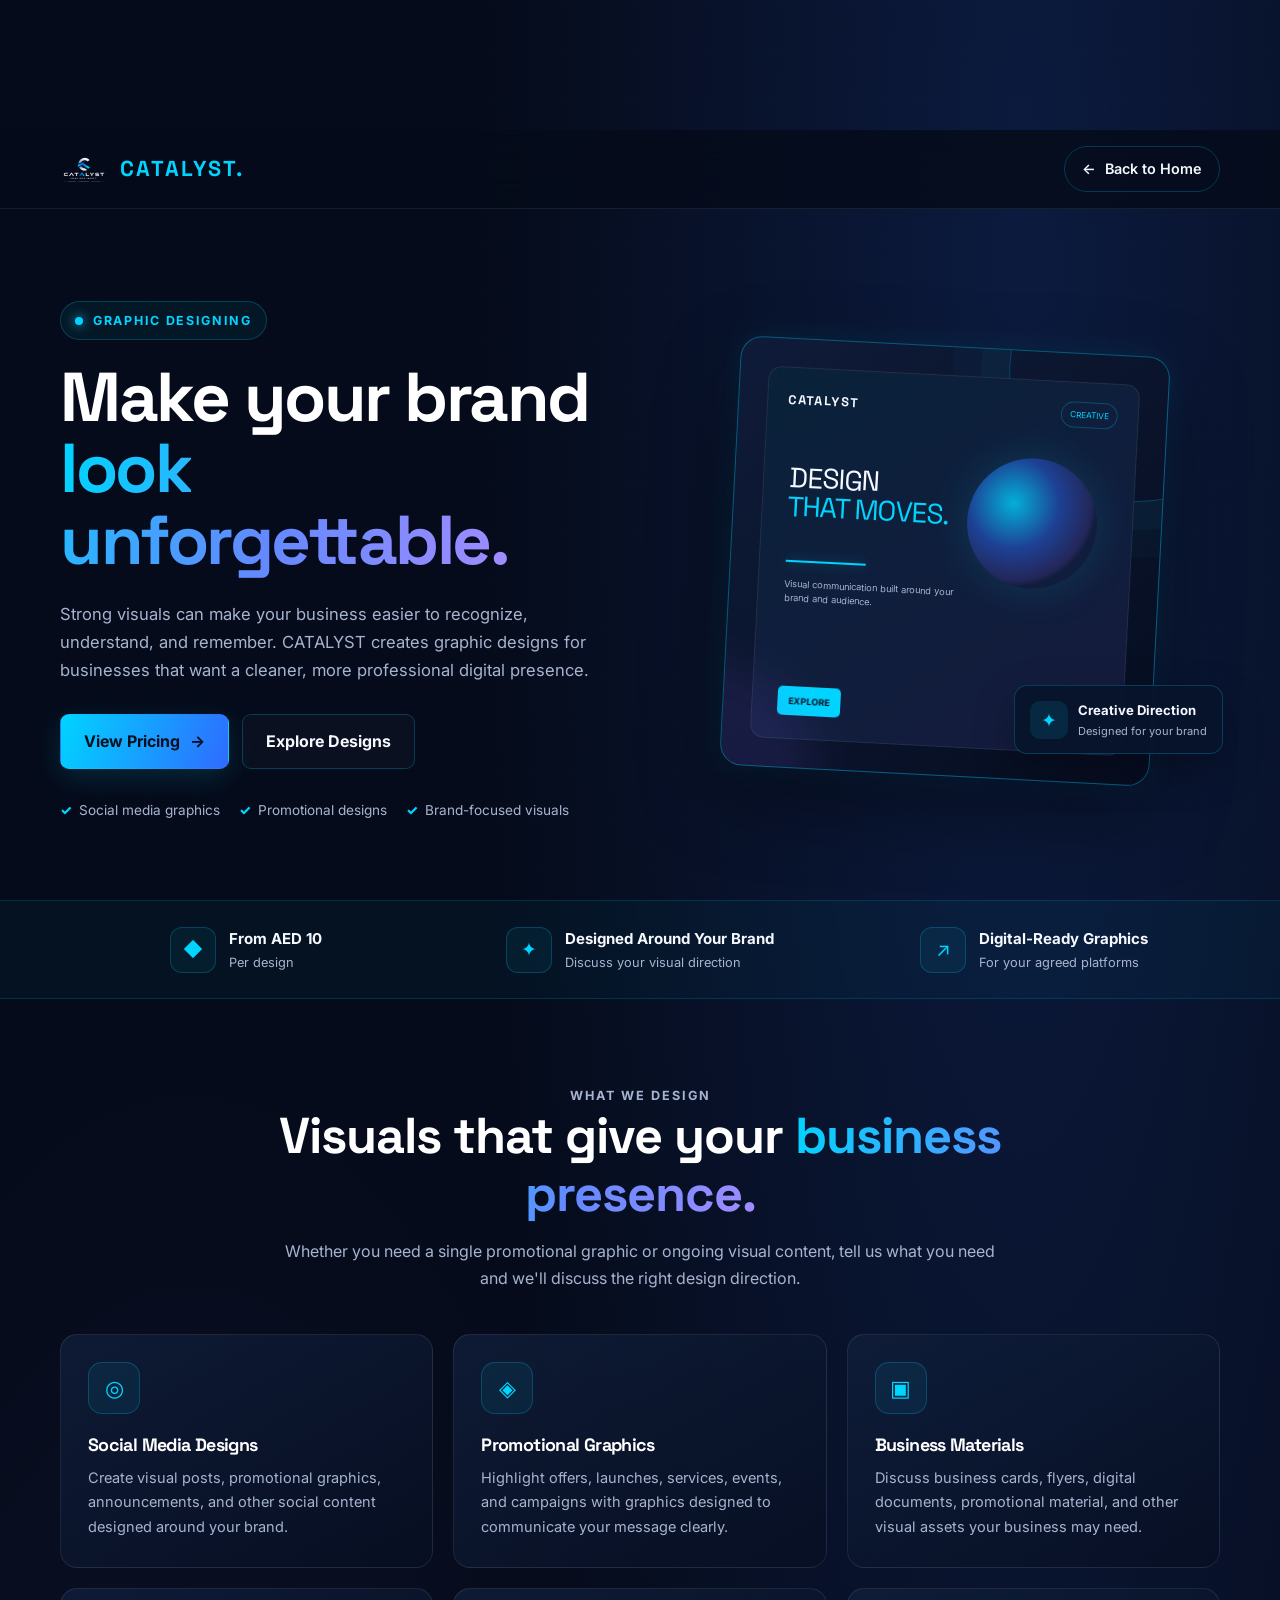
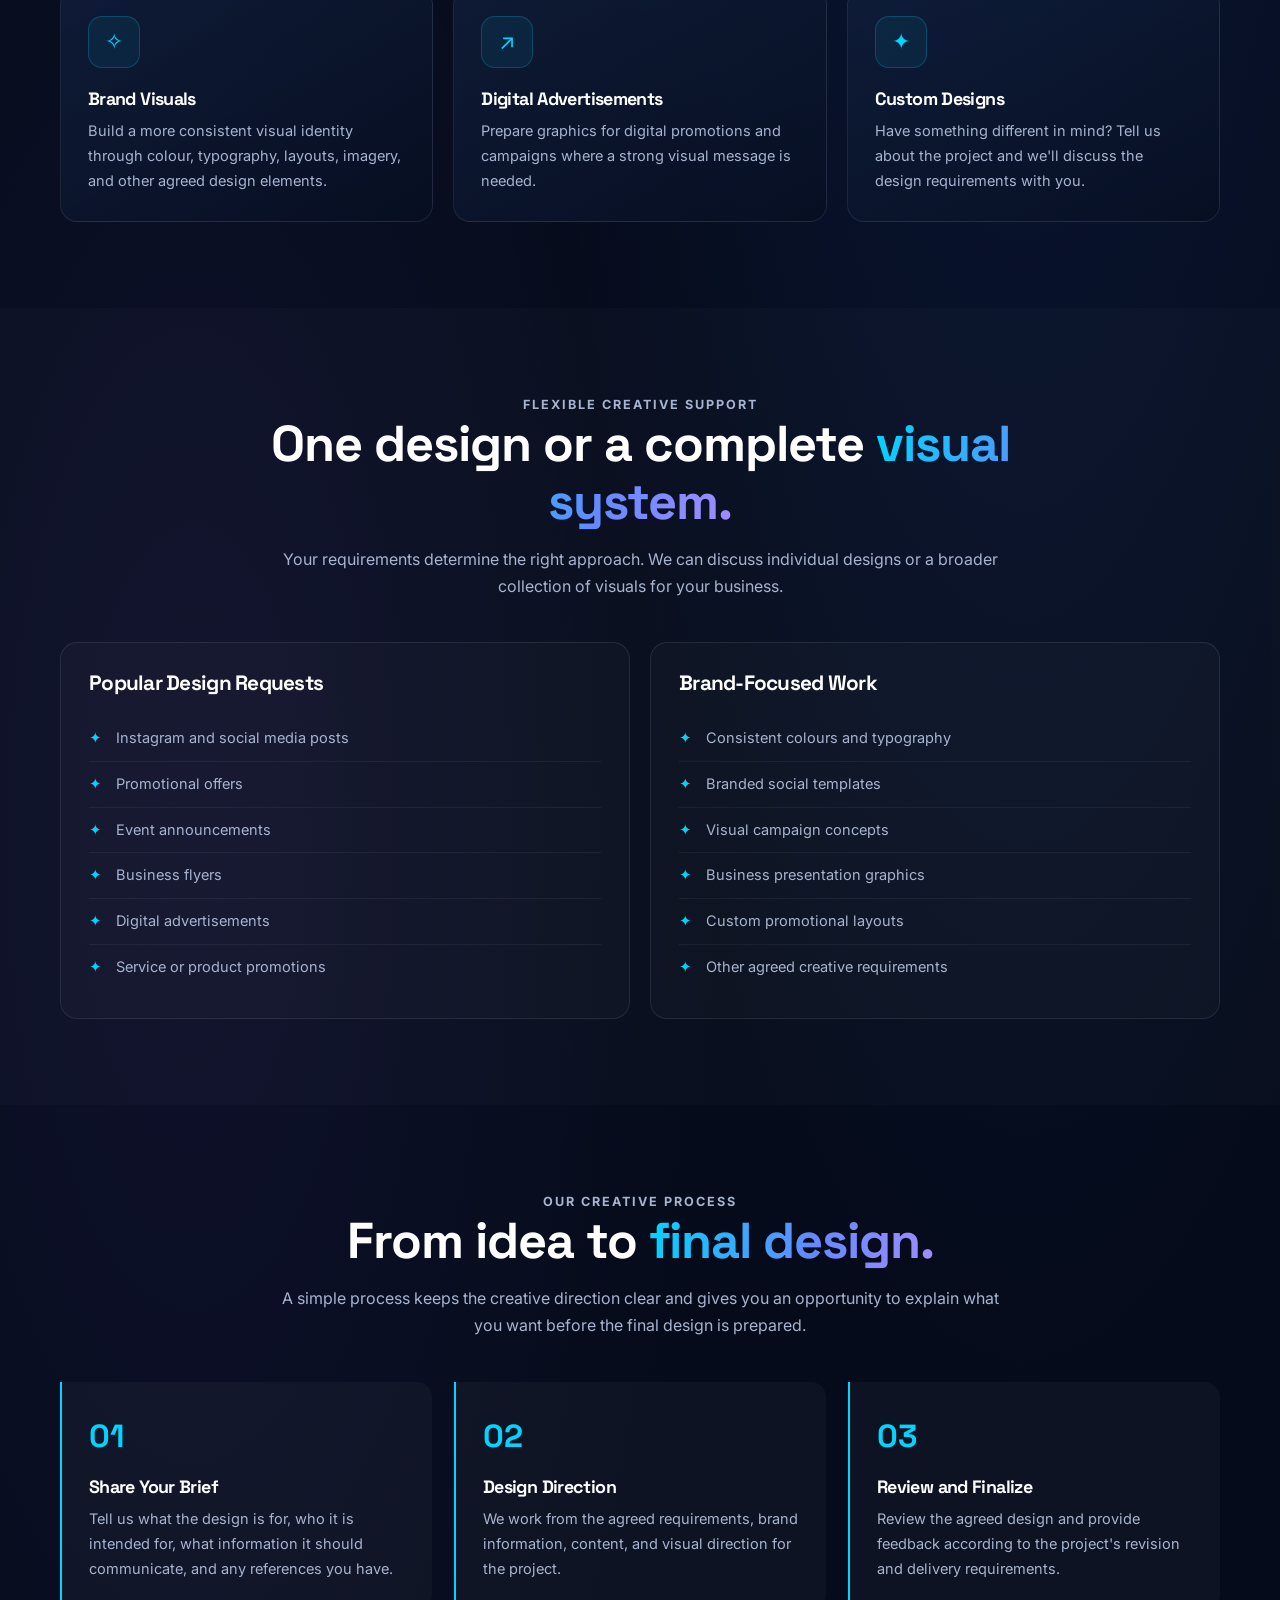
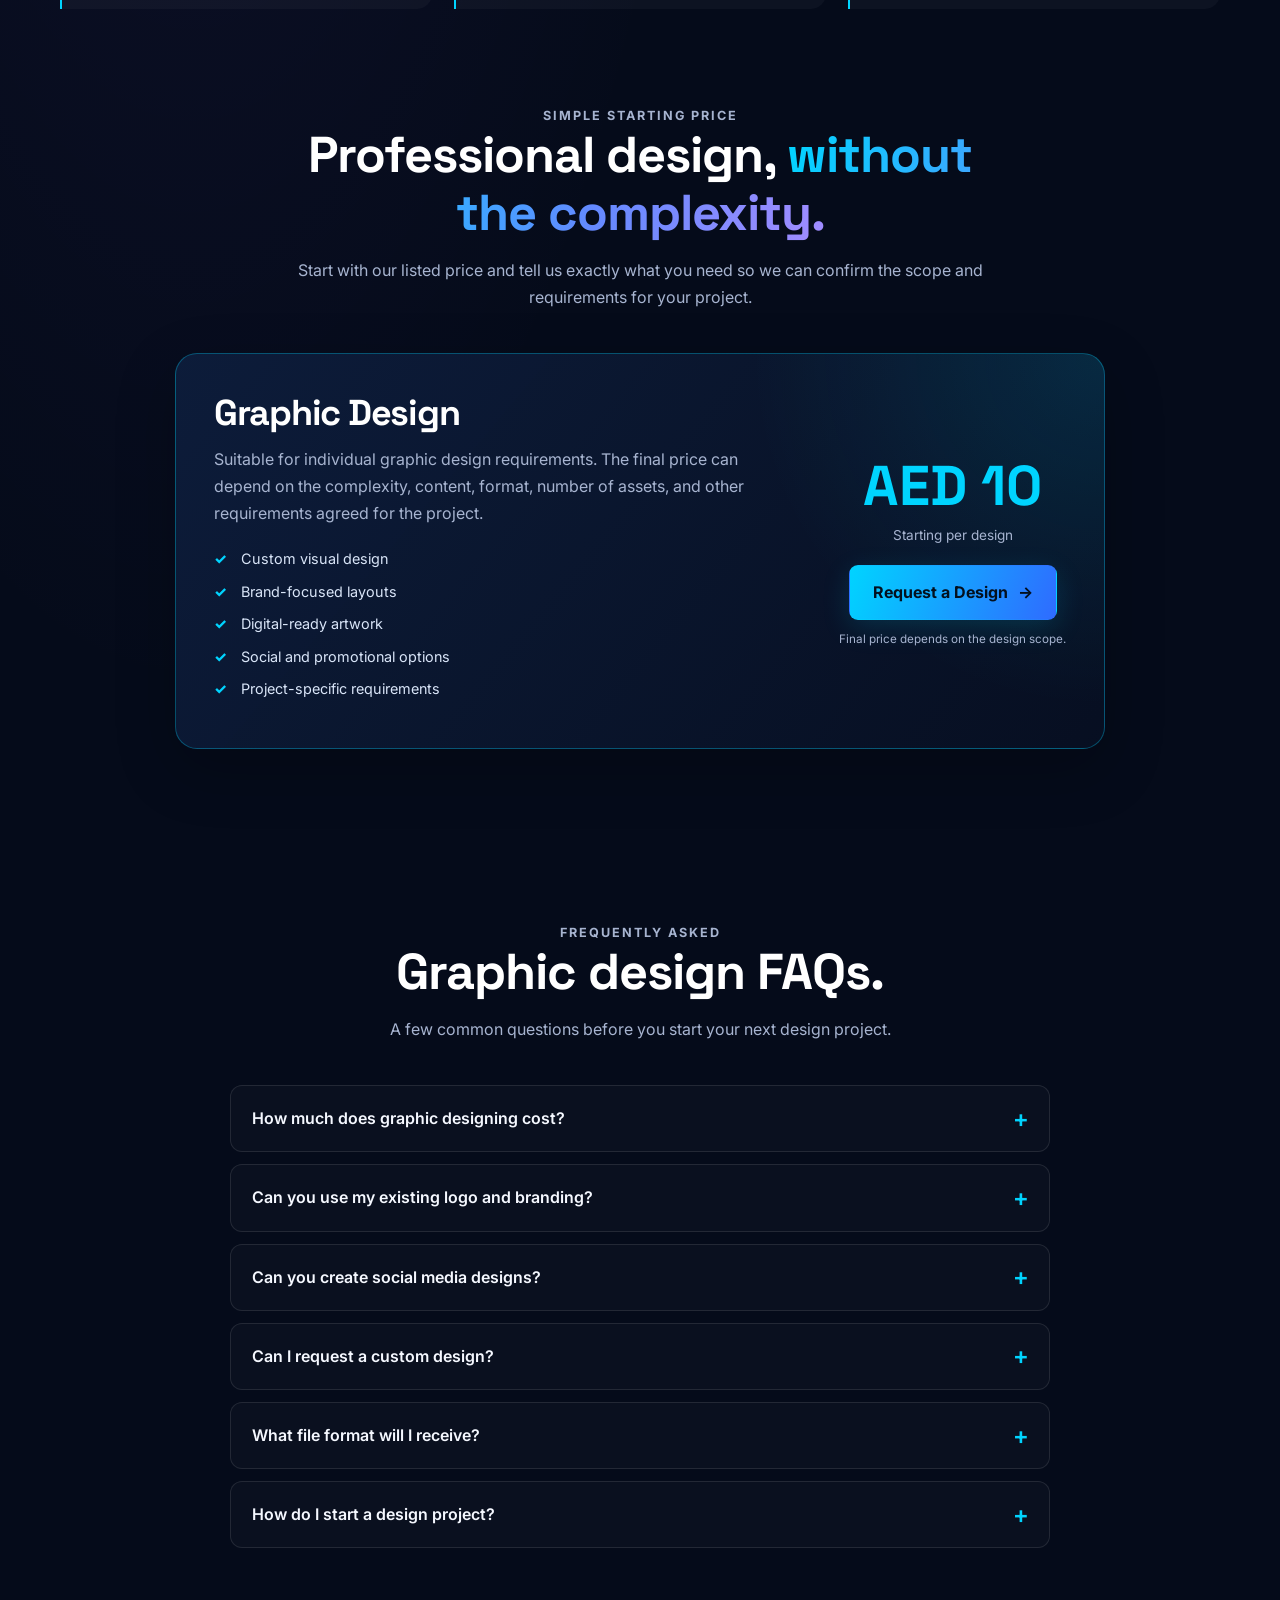
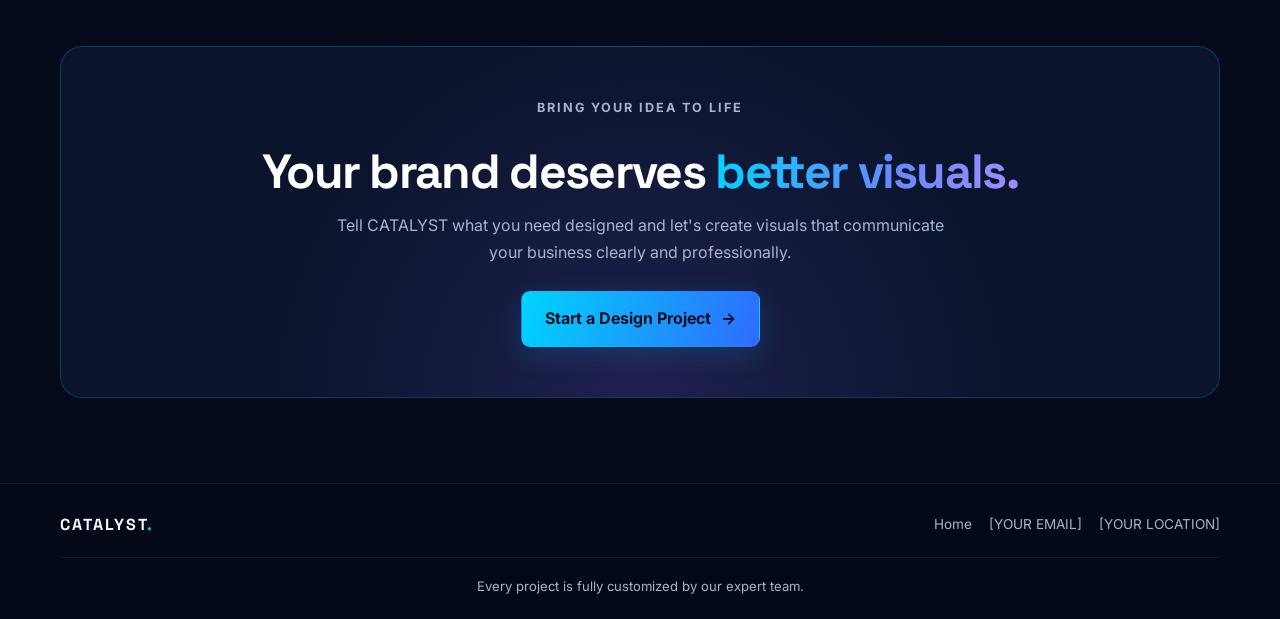
<file: catalyst-website/graphic-designing.html>
<!DOCTYPE html>
<html lang="en">
<head>
    <meta charset="UTF-8">
    <meta name="viewport" content="width=device-width, initial-scale=1.0">

    <title>Graphic Designing | CATALYST UAE</title>

    <meta name="description"
          content="Professional graphic designing services by CATALYST UAE. Social media designs, promotional graphics, business materials and more, starting from AED 10 per design.">

    <meta name="theme-color" content="#050B1A">

    <!-- Google Fonts -->
    <link rel="preconnect" href="https://fonts.googleapis.com">
    <link rel="preconnect" href="https://fonts.gstatic.com" crossorigin>

    <link href="https://fonts.googleapis.com/css2?family=Inter:wght@400;500;600;700&family=Space+Grotesk:wght@400;500;600;700&display=swap"
          rel="stylesheet">

    <!-- Shared website stylesheet -->
    <link rel="stylesheet" href="css/style.css">

    <!-- Page-specific styles -->
    <style>
        :root {
            --design-bg: #050B1A;
            --design-panel: #0C1730;
            --design-blue: #00D4FF;
            --design-electric: #2F6BFF;
            --design-purple: #8B5CFF;
            --design-white: #F5F8FF;
            --design-muted: #A7B4D0;
            --design-border: rgba(0, 212, 255, 0.22);
        }

        * {
            box-sizing: border-box;
        }

        html {
            scroll-behavior: smooth;
        }

        body {
            margin: 0;
            color: var(--design-white);
            background:
                radial-gradient(
                    ellipse at 80% 5%,
                    rgba(47, 107, 255, 0.16),
                    transparent 38%
                ),
                radial-gradient(
                    ellipse at 15% 45%,
                    rgba(139, 92, 255, 0.07),
                    transparent 35%
                ),
                var(--design-bg);
            font-family: "Inter", sans-serif;
            line-height: 1.7;
            overflow-x: hidden;
        }

        body::before {
            content: "";
            position: fixed;
            inset: 0;
            z-index: -1;
            pointer-events: none;
            opacity: 0.12;
            background-image:
                linear-gradient(
                    rgba(0, 212, 255, 0.12) 1px,
                    transparent 1px
                ),
                linear-gradient(
                    90deg,
                    rgba(0, 212, 255, 0.12) 1px,
                    transparent 1px
                );
            background-size: 48px 48px;
        }

        a {
            color: inherit;
            text-decoration: none;
        }

        .design-container {
            width: min(1160px, calc(100% - 40px));
            margin-inline: auto;
        }

        /* HEADER */

        .design-header {
            position: sticky;
            top: 0;
            z-index: 1000;
            border-bottom: 1px solid rgba(255, 255, 255, 0.08);
            background: rgba(5, 11, 26, 0.83);
            backdrop-filter: blur(18px);
            -webkit-backdrop-filter: blur(18px);
        }

        .design-header-inner {
            min-height: 78px;
            display: flex;
            align-items: center;
            justify-content: space-between;
            gap: 20px;
        }

        .design-brand {
            display: inline-flex;
            align-items: center;
            gap: 12px;
            font-family: "Space Grotesk", sans-serif;
            font-size: 1.35rem;
            font-weight: 700;
            letter-spacing: 2px;
        }

        .design-brand img {
            width: 48px;
            height: 48px;
            object-fit: contain;
        }

        .design-brand span {
            color: var(--design-blue);
        }

        .design-back {
            display: inline-flex;
            align-items: center;
            justify-content: center;
            gap: 9px;
            padding: 10px 17px;
            border: 1px solid var(--design-border);
            border-radius: 999px;
            font-size: 0.9rem;
            font-weight: 600;
            transition: 0.25s ease;
        }

        .design-back:hover {
            color: var(--design-blue);
            border-color: var(--design-blue);
            box-shadow: 0 0 22px rgba(0, 212, 255, 0.12);
            transform: translateY(-2px);
        }

        /* BUTTONS */

        .design-button {
            display: inline-flex;
            min-height: 49px;
            align-items: center;
            justify-content: center;
            gap: 10px;
            padding: 13px 23px;
            border: 1px solid transparent;
            border-radius: 9px;
            font: inherit;
            font-weight: 700;
            text-align: center;
            cursor: pointer;
            transition:
                transform 0.25s ease,
                box-shadow 0.25s ease,
                color 0.25s ease,
                border-color 0.25s ease;
        }

        .design-button:hover {
            transform: translateY(-3px);
        }

        .design-button-primary {
            color: #03101F;
            background: linear-gradient(
                110deg,
                var(--design-blue),
                var(--design-electric)
            );
            box-shadow: 0 8px 28px rgba(0, 212, 255, 0.15);
        }

        .design-button-primary:hover {
            box-shadow: 0 10px 35px rgba(0, 212, 255, 0.3);
        }

        .design-button-secondary {
            color: var(--design-white);
            background: rgba(255, 255, 255, 0.025);
            border-color: var(--design-border);
        }

        .design-button-secondary:hover {
            color: var(--design-blue);
            border-color: var(--design-blue);
        }

        /* HERO */

        .design-hero {
            padding: 92px 0 78px;
            overflow: hidden;
        }

        .design-hero-grid {
            display: grid;
            grid-template-columns: 1fr 1fr;
            align-items: center;
            gap: 60px;
        }

        .design-eyebrow {
            display: inline-flex;
            align-items: center;
            gap: 10px;
            margin: 0 0 22px;
            padding: 8px 14px;
            color: var(--design-blue);
            background: rgba(0, 212, 255, 0.06);
            border: 1px solid var(--design-border);
            border-radius: 999px;
            font-size: 0.78rem;
            font-weight: 700;
            letter-spacing: 1.7px;
            text-transform: uppercase;
        }

        .design-dot {
            width: 8px;
            height: 8px;
            border-radius: 50%;
            background: var(--design-blue);
            box-shadow: 0 0 12px var(--design-blue);
        }

        .design-hero h1 {
            margin: 0 0 24px;
            font-family: "Space Grotesk", sans-serif;
            font-size: clamp(2.8rem, 5.4vw, 5rem);
            font-weight: 700;
            line-height: 1.03;
            letter-spacing: -2.5px;
        }

        .design-gradient {
            color: var(--design-blue);
            background: linear-gradient(
                100deg,
                #00D4FF,
                #6489FF 58%,
                #A18CFF
            );
            -webkit-background-clip: text;
            background-clip: text;
            -webkit-text-fill-color: transparent;
        }

        .design-hero-description {
            max-width: 580px;
            margin: 0 0 29px;
            color: var(--design-muted);
            font-size: 1.04rem;
        }

        .design-hero-actions {
            display: flex;
            flex-wrap: wrap;
            gap: 13px;
            margin-bottom: 30px;
        }

        .design-trust-list {
            display: flex;
            flex-wrap: wrap;
            gap: 12px 19px;
            color: var(--design-muted);
            font-size: 0.85rem;
        }

        .design-trust-list span {
            display: inline-flex;
            align-items: center;
            gap: 7px;
        }

        .design-check {
            color: var(--design-blue);
            font-weight: 800;
        }

        /* DESIGN SHOWCASE */

        .design-showcase {
            position: relative;
            min-height: 430px;
            display: flex;
            align-items: center;
            justify-content: center;
            isolation: isolate;
        }

        .design-glow {
            position: absolute;
            z-index: -1;
            width: 330px;
            height: 330px;
            border-radius: 50%;
            background: radial-gradient(
                circle,
                rgba(139, 92, 255, 0.16),
                rgba(0, 212, 255, 0.08) 46%,
                transparent 72%
            );
            filter: blur(3px);
            animation: design-glow-pulse 5s ease-in-out infinite;
        }

        .design-artboard {
            position: relative;
            width: min(100%, 430px);
            aspect-ratio: 1 / 1;
            overflow: hidden;
            border: 1px solid rgba(0, 212, 255, 0.38);
            border-radius: 22px;
            background:
                linear-gradient(
                    135deg,
                    rgba(15, 28, 57, 0.98),
                    rgba(6, 13, 31, 0.98)
                );
            box-shadow:
                0 30px 80px rgba(0, 0, 0, 0.42),
                0 0 35px rgba(0, 212, 255, 0.1);
            transform: rotate(3deg);
            animation: design-board-float 6s ease-in-out infinite;
        }

        .design-artboard::before {
            content: "";
            position: absolute;
            width: 260px;
            height: 260px;
            top: -115px;
            right: -100px;
            border: 1px solid rgba(0, 212, 255, 0.25);
            border-radius: 50%;
            box-shadow:
                0 0 0 28px rgba(0, 212, 255, 0.035),
                0 0 0 56px rgba(0, 212, 255, 0.025);
        }

        .design-artboard::after {
            content: "";
            position: absolute;
            width: 220px;
            height: 220px;
            left: -125px;
            bottom: -120px;
            border-radius: 50%;
            background: rgba(139, 92, 255, 0.1);
            filter: blur(20px);
        }

        .design-canvas {
            position: absolute;
            inset: 28px;
            border: 1px solid rgba(255, 255, 255, 0.08);
            border-radius: 14px;
            background:
                linear-gradient(
                    145deg,
                    rgba(0, 212, 255, 0.07),
                    rgba(139, 92, 255, 0.09)
                ),
                #0A142B;
            overflow: hidden;
        }

        .design-canvas-top {
            position: absolute;
            top: 19px;
            left: 20px;
            right: 20px;
            display: flex;
            justify-content: space-between;
            align-items: center;
        }

        .design-canvas-brand {
            font-family: "Space Grotesk", sans-serif;
            font-size: 0.8rem;
            font-weight: 700;
            letter-spacing: 1.5px;
        }

        .design-canvas-tag {
            padding: 5px 8px;
            border: 1px solid rgba(0, 212, 255, 0.25);
            border-radius: 999px;
            color: var(--design-blue);
            font-size: 0.52rem;
            text-transform: uppercase;
        }

        .design-canvas-circle {
            position: absolute;
            top: 78px;
            right: 35px;
            width: 130px;
            height: 130px;
            border-radius: 50%;
            background:
                radial-gradient(
                    circle at 35% 35%,
                    rgba(0, 212, 255, 0.8),
                    rgba(47, 107, 255, 0.45) 38%,
                    rgba(139, 92, 255, 0.15) 65%,
                    transparent 70%
                );
            box-shadow: 0 0 45px rgba(0, 212, 255, 0.15);
        }

        .design-canvas-title {
            position: absolute;
            top: 95px;
            left: 25px;
            z-index: 2;
            max-width: 205px;
            font-family: "Space Grotesk", sans-serif;
            font-size: 1.75rem;
            line-height: 1.05;
            letter-spacing: -1px;
        }

        .design-canvas-title span {
            color: var(--design-blue);
        }

        .design-canvas-line {
            position: absolute;
            left: 26px;
            top: 192px;
            width: 80px;
            height: 2px;
            background: var(--design-blue);
            box-shadow: 0 0 12px rgba(0, 212, 255, 0.4);
        }

        .design-canvas-copy {
            position: absolute;
            left: 26px;
            top: 209px;
            max-width: 170px;
            color: var(--design-muted);
            font-size: 0.58rem;
            line-height: 1.5;
        }

        .design-canvas-bottom {
            position: absolute;
            right: 25px;
            bottom: 23px;
            left: 25px;
            display: flex;
            justify-content: space-between;
            align-items: center;
        }

        .design-canvas-button {
            padding: 7px 11px;
            border-radius: 5px;
            color: #03101F;
            background: var(--design-blue);
            font-size: 0.56rem;
            font-weight: 700;
        }

        .design-canvas-grid {
            display: flex;
            gap: 4px;
        }

        .design-canvas-grid span {
            width: 7px;
            height: 7px;
            border-radius: 2px;
            background: rgba(0, 212, 255, 0.35);
        }

        .design-floating-card {
            position: absolute;
            right: -3px;
            bottom: 22px;
            display: flex;
            align-items: center;
            gap: 10px;
            padding: 13px 15px;
            border: 1px solid var(--design-border);
            border-radius: 13px;
            background: rgba(8, 20, 43, 0.96);
            box-shadow: 0 15px 40px rgba(0, 0, 0, 0.27);
            animation: design-floating-card 4s ease-in-out infinite;
        }

        .design-floating-icon {
            display: grid;
            place-items: center;
            width: 38px;
            height: 38px;
            border-radius: 10px;
            color: var(--design-blue);
            background: rgba(0, 212, 255, 0.1);
            font-size: 1.2rem;
        }

        .design-floating-card strong,
        .design-floating-card small {
            display: block;
        }

        .design-floating-card strong {
            font-size: 0.82rem;
        }

        .design-floating-card small {
            color: var(--design-muted);
            font-size: 0.69rem;
        }

        /* HIGHLIGHTS */

        .design-highlights {
            border-block: 1px solid rgba(0, 212, 255, 0.14);
            background: rgba(0, 212, 255, 0.035);
        }

        .design-highlights-grid {
            display: grid;
            grid-template-columns: repeat(3, 1fr);
            gap: 22px;
            padding-block: 25px;
        }

        .design-highlight {
            display: flex;
            align-items: center;
            justify-content: center;
            gap: 13px;
        }

        .design-highlight-icon {
            display: grid;
            place-items: center;
            flex: 0 0 46px;
            width: 46px;
            height: 46px;
            border: 1px solid var(--design-border);
            border-radius: 12px;
            background: rgba(0, 212, 255, 0.06);
            color: var(--design-blue);
            font-size: 1.2rem;
        }

        .design-highlight strong,
        .design-highlight small {
            display: block;
        }

        .design-highlight strong {
            font-size: 0.94rem;
        }

        .design-highlight small {
            color: var(--design-muted);
            font-size: 0.8rem;
        }

        /* SECTIONS */

        .design-section {
            padding: 86px 0;
        }

        .design-section-heading {
            max-width: 740px;
            margin: 0 auto 42px;
            text-align: center;
        }

        .design-kicker {
            margin: 0 0 11px;
            color: var(--design-blue);
            font-size: 0.79rem;
            font-weight: 700;
            letter-spacing: 2px;
            text-transform: uppercase;
        }

        .design-section-heading h2 {
            margin: 0 0 15px;
            font-family: "Space Grotesk", sans-serif;
            font-size: clamp(2rem, 4vw, 3.15rem);
            line-height: 1.15;
            letter-spacing: -1px;
        }

        .design-section-heading p {
            margin: 0;
            color: var(--design-muted);
        }

        /* SERVICES */

        .design-service-grid {
            display: grid;
            grid-template-columns: repeat(3, minmax(0, 1fr));
            gap: 20px;
        }

        .design-service-card {
            min-height: 215px;
            padding: 27px;
            border: 1px solid rgba(255, 255, 255, 0.09);
            border-radius: 17px;
            background:
                linear-gradient(
                    150deg,
                    rgba(17, 31, 60, 0.78),
                    rgba(7, 15, 34, 0.8)
                );
            transition:
                transform 0.25s ease,
                border-color 0.25s ease,
                box-shadow 0.25s ease;
        }

        .design-service-card:hover {
            transform: translateY(-6px);
            border-color: var(--design-border);
            box-shadow: 0 15px 38px rgba(0, 0, 0, 0.22);
        }

        .design-service-icon {
            display: grid;
            place-items: center;
            width: 52px;
            height: 52px;
            margin-bottom: 20px;
            border: 1px solid var(--design-border);
            border-radius: 14px;
            background: rgba(0, 212, 255, 0.07);
            color: var(--design-blue);
            font-size: 1.35rem;
        }

        .design-service-card h3 {
            margin: 0 0 10px;
            font-family: "Space Grotesk", sans-serif;
            font-size: 1.12rem;
        }

        .design-service-card p {
            margin: 0;
            color: var(--design-muted);
            font-size: 0.91rem;
        }

        /* DESIGN TYPES */

        .design-types {
            display: grid;
            grid-template-columns: 1fr 1fr;
            gap: 20px;
        }

        .design-type-list {
            padding: 28px;
            border: 1px solid rgba(255, 255, 255, 0.09);
            border-radius: 17px;
            background: rgba(255, 255, 255, 0.025);
        }

        .design-type-list h3 {
            margin: 0 0 20px;
            font-family: "Space Grotesk", sans-serif;
            font-size: 1.3rem;
        }

        .design-type-list ul {
            margin: 0;
            padding: 0;
            list-style: none;
        }

        .design-type-list li {
            position: relative;
            padding: 10px 0 10px 27px;
            border-bottom: 1px solid rgba(255, 255, 255, 0.06);
            color: var(--design-muted);
            font-size: 0.91rem;
        }

        .design-type-list li:last-child {
            border-bottom: 0;
        }

        .design-type-list li::before {
            content: "✦";
            position: absolute;
            left: 0;
            color: var(--design-blue);
        }

        /* PROCESS */

        .design-process-grid {
            display: grid;
            grid-template-columns: repeat(3, minmax(0, 1fr));
            gap: 22px;
        }

        .design-process-card {
            padding: 27px;
            border-left: 2px solid var(--design-blue);
            border-radius: 0 15px 15px 0;
            background: rgba(255, 255, 255, 0.035);
        }

        .design-process-number {
            display: block;
            margin-bottom: 13px;
            color: var(--design-blue);
            font-family: "Space Grotesk", sans-serif;
            font-size: 2rem;
            font-weight: 700;
        }

        .design-process-card h3 {
            margin: 0 0 10px;
            font-family: "Space Grotesk", sans-serif;
            font-size: 1.12rem;
        }

        .design-process-card p {
            margin: 0;
            color: var(--design-muted);
            font-size: 0.91rem;
        }

        /* PRICING */

        .design-pricing-section {
            padding: 10px 0 87px;
        }

        .design-pricing-card {
            display: grid;
            grid-template-columns: 1fr auto;
            align-items: center;
            gap: 35px;
            max-width: 930px;
            margin-inline: auto;
            padding: 38px;
            border: 1px solid rgba(0, 212, 255, 0.32);
            border-radius: 22px;
            background:
                radial-gradient(
                    circle at 100% 0,
                    rgba(0, 212, 255, 0.12),
                    transparent 35%
                ),
                linear-gradient(
                    130deg,
                    rgba(13, 29, 59, 0.96),
                    rgba(7, 15, 34, 0.98)
                );
            box-shadow: 0 20px 60px rgba(0, 0, 0, 0.22);
        }

        .design-pricing-card h2 {
            margin: 0 0 10px;
            font-family: "Space Grotesk", sans-serif;
            font-size: clamp(1.65rem, 3vw, 2.25rem);
            line-height: 1.2;
        }

        .design-pricing-card > div:first-child > p {
            max-width: 550px;
            margin: 0;
            color: var(--design-muted);
        }

        .design-price-features {
            margin: 20px 0 0;
            padding: 0;
            list-style: none;
        }

        .design-price-features li {
            margin: 8px 0;
            color: #D9E5F8;
            font-size: 0.9rem;
        }

        .design-price-features li::before {
            content: "✓";
            margin-right: 10px;
            color: var(--design-blue);
            font-weight: 800;
        }

        .design-price-box {
            min-width: 215px;
            text-align: center;
        }

        .design-price {
            display: block;
            margin-bottom: 4px;
            color: var(--design-blue);
            font-family: "Space Grotesk", sans-serif;
            font-size: clamp(2.6rem, 5vw, 3.5rem);
            font-weight: 700;
            line-height: 1.2;
            white-space: nowrap;
        }

        .design-price-caption {
            display: block;
            margin-bottom: 18px;
            color: var(--design-muted);
            font-size: 0.85rem;
        }

        .design-price-note {
            display: block;
            margin-top: 10px;
            color: var(--design-muted);
            font-size: 0.73rem;
        }

        /* FAQ */

        .design-faq-list {
            max-width: 820px;
            margin-inline: auto;
        }

        .design-faq-list details {
            margin-bottom: 12px;
            border: 1px solid rgba(255, 255, 255, 0.1);
            border-radius: 12px;
            background: rgba(255, 255, 255, 0.025);
        }

        .design-faq-list summary {
            position: relative;
            padding: 19px 52px 19px 21px;
            font-weight: 600;
            cursor: pointer;
            list-style: none;
        }

        .design-faq-list summary::-webkit-details-marker {
            display: none;
        }

        .design-faq-list summary::after {
            content: "+";
            position: absolute;
            top: 50%;
            right: 20px;
            color: var(--design-blue);
            font-size: 1.5rem;
            transform: translateY(-50%);
        }

        .design-faq-list details[open] summary::after {
            content: "−";
        }

        .design-faq-answer {
            padding: 0 21px 20px;
            color: var(--design-muted);
            font-size: 0.92rem;
        }

        .design-faq-answer p {
            margin: 0;
        }

        /* CTA */

        .design-cta-section {
            padding: 0 0 85px;
        }

        .design-cta-box {
            padding: 50px 28px;
            border: 1px solid var(--design-border);
            border-radius: 22px;
            background:
                radial-gradient(
                    circle at 50% 100%,
                    rgba(139, 92, 255, 0.18),
                    transparent 55%
                ),
                rgba(12, 23, 48, 0.8);
            text-align: center;
        }

        .design-cta-box h2 {
            margin: 0 0 13px;
            font-family: "Space Grotesk", sans-serif;
            font-size: clamp(2rem, 4vw, 3rem);
            line-height: 1.15;
        }

        .design-cta-box p {
            max-width: 620px;
            margin: 0 auto 25px;
            color: var(--design-muted);
        }

        /* FOOTER */

        .design-footer {
            padding: 27px 0 22px;
            border-top: 1px solid rgba(255, 255, 255, 0.08);
            background: rgba(3, 8, 19, 0.5);
        }

        .design-footer-top {
            display: flex;
            align-items: center;
            justify-content: space-between;
            flex-wrap: wrap;
            gap: 20px;
            margin-bottom: 19px;
        }

        .design-footer-brand {
            font-family: "Space Grotesk", sans-serif;
            font-weight: 700;
            letter-spacing: 2px;
        }

        .design-footer-brand span {
            color: var(--design-blue);
        }

        .design-footer-contact {
            display: flex;
            flex-wrap: wrap;
            gap: 17px;
            color: var(--design-muted);
            font-size: 0.85rem;
        }

        .design-footer-contact a:hover {
            color: var(--design-blue);
        }

        .design-customized-note {
            margin: 18px 0 0;
            padding-top: 17px;
            border-top: 1px solid rgba(255, 255, 255, 0.07);
            color: var(--design-muted);
            font-size: 0.82rem;
            text-align: center;
        }

        /* ANIMATIONS */

        @keyframes design-board-float {
            0%, 100% {
                transform: translateY(0) rotate(3deg);
            }

            50% {
                transform: translateY(-11px) rotate(1deg);
            }
        }

        @keyframes design-glow-pulse {
            0%, 100% {
                transform: scale(1);
                opacity: 0.8;
            }

            50% {
                transform: scale(1.08);
                opacity: 1;
            }
        }

        @keyframes design-floating-card {
            0%, 100% {
                transform: translateY(0);
            }

            50% {
                transform: translateY(-8px);
            }
        }

        @media (prefers-reduced-motion: reduce) {
            *,
            *::before,
            *::after {
                scroll-behavior: auto !important;
                animation-duration: 0.01ms !important;
                animation-iteration-count: 1 !important;
                transition-duration: 0.01ms !important;
            }
        }

        /* TABLET */

        @media (max-width: 900px) {
            .design-hero {
                padding-top: 65px;
            }

            .design-hero-grid {
                grid-template-columns: 1fr;
                gap: 28px;
            }

            .design-hero-copy {
                text-align: center;
            }

            .design-eyebrow {
                justify-content: center;
            }

            .design-hero-description {
                margin-inline: auto;
            }

            .design-hero-actions,
            .design-trust-list {
                justify-content: center;
            }

            .design-showcase {
                min-height: 380px;
            }

            .design-service-grid {
                grid-template-columns: repeat(2, minmax(0, 1fr));
            }

            .design-process-grid {
                grid-template-columns: 1fr;
            }

            .design-highlights-grid {
                grid-template-columns: 1fr;
                gap: 16px;
            }

            .design-highlight {
                justify-content: flex-start;
                max-width: 310px;
                width: 100%;
                margin-inline: auto;
            }

            .design-pricing-card {
                grid-template-columns: 1fr;
                text-align: center;
            }

            .design-pricing-card > div:first-child > p {
                margin-inline: auto;
            }

            .design-price-features {
                display: inline-block;
                text-align: left;
            }
        }

        /* MOBILE */

        @media (max-width: 560px) {
            .design-container {
                width: min(100% - 28px, 1160px);
            }

            .design-header-inner {
                min-height: 68px;
                gap: 10px;
            }

            .design-brand {
                gap: 8px;
                font-size: 1.05rem;
                letter-spacing: 1.5px;
            }

            .design-brand img {
                width: 38px;
                height: 38px;
            }

            .design-back {
                padding: 9px 12px;
                font-size: 0.8rem;
            }

            .design-hero {
                padding: 53px 0 55px;
            }

            .design-hero h1 {
                font-size: clamp(2.55rem, 12vw, 3.5rem);
                letter-spacing: -1.5px;
            }

            .design-hero-description {
                font-size: 0.96rem;
            }

            .design-hero-actions {
                flex-direction: column;
            }

            .design-button {
                width: 100%;
            }

            .design-trust-list {
                gap: 10px 14px;
                font-size: 0.78rem;
            }

            .design-showcase {
                min-height: 310px;
            }

            .design-artboard {
                width: 90%;
            }

            .design-canvas {
                inset: 19px;
            }

            .design-canvas-title {
                top: 75px;
                left: 19px;
                max-width: 165px;
                font-size: 1.35rem;
            }

            .design-canvas-circle {
                top: 65px;
                right: 22px;
                width: 100px;
                height: 100px;
            }

            .design-canvas-line {
                left: 20px;
                top: 156px;
            }

            .design-canvas-copy {
                left: 20px;
                top: 172px;
                max-width: 140px;
            }

            .design-canvas-bottom {
                right: 18px;
                bottom: 17px;
                left: 18px;
            }

            .design-floating-card {
                right: -3px;
                bottom: 4px;
                padding: 9px 11px;
            }

            .design-floating-icon {
                width: 32px;
                height: 32px;
            }

            .design-floating-card strong {
                font-size: 0.74rem;
            }

            .design-floating-card small {
                font-size: 0.64rem;
            }

            .design-section {
                padding: 62px 0;
            }

            .design-section-heading {
                margin-bottom: 30px;
            }

            .design-service-grid {
                grid-template-columns: 1fr;
            }

            .design-service-card {
                min-height: 0;
                padding: 23px;
            }

            .design-types {
                grid-template-columns: 1fr;
            }

            .design-pricing-section {
                padding: 5px 0 65px;
            }

            .design-pricing-card {
                padding: 27px 20px;
                gap: 22px;
            }

            .design-cta-section {
                padding-bottom: 60px;
            }

            .design-cta-box {
                padding: 36px 20px;
            }

            .design-footer-top {
                align-items: flex-start;
                flex-direction: column;
            }

            .design-footer-contact {
                flex-direction: column;
                gap: 7px;
            }
        }
    </style>
</head>

<body>

    <!-- HEADER -->
    <header class="design-header">
        <div class="design-container design-header-inner">

            <!-- Your logo should be saved as assets/logo.png -->
            <a href="index.html"
               class="design-brand"
               aria-label="CATALYST home">

                <img src="assets/logo.png" alt="CATALYST logo">

                <span>
                    CATALYST<span>.</span>
                </span>
            </a>

            <a href="index.html" class="design-back">
                <span aria-hidden="true">←</span>
                Back to Home
            </a>

        </div>
    </header>

    <main>

        <!-- HERO -->
        <section class="design-hero">
            <div class="design-container design-hero-grid">

                <div class="design-hero-copy">

                    <p class="design-eyebrow">
                        <span class="design-dot"></span>
                        Graphic Designing
                    </p>

                    <h1>
                        Make your brand<br>
                        <span class="design-gradient">look unforgettable.</span>
                    </h1>

                    <p class="design-hero-description">
                        Strong visuals can make your business easier to
                        recognize, understand, and remember. CATALYST creates
                        graphic designs for businesses that want a cleaner,
                        more professional digital presence.
                    </p>

                    <div class="design-hero-actions">

                        <a href="#design-pricing"
                           class="design-button design-button-primary">

                            View Pricing
                            <span aria-hidden="true">→</span>

                        </a>

                        <a href="#design-services"
                           class="design-button design-button-secondary">

                            Explore Designs

                        </a>

                    </div>

                    <div class="design-trust-list">

                        <span>
                            <span class="design-check">✓</span>
                            Social media graphics
                        </span>

                        <span>
                            <span class="design-check">✓</span>
                            Promotional designs
                        </span>

                        <span>
                            <span class="design-check">✓</span>
                            Brand-focused visuals
                        </span>

                    </div>

                </div>

                <!-- CSS DESIGN SHOWCASE -->
                <div class="design-showcase"
                     aria-label="Graphic design showcase">

                    <div class="design-glow"></div>

                    <div class="design-artboard">

                        <div class="design-canvas">

                            <div class="design-canvas-top">

                                <span class="design-canvas-brand">
                                    CATALYST
                                </span>

                                <span class="design-canvas-tag">
                                    Creative
                                </span>

                            </div>

                            <div class="design-canvas-circle"></div>

                            <div class="design-canvas-title">
                                DESIGN<br>
                                <span>THAT MOVES.</span>
                            </div>

                            <div class="design-canvas-line"></div>

                            <p class="design-canvas-copy">
                                Visual communication built around
                                your brand and audience.
                            </p>

                            <div class="design-canvas-bottom">

                                <span class="design-canvas-button">
                                    EXPLORE
                                </span>

                                <span class="design-canvas-grid"
                                      aria-hidden="true">
                                    <span></span>
                                    <span></span>
                                    <span></span>
                                    <span></span>
                                </span>

                            </div>

                        </div>

                    </div>

                    <div class="design-floating-card">

                        <div class="design-floating-icon"
                             aria-hidden="true">
                            ✦
                        </div>

                        <div>
                            <strong>Creative Direction</strong>
                            <small>Designed for your brand</small>
                        </div>

                    </div>

                </div>

            </div>
        </section>

        <!-- HIGHLIGHTS -->
        <section class="design-highlights">
            <div class="design-container design-highlights-grid">

                <div class="design-highlight">

                    <span class="design-highlight-icon"
                          aria-hidden="true">
                        ◆
                    </span>

                    <div>
                        <strong>From AED 10</strong>
                        <small>Per design</small>
                    </div>

                </div>

                <div class="design-highlight">

                    <span class="design-highlight-icon"
                          aria-hidden="true">
                        ✦
                    </span>

                    <div>
                        <strong>Designed Around Your Brand</strong>
                        <small>Discuss your visual direction</small>
                    </div>

                </div>

                <div class="design-highlight">

                    <span class="design-highlight-icon"
                          aria-hidden="true">
                        ↗
                    </span>

                    <div>
                        <strong>Digital-Ready Graphics</strong>
                        <small>For your agreed platforms</small>
                    </div>

                </div>

            </div>
        </section>

        <!-- SERVICES -->
        <section class="design-section" id="design-services">

            <div class="design-container">

                <div class="design-section-heading">

                    <p class="design-kicker">
                        What we design
                    </p>

                    <h2>
                        Visuals that give your
                        <span class="design-gradient">
                            business presence.
                        </span>
                    </h2>

                    <p>
                        Whether you need a single promotional graphic or
                        ongoing visual content, tell us what you need and
                        we'll discuss the right design direction.
                    </p>

                </div>

                <div class="design-service-grid">

                    <article class="design-service-card">

                        <div class="design-service-icon"
                             aria-hidden="true">
                            ◎
                        </div>

                        <h3>Social Media Designs</h3>

                        <p>
                            Create visual posts, promotional graphics,
                            announcements, and other social content
                            designed around your brand.
                        </p>

                    </article>

                    <article class="design-service-card">

                        <div class="design-service-icon"
                             aria-hidden="true">
                            ◈
                        </div>

                        <h3>Promotional Graphics</h3>

                        <p>
                            Highlight offers, launches, services, events,
                            and campaigns with graphics designed to
                            communicate your message clearly.
                        </p>

                    </article>

                    <article class="design-service-card">

                        <div class="design-service-icon"
                             aria-hidden="true">
                            ▣
                        </div>

                        <h3>Business Materials</h3>

                        <p>
                            Discuss business cards, flyers, digital
                            documents, promotional material, and other
                            visual assets your business may need.
                        </p>

                    </article>

                    <article class="design-service-card">

                        <div class="design-service-icon"
                             aria-hidden="true">
                            ✧
                        </div>

                        <h3>Brand Visuals</h3>

                        <p>
                            Build a more consistent visual identity through
                            colour, typography, layouts, imagery, and
                            other agreed design elements.
                        </p>

                    </article>

                    <article class="design-service-card">

                        <div class="design-service-icon"
                             aria-hidden="true">
                            ↗
                        </div>

                        <h3>Digital Advertisements</h3>

                        <p>
                            Prepare graphics for digital promotions and
                            campaigns where a strong visual message is
                            needed.
                        </p>

                    </article>

                    <article class="design-service-card">

                        <div class="design-service-icon"
                             aria-hidden="true">
                            ✦
                        </div>

                        <h3>Custom Designs</h3>

                        <p>
                            Have something different in mind? Tell us
                            about the project and we'll discuss the
                            design requirements with you.
                        </p>

                    </article>

                </div>

            </div>

        </section>

        <!-- DESIGN TYPES -->
        <section class="design-section"
                 style="background: rgba(255,255,255,0.018);">

            <div class="design-container">

                <div class="design-section-heading">

                    <p class="design-kicker">
                        Flexible creative support
                    </p>

                    <h2>
                        One design or a complete
                        <span class="design-gradient">
                            visual system.
                        </span>
                    </h2>

                    <p>
                        Your requirements determine the right approach.
                        We can discuss individual designs or a broader
                        collection of visuals for your business.
                    </p>

                </div>

                <div class="design-types">

                    <div class="design-type-list">

                        <h3>Popular Design Requests</h3>

                        <ul>

                            <li>
                                Instagram and social media posts
                            </li>

                            <li>
                                Promotional offers
                            </li>

                            <li>
                                Event announcements
                            </li>

                            <li>
                                Business flyers
                            </li>

                            <li>
                                Digital advertisements
                            </li>

                            <li>
                                Service or product promotions
                            </li>

                        </ul>

                    </div>

                    <div class="design-type-list">

                        <h3>Brand-Focused Work</h3>

                        <ul>

                            <li>
                                Consistent colours and typography
                            </li>

                            <li>
                                Branded social templates
                            </li>

                            <li>
                                Visual campaign concepts
                            </li>

                            <li>
                                Business presentation graphics
                            </li>

                            <li>
                                Custom promotional layouts
                            </li>

                            <li>
                                Other agreed creative requirements
                            </li>

                        </ul>

                    </div>

                </div>

            </div>

        </section>

        <!-- PROCESS -->
        <section class="design-section"
                 id="design-process">

            <div class="design-container">

                <div class="design-section-heading">

                    <p class="design-kicker">
                        Our creative process
                    </p>

                    <h2>
                        From idea to
                        <span class="design-gradient">
                            final design.
                        </span>
                    </h2>

                    <p>
                        A simple process keeps the creative direction
                        clear and gives you an opportunity to explain
                        what you want before the final design is prepared.
                    </p>

                </div>

                <div class="design-process-grid">

                    <article class="design-process-card">

                        <span class="design-process-number">
                            01
                        </span>

                        <h3>
                            Share Your Brief
                        </h3>

                        <p>
                            Tell us what the design is for, who it is
                            intended for, what information it should
                            communicate, and any references you have.
                        </p>

                    </article>

                    <article class="design-process-card">

                        <span class="design-process-number">
                            02
                        </span>

                        <h3>
                            Design Direction
                        </h3>

                        <p>
                            We work from the agreed requirements,
                            brand information, content, and visual
                            direction for the project.
                        </p>

                    </article>

                    <article class="design-process-card">

                        <span class="design-process-number">
                            03
                        </span>

                        <h3>
                            Review and Finalize
                        </h3>

                        <p>
                            Review the agreed design and provide
                            feedback according to the project's
                            revision and delivery requirements.
                        </p>

                    </article>

                </div>

            </div>

        </section>

        <!-- PRICING -->
        <section class="design-pricing-section"
                 id="design-pricing">

            <div class="design-container">

                <div class="design-section-heading">

                    <p class="design-kicker">
                        Simple starting price
                    </p>

                    <h2>
                        Professional design,
                        <span class="design-gradient">
                            without the complexity.
                        </span>
                    </h2>

                    <p>
                        Start with our listed price and tell us exactly
                        what you need so we can confirm the scope and
                        requirements for your project.
                    </p>

                </div>

                <div class="design-pricing-card">

                    <div>

                        <h2>
                            Graphic Design
                        </h2>

                        <p>
                            Suitable for individual graphic design
                            requirements. The final price can depend
                            on the complexity, content, format, number
                            of assets, and other requirements agreed
                            for the project.
                        </p>

                        <ul class="design-price-features">

                            <li>
                                Custom visual design
                            </li>

                            <li>
                                Brand-focused layouts
                            </li>

                            <li>
                                Digital-ready artwork
                            </li>

                            <li>
                                Social and promotional options
                            </li>

                            <li>
                                Project-specific requirements
                            </li>

                        </ul>

                    </div>

                    <div class="design-price-box">

                        <span class="design-price">
                            AED 10
                        </span>

                        <span class="design-price-caption">
                            Starting per design
                        </span>

                        <a href="#"
                           class="design-button design-button-primary contact-whatsapp"
                           data-whatsapp-link
                           data-whatsapp-message="Hello CATALYST! I am interested in Graphic Designing, starting from AED 10 per design. Please discuss my requirements and available options with me.">

                            Request a Design

                            <span aria-hidden="true">
                                →
                            </span>

                        </a>

                        <small class="design-price-note">
                            Final price depends on the design scope.
                        </small>

                    </div>

                </div>

            </div>

        </section>

        <!-- FAQ -->
        <section class="design-section"
                 id="design-faq">

            <div class="design-container">

                <div class="design-section-heading">

                    <p class="design-kicker">
                        Frequently asked
                    </p>

                    <h2>
                        Graphic design FAQs.
                    </h2>

                    <p>
                        A few common questions before you start your
                        next design project.
                    </p>

                </div>

                <div class="design-faq-list">

                    <details>

                        <summary>
                            How much does graphic designing cost?
                        </summary>

                        <div class="design-faq-answer">

                            <p>
                                Our listed starting price is AED 10 per
                                design. The final price may vary depending
                                on complexity, content, dimensions,
                                quantity, revisions, and other requirements.
                            </p>

                        </div>

                    </details>

                    <details>

                        <summary>
                            Can you use my existing logo and branding?
                        </summary>

                        <div class="design-faq-answer">

                            <p>
                                Yes. You can provide your existing logo,
                                colours, fonts, brand guidelines, images,
                                and other relevant materials when discussing
                                the project.
                            </p>

                        </div>

                    </details>

                    <details>

                        <summary>
                            Can you create social media designs?
                        </summary>

                        <div class="design-faq-answer">

                            <p>
                                Yes. Social media posts, promotional
                                graphics, announcements, and other digital
                                visuals can be discussed as part of your
                                graphic design requirements.
                            </p>

                        </div>

                    </details>

                    <details>

                        <summary>
                            Can I request a custom design?
                        </summary>

                        <div class="design-faq-answer">

                            <p>
                                Absolutely. Send us your idea, reference
                                examples, required content, preferred
                                dimensions, and intended use so the project
                                can be discussed properly.
                            </p>

                        </div>

                    </details>

                    <details>

                        <summary>
                            What file format will I receive?
                        </summary>

                        <div class="design-faq-answer">

                            <p>
                                The appropriate delivery format depends
                                on how the design will be used. Discuss
                                your intended use with us so the required
                                output format can be agreed before work
                                begins.
                            </p>

                        </div>

                    </details>

                    <details>

                        <summary>
                            How do I start a design project?
                        </summary>

                        <div class="design-faq-answer">

                            <p>
                                Use the WhatsApp enquiry button and tell
                                us what you need, what the design is for,
                                and any references or materials you already
                                have.
                            </p>

                        </div>

                    </details>

                </div>

            </div>

        </section>

        <!-- FINAL CTA -->
        <section class="design-cta-section"
                 id="design-contact">

            <div class="design-container">

                <div class="design-cta-box">

                    <p class="design-kicker">
                        Bring your idea to life
                    </p>

                    <h2>
                        Your brand deserves
                        <span class="design-gradient">
                            better visuals.
                        </span>
                    </h2>

                    <p>
                        Tell CATALYST what you need designed and let's
                        create visuals that communicate your business
                        clearly and professionally.
                    </p>

                    <a href="#"
                       class="design-button design-button-primary contact-whatsapp"
                       data-whatsapp-link
                       data-whatsapp-message="Hello CATALYST! I would like to discuss a Graphic Designing project. Please let me know what information you need from me.">

                        Start a Design Project

                        <span aria-hidden="true">
                            →
                        </span>

                    </a>

                </div>

            </div>

        </section>

    </main>

    <!-- FOOTER -->
    <footer class="design-footer">

        <div class="design-container">

            <div class="design-footer-top">

                <a href="index.html"
                   class="design-footer-brand">

                    CATALYST<span>.</span>

                </a>

                <div class="design-footer-contact">

                    <a href="index.html">
                        Home
                    </a>

                    <!-- Replace these placeholders with your real details. -->

                    <a href="mailto:[YOUR EMAIL]">
                        [YOUR EMAIL]
                    </a>

                    <span>
                        [YOUR LOCATION]
                    </span>

                </div>

            </div>

            <p class="design-customized-note">
                Every project is fully customized by our expert team.
            </p>

        </div>

    </footer>

    <!-- Shared website JavaScript -->
    <script src="js/script.js" defer></script>

</body>
</html>
</file>
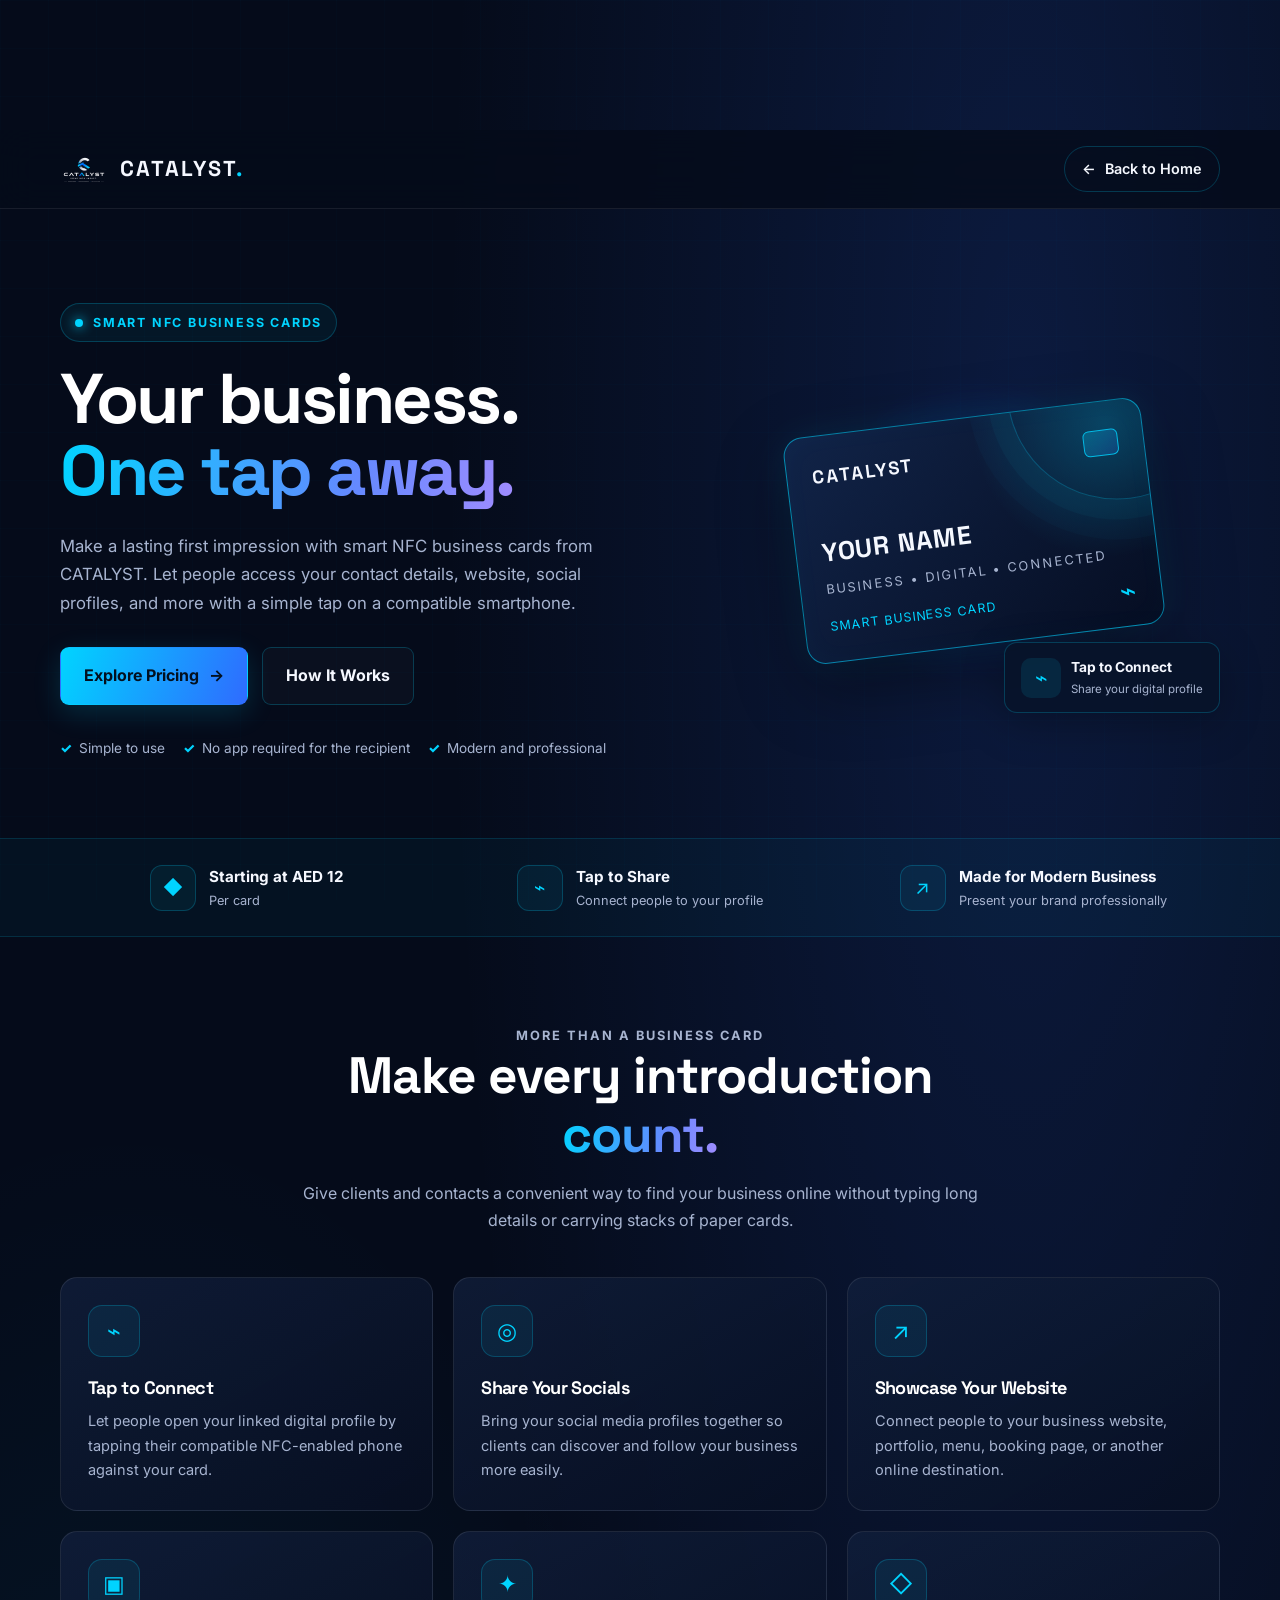
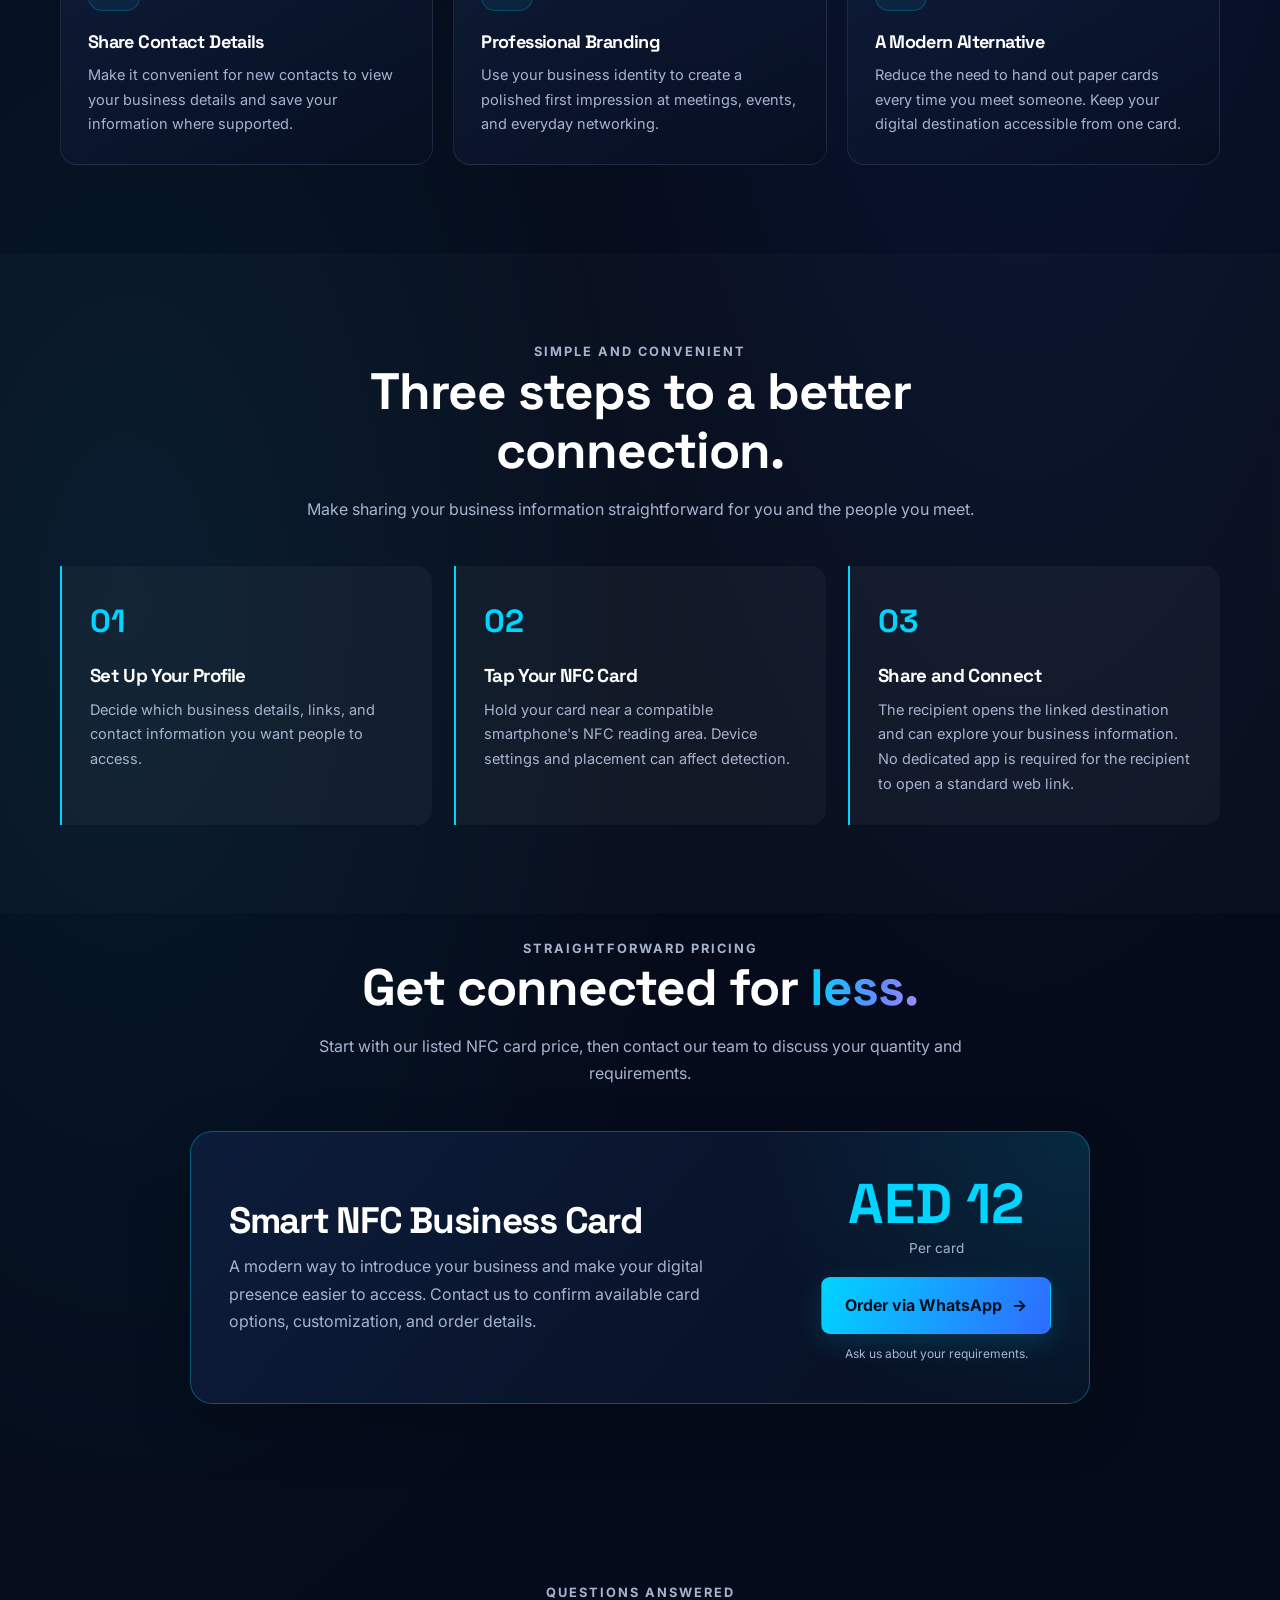
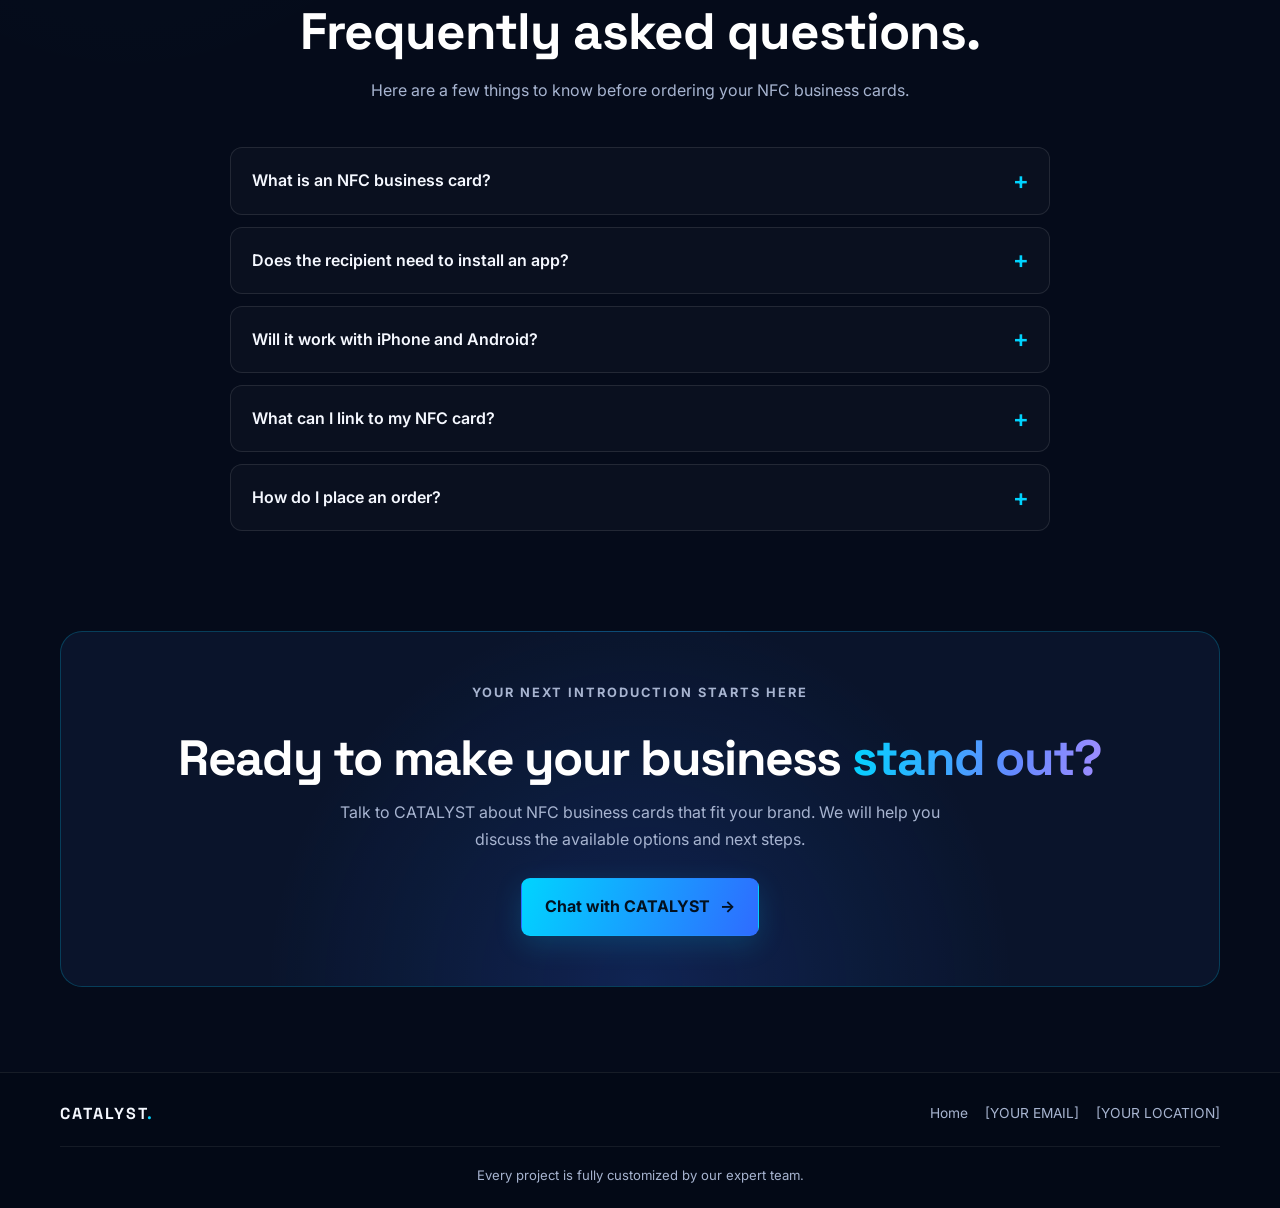
<file: catalyst-website/nfc-cards.html>
<!DOCTYPE html>
<html lang="en">
<head>
    <meta charset="UTF-8">
    <meta name="viewport" content="width=device-width, initial-scale=1.0">

    <title>NFC Business Cards | CATALYST UAE</title>

    <meta name="description"
          content="Discover smart NFC business cards by CATALYST. Share your contact details, website, social media, and portfolio with a simple tap. Starting from AED 12 per card.">

    <meta name="theme-color" content="#050B1A">

    <!-- Google Fonts -->
    <link rel="preconnect" href="https://fonts.googleapis.com">
    <link rel="preconnect" href="https://fonts.gstatic.com" crossorigin>

    <link href="https://fonts.googleapis.com/css2?family=Inter:wght@400;500;600;700&family=Space+Grotesk:wght@400;500;600;700&display=swap"
          rel="stylesheet">

    <!-- Main website stylesheet -->
    <link rel="stylesheet" href="css/style.css">

    <!-- NFC page-specific styles -->
    <style>
        :root {
            --nfc-bg: #050B1A;
            --nfc-panel: #0C1730;
            --nfc-blue: #00D4FF;
            --nfc-electric: #2F6BFF;
            --nfc-white: #F5F8FF;
            --nfc-muted: #A7B4D0;
            --nfc-border: rgba(0, 212, 255, 0.22);
        }

        * {
            box-sizing: border-box;
        }

        html {
            scroll-behavior: smooth;
        }

        body {
            margin: 0;
            background:
                radial-gradient(
                    ellipse at 80% 10%,
                    rgba(47, 107, 255, 0.16),
                    transparent 40%
                ),
                radial-gradient(
                    ellipse at 10% 50%,
                    rgba(0, 212, 255, 0.07),
                    transparent 35%
                ),
                var(--nfc-bg);
            color: var(--nfc-white);
            font-family: "Inter", sans-serif;
            line-height: 1.7;
            overflow-x: hidden;
        }

        body::before {
            content: "";
            position: fixed;
            inset: 0;
            pointer-events: none;
            z-index: -1;
            opacity: 0.14;
            background-image:
                linear-gradient(
                    rgba(0, 212, 255, 0.12) 1px,
                    transparent 1px
                ),
                linear-gradient(
                    90deg,
                    rgba(0, 212, 255, 0.12) 1px,
                    transparent 1px
                );
            background-size: 48px 48px;
        }

        a {
            color: inherit;
            text-decoration: none;
        }

        button,
        a {
            -webkit-tap-highlight-color: transparent;
        }

        .nfc-container {
            width: min(1160px, calc(100% - 40px));
            margin-inline: auto;
        }

        /* Header */

        .nfc-header {
            position: sticky;
            top: 0;
            z-index: 1000;
            background: rgba(5, 11, 26, 0.82);
            border-bottom: 1px solid rgba(255, 255, 255, 0.08);
            backdrop-filter: blur(18px);
            -webkit-backdrop-filter: blur(18px);
        }

        .nfc-header-inner {
            min-height: 78px;
            display: flex;
            align-items: center;
            justify-content: space-between;
            gap: 20px;
        }

        .nfc-brand {
            display: inline-flex;
            align-items: center;
            gap: 12px;
            font-family: "Space Grotesk", sans-serif;
            font-weight: 700;
            font-size: 1.35rem;
            letter-spacing: 2px;
        }

        .nfc-brand img {
            width: 48px;
            height: 48px;
            object-fit: contain;
        }

        .nfc-brand-name span {
            color: var(--nfc-blue);
        }

        .nfc-back-link {
            display: inline-flex;
            align-items: center;
            justify-content: center;
            gap: 9px;
            padding: 10px 17px;
            border: 1px solid var(--nfc-border);
            border-radius: 999px;
            color: var(--nfc-white);
            font-size: 0.9rem;
            font-weight: 600;
            transition: 0.25s ease;
        }

        .nfc-back-link:hover {
            color: var(--nfc-blue);
            border-color: var(--nfc-blue);
            box-shadow: 0 0 22px rgba(0, 212, 255, 0.13);
            transform: translateY(-2px);
        }

        /* Buttons */

        .nfc-button {
            display: inline-flex;
            align-items: center;
            justify-content: center;
            gap: 10px;
            padding: 14px 23px;
            min-height: 48px;
            border: 1px solid transparent;
            border-radius: 9px;
            font: inherit;
            font-weight: 700;
            text-align: center;
            cursor: pointer;
            transition:
                transform 0.25s ease,
                box-shadow 0.25s ease,
                background 0.25s ease;
        }

        .nfc-button:hover {
            transform: translateY(-3px);
        }

        .nfc-button-primary {
            background: linear-gradient(
                110deg,
                var(--nfc-blue),
                var(--nfc-electric)
            );
            color: #03101F;
            box-shadow: 0 8px 28px rgba(0, 212, 255, 0.16);
        }

        .nfc-button-primary:hover {
            box-shadow: 0 10px 35px rgba(0, 212, 255, 0.3);
        }

        .nfc-button-secondary {
            border-color: var(--nfc-border);
            background: rgba(255, 255, 255, 0.025);
            color: var(--nfc-white);
        }

        .nfc-button-secondary:hover {
            border-color: var(--nfc-blue);
            color: var(--nfc-blue);
        }

        /* Hero */

        .nfc-hero {
            position: relative;
            padding: 94px 0 78px;
            overflow: hidden;
        }

        .nfc-hero-grid {
            display: grid;
            grid-template-columns: 1.1fr 0.9fr;
            gap: 65px;
            align-items: center;
        }

        .nfc-eyebrow {
            display: inline-flex;
            align-items: center;
            gap: 10px;
            margin: 0 0 22px;
            padding: 8px 14px;
            border: 1px solid var(--nfc-border);
            border-radius: 999px;
            background: rgba(0, 212, 255, 0.06);
            color: var(--nfc-blue);
            font-size: 0.78rem;
            font-weight: 700;
            letter-spacing: 1.8px;
            text-transform: uppercase;
        }

        .nfc-status-dot {
            width: 8px;
            height: 8px;
            flex: 0 0 8px;
            border-radius: 50%;
            background: var(--nfc-blue);
            box-shadow: 0 0 12px var(--nfc-blue);
        }

        .nfc-hero h1 {
            margin: 0 0 24px;
            font-family: "Space Grotesk", sans-serif;
            font-size: clamp(2.8rem, 5.5vw, 5rem);
            line-height: 1.02;
            letter-spacing: -2.5px;
        }

        .nfc-gradient-text {
            color: var(--nfc-blue);
            background: linear-gradient(
                100deg,
                #00D4FF,
                #6489FF 65%,
                #A18CFF
            );
            -webkit-background-clip: text;
            background-clip: text;
            -webkit-text-fill-color: transparent;
        }

        .nfc-hero-description {
            max-width: 570px;
            margin: 0 0 30px;
            color: var(--nfc-muted);
            font-size: 1.05rem;
        }

        .nfc-hero-actions {
            display: flex;
            flex-wrap: wrap;
            gap: 14px;
            margin-bottom: 32px;
        }

        .nfc-trust-line {
            display: flex;
            flex-wrap: wrap;
            gap: 18px;
            color: var(--nfc-muted);
            font-size: 0.85rem;
        }

        .nfc-trust-line span {
            display: inline-flex;
            align-items: center;
            gap: 7px;
        }

        .nfc-check {
            color: var(--nfc-blue);
            font-weight: 800;
        }

        /* Animated NFC visual */

        .nfc-visual {
            min-height: 420px;
            position: relative;
            display: flex;
            align-items: center;
            justify-content: center;
            isolation: isolate;
        }

        .nfc-orb {
            position: absolute;
            width: 310px;
            height: 310px;
            border-radius: 50%;
            background: radial-gradient(
                circle,
                rgba(0, 212, 255, 0.16),
                rgba(47, 107, 255, 0.08) 45%,
                transparent 72%
            );
            filter: blur(4px);
            animation: nfc-orb-float 5s ease-in-out infinite;
            z-index: -1;
        }

        .nfc-card-art {
            position: relative;
            width: min(100%, 360px);
            aspect-ratio: 1.58 / 1;
            padding: 25px;
            overflow: hidden;
            border: 1px solid rgba(0, 212, 255, 0.55);
            border-radius: 19px;
            background:
                radial-gradient(
                    circle at 90% 10%,
                    rgba(0, 212, 255, 0.24),
                    transparent 35%
                ),
                linear-gradient(
                    135deg,
                    rgba(17, 36, 72, 0.98),
                    rgba(6, 14, 34, 0.98)
                );
            box-shadow:
                0 25px 70px rgba(0, 0, 0, 0.4),
                0 0 36px rgba(0, 212, 255, 0.11),
                inset 0 0 30px rgba(0, 212, 255, 0.025);
            transform: rotate(-7deg);
            animation: nfc-card-float 6s ease-in-out infinite;
        }

        .nfc-card-art::before {
            content: "";
            position: absolute;
            width: 220px;
            height: 220px;
            top: -120px;
            right: -90px;
            border: 1px solid rgba(0, 212, 255, 0.25);
            border-radius: 50%;
            box-shadow:
                0 0 0 20px rgba(0, 212, 255, 0.035),
                0 0 0 40px rgba(0, 212, 255, 0.025);
        }

        .nfc-card-top {
            display: flex;
            align-items: center;
            justify-content: space-between;
            gap: 12px;
            position: relative;
            z-index: 1;
        }

        .nfc-card-logo {
            font-family: "Space Grotesk", sans-serif;
            font-size: 1.15rem;
            font-weight: 700;
            letter-spacing: 2px;
        }

        .nfc-card-chip {
            width: 35px;
            height: 26px;
            border: 1px solid rgba(0, 212, 255, 0.8);
            border-radius: 6px;
            background: linear-gradient(
                135deg,
                rgba(0, 212, 255, 0.25),
                rgba(47, 107, 255, 0.2)
            );
        }

        .nfc-card-main {
            position: relative;
            z-index: 1;
            margin-top: 39px;
        }

        .nfc-card-main strong {
            display: block;
            font-family: "Space Grotesk", sans-serif;
            font-size: 1.6rem;
            letter-spacing: 1px;
        }

        .nfc-card-main p {
            margin: 4px 0 0;
            color: var(--nfc-muted);
            font-size: 0.8rem;
            letter-spacing: 2px;
            text-transform: uppercase;
        }

        .nfc-card-bottom {
            position: absolute;
            right: 25px;
            bottom: 22px;
            left: 25px;
            display: flex;
            align-items: center;
            justify-content: space-between;
            gap: 12px;
            color: var(--nfc-blue);
            font-size: 0.78rem;
            letter-spacing: 1px;
            text-transform: uppercase;
        }

        .nfc-tap-symbol {
            font-size: 1.7rem;
            line-height: 1;
        }

        .nfc-scan-tag {
            position: absolute;
            right: 0;
            bottom: 28px;
            display: flex;
            align-items: center;
            gap: 10px;
            padding: 13px 16px;
            border: 1px solid var(--nfc-border);
            border-radius: 13px;
            background: rgba(8, 20, 43, 0.93);
            box-shadow: 0 12px 40px rgba(0, 0, 0, 0.25);
            animation: nfc-tag-float 4s ease-in-out infinite;
        }

        .nfc-scan-icon {
            display: grid;
            place-items: center;
            width: 40px;
            height: 40px;
            border-radius: 10px;
            background: rgba(0, 212, 255, 0.1);
            color: var(--nfc-blue);
            font-size: 1.3rem;
        }

        .nfc-scan-tag strong,
        .nfc-scan-tag small {
            display: block;
        }

        .nfc-scan-tag strong {
            font-size: 0.86rem;
        }

        .nfc-scan-tag small {
            color: var(--nfc-muted);
            font-size: 0.72rem;
        }

        /* Price strip */

        .nfc-price-strip {
            border-block: 1px solid rgba(0, 212, 255, 0.14);
            background: rgba(0, 212, 255, 0.035);
        }

        .nfc-price-strip-inner {
            display: grid;
            grid-template-columns: repeat(3, 1fr);
            gap: 20px;
            padding-block: 25px;
        }

        .nfc-price-item {
            display: flex;
            align-items: center;
            justify-content: center;
            gap: 13px;
            text-align: left;
        }

        .nfc-price-icon {
            display: grid;
            place-items: center;
            width: 46px;
            height: 46px;
            flex: 0 0 46px;
            border: 1px solid var(--nfc-border);
            border-radius: 12px;
            background: rgba(0, 212, 255, 0.06);
            color: var(--nfc-blue);
            font-size: 1.2rem;
        }

        .nfc-price-item strong {
            display: block;
            color: var(--nfc-white);
            font-size: 0.95rem;
        }

        .nfc-price-item small {
            display: block;
            color: var(--nfc-muted);
            font-size: 0.8rem;
        }

        /* Main content sections */

        .nfc-section {
            padding: 88px 0;
        }

        .nfc-section-heading {
            max-width: 720px;
            margin: 0 auto 43px;
            text-align: center;
        }

        .nfc-section-kicker {
            margin: 0 0 12px;
            color: var(--nfc-blue);
            font-size: 0.8rem;
            font-weight: 700;
            letter-spacing: 2px;
            text-transform: uppercase;
        }

        .nfc-section-heading h2 {
            margin: 0 0 15px;
            font-family: "Space Grotesk", sans-serif;
            font-size: clamp(2rem, 4vw, 3.2rem);
            line-height: 1.15;
            letter-spacing: -1px;
        }

        .nfc-section-heading p {
            margin: 0;
            color: var(--nfc-muted);
        }

        .nfc-feature-grid {
            display: grid;
            grid-template-columns: repeat(3, minmax(0, 1fr));
            gap: 20px;
        }

        .nfc-feature-card {
            min-height: 220px;
            padding: 27px;
            border: 1px solid rgba(255, 255, 255, 0.09);
            border-radius: 17px;
            background: linear-gradient(
                150deg,
                rgba(17, 31, 60, 0.78),
                rgba(7, 15, 34, 0.8)
            );
            transition:
                border-color 0.25s ease,
                transform 0.25s ease,
                box-shadow 0.25s ease;
        }

        .nfc-feature-card:hover {
            transform: translateY(-6px);
            border-color: var(--nfc-border);
            box-shadow: 0 15px 38px rgba(0, 0, 0, 0.2);
        }

        .nfc-feature-icon {
            display: grid;
            place-items: center;
            width: 52px;
            height: 52px;
            margin-bottom: 20px;
            border: 1px solid var(--nfc-border);
            border-radius: 14px;
            background: rgba(0, 212, 255, 0.07);
            color: var(--nfc-blue);
            font-size: 1.45rem;
        }

        .nfc-feature-card h3 {
            margin: 0 0 10px;
            font-family: "Space Grotesk", sans-serif;
            font-size: 1.13rem;
        }

        .nfc-feature-card p {
            margin: 0;
            color: var(--nfc-muted);
            font-size: 0.91rem;
        }

        /* How it works */

        .nfc-how-grid {
            display: grid;
            grid-template-columns: repeat(3, minmax(0, 1fr));
            gap: 22px;
        }

        .nfc-step-card {
            position: relative;
            padding: 28px;
            border-left: 2px solid var(--nfc-blue);
            border-radius: 0 15px 15px 0;
            background: rgba(255, 255, 255, 0.035);
        }

        .nfc-step-number {
            display: inline-block;
            margin-bottom: 17px;
            color: var(--nfc-blue);
            font-family: "Space Grotesk", sans-serif;
            font-size: 2rem;
            font-weight: 700;
        }

        .nfc-step-card h3 {
            margin: 0 0 10px;
            font-family: "Space Grotesk", sans-serif;
        }

        .nfc-step-card p {
            margin: 0;
            color: var(--nfc-muted);
            font-size: 0.91rem;
        }

        /* Pricing */

        .nfc-pricing-section {
            padding: 25px 0 90px;
        }

        .nfc-pricing-card {
            position: relative;
            display: grid;
            grid-template-columns: 1fr auto;
            align-items: center;
            gap: 35px;
            max-width: 900px;
            margin-inline: auto;
            padding: 38px;
            overflow: hidden;
            border: 1px solid rgba(0, 212, 255, 0.33);
            border-radius: 22px;
            background:
                radial-gradient(
                    circle at 100% 0,
                    rgba(0, 212, 255, 0.12),
                    transparent 35%
                ),
                linear-gradient(
                    130deg,
                    rgba(13, 29, 59, 0.96),
                    rgba(7, 15, 34, 0.98)
                );
            box-shadow: 0 20px 60px rgba(0, 0, 0, 0.22);
        }

        .nfc-pricing-card h2 {
            margin: 0 0 10px;
            font-family: "Space Grotesk", sans-serif;
            font-size: clamp(1.7rem, 3vw, 2.3rem);
        }

        .nfc-pricing-card p {
            max-width: 510px;
            margin: 0;
            color: var(--nfc-muted);
        }

        .nfc-price-value {
            margin-bottom: 17px;
            text-align: center;
        }

        .nfc-price-value strong {
            display: block;
            color: var(--nfc-blue);
            font-family: "Space Grotesk", sans-serif;
            font-size: clamp(2.5rem, 5vw, 3.5rem);
            line-height: 1.2;
            white-space: nowrap;
        }

        .nfc-price-value span {
            display: block;
            color: var(--nfc-muted);
            font-size: 0.85rem;
        }

        .nfc-pricing-action {
            text-align: center;
        }

        .nfc-pricing-action small {
            display: block;
            margin-top: 10px;
            color: var(--nfc-muted);
            font-size: 0.75rem;
        }

        /* FAQ */

        .nfc-faq-list {
            max-width: 820px;
            margin-inline: auto;
        }

        .nfc-faq-list details {
            margin-bottom: 12px;
            border: 1px solid rgba(255, 255, 255, 0.1);
            border-radius: 12px;
            background: rgba(255, 255, 255, 0.025);
        }

        .nfc-faq-list summary {
            position: relative;
            padding: 19px 52px 19px 21px;
            color: var(--nfc-white);
            font-weight: 600;
            cursor: pointer;
            list-style: none;
        }

        .nfc-faq-list summary::-webkit-details-marker {
            display: none;
        }

        .nfc-faq-list summary::after {
            content: "+";
            position: absolute;
            top: 50%;
            right: 20px;
            color: var(--nfc-blue);
            font-size: 1.5rem;
            transform: translateY(-50%);
        }

        .nfc-faq-list details[open] summary::after {
            content: "−";
        }

        .nfc-faq-answer {
            padding: 0 21px 20px;
            color: var(--nfc-muted);
            font-size: 0.93rem;
        }

        .nfc-faq-answer p {
            margin: 0;
        }

        /* Bottom CTA */

        .nfc-cta-section {
            padding: 0 0 85px;
        }

        .nfc-cta-box {
            position: relative;
            padding: 50px 28px;
            overflow: hidden;
            border: 1px solid var(--nfc-border);
            border-radius: 22px;
            background:
                radial-gradient(
                    circle at 50% 100%,
                    rgba(47, 107, 255, 0.19),
                    transparent 55%
                ),
                rgba(12, 23, 48, 0.8);
            text-align: center;
        }

        .nfc-cta-box h2 {
            margin: 0 0 13px;
            font-family: "Space Grotesk", sans-serif;
            font-size: clamp(2rem, 4vw, 3.1rem);
            line-height: 1.15;
        }

        .nfc-cta-box p {
            max-width: 610px;
            margin: 0 auto 25px;
            color: var(--nfc-muted);
        }

        /* Footer */

        .nfc-footer {
            padding: 27px 0 22px;
            border-top: 1px solid rgba(255, 255, 255, 0.08);
            background: rgba(3, 8, 19, 0.5);
        }

        .nfc-footer-top {
            display: flex;
            align-items: center;
            justify-content: space-between;
            flex-wrap: wrap;
            gap: 20px;
            margin-bottom: 19px;
        }

        .nfc-footer-brand {
            font-family: "Space Grotesk", sans-serif;
            font-weight: 700;
            letter-spacing: 2px;
        }

        .nfc-footer-brand span {
            color: var(--nfc-blue);
        }

        .nfc-footer-contact {
            display: flex;
            flex-wrap: wrap;
            gap: 17px;
            color: var(--nfc-muted);
            font-size: 0.86rem;
        }

        .nfc-footer-contact a:hover {
            color: var(--nfc-blue);
        }

        .nfc-customized-note {
            margin: 18px 0 0;
            padding-top: 17px;
            border-top: 1px solid rgba(255, 255, 255, 0.07);
            color: var(--nfc-muted);
            font-size: 0.82rem;
            text-align: center;
        }

        /* Animations */

        @keyframes nfc-card-float {
            0%, 100% {
                transform: translateY(0) rotate(-7deg);
            }

            50% {
                transform: translateY(-12px) rotate(-4deg);
            }
        }

        @keyframes nfc-orb-float {
            0%, 100% {
                transform: scale(1);
                opacity: 0.8;
            }

            50% {
                transform: scale(1.09);
                opacity: 1;
            }
        }

        @keyframes nfc-tag-float {
            0%, 100% {
                transform: translateY(0);
            }

            50% {
                transform: translateY(-8px);
            }
        }

        @media (prefers-reduced-motion: reduce) {
            *,
            *::before,
            *::after {
                scroll-behavior: auto !important;
                animation-duration: 0.01ms !important;
                animation-iteration-count: 1 !important;
                transition-duration: 0.01ms !important;
            }
        }

        /* Tablet */

        @media (max-width: 900px) {
            .nfc-hero {
                padding-top: 65px;
            }

            .nfc-hero-grid {
                grid-template-columns: 1fr;
                gap: 28px;
            }

            .nfc-hero-copy {
                text-align: center;
            }

            .nfc-eyebrow {
                justify-content: center;
            }

            .nfc-hero-description {
                margin-inline: auto;
            }

            .nfc-hero-actions,
            .nfc-trust-line {
                justify-content: center;
            }

            .nfc-visual {
                min-height: 370px;
            }

            .nfc-feature-grid {
                grid-template-columns: repeat(2, minmax(0, 1fr));
            }

            .nfc-how-grid {
                grid-template-columns: 1fr;
            }

            .nfc-price-strip-inner {
                grid-template-columns: 1fr;
                gap: 16px;
            }

            .nfc-price-item {
                justify-content: flex-start;
                max-width: 300px;
                margin-inline: auto;
                width: 100%;
            }

            .nfc-pricing-card {
                grid-template-columns: 1fr;
                text-align: center;
            }

            .nfc-pricing-card p {
                margin-inline: auto;
            }
        }

        /* Mobile */

        @media (max-width: 560px) {
            .nfc-container {
                width: min(100% - 28px, 1160px);
            }

            .nfc-header-inner {
                min-height: 68px;
                gap: 10px;
            }

            .nfc-brand {
                gap: 8px;
                font-size: 1.05rem;
                letter-spacing: 1.5px;
            }

            .nfc-brand img {
                width: 38px;
                height: 38px;
            }

            .nfc-back-link {
                padding: 9px 12px;
                font-size: 0.8rem;
            }

            .nfc-hero {
                padding: 53px 0 55px;
            }

            .nfc-hero h1 {
                font-size: clamp(2.55rem, 12vw, 3.6rem);
                letter-spacing: -1.5px;
            }

            .nfc-hero-description {
                font-size: 0.96rem;
            }

            .nfc-hero-actions {
                flex-direction: column;
            }

            .nfc-button {
                width: 100%;
            }

            .nfc-trust-line {
                gap: 10px 15px;
                font-size: 0.78rem;
            }

            .nfc-visual {
                min-height: 300px;
            }

            .nfc-card-art {
                width: min(90%, 320px);
                padding: 19px;
            }

            .nfc-card-main {
                margin-top: 30px;
            }

            .nfc-card-main strong {
                font-size: 1.35rem;
            }

            .nfc-card-bottom {
                right: 19px;
                bottom: 17px;
                left: 19px;
                font-size: 0.65rem;
            }

            .nfc-scan-tag {
                right: -3px;
                bottom: 5px;
                padding: 9px 11px;
            }

            .nfc-scan-icon {
                width: 33px;
                height: 33px;
                font-size: 1rem;
            }

            .nfc-scan-tag strong {
                font-size: 0.76rem;
            }

            .nfc-scan-tag small {
                font-size: 0.66rem;
            }

            .nfc-section {
                padding: 62px 0;
            }

            .nfc-section-heading {
                margin-bottom: 30px;
            }

            .nfc-feature-grid {
                grid-template-columns: 1fr;
            }

            .nfc-feature-card {
                min-height: 0;
                padding: 23px;
            }

            .nfc-pricing-section {
                padding: 5px 0 65px;
            }

            .nfc-pricing-card {
                padding: 27px 21px;
                gap: 22px;
            }

            .nfc-cta-section {
                padding-bottom: 60px;
            }

            .nfc-cta-box {
                padding: 36px 20px;
            }

            .nfc-footer-top {
                align-items: flex-start;
                flex-direction: column;
            }

            .nfc-footer-contact {
                flex-direction: column;
                gap: 7px;
            }
        }
    </style>
</head>

<body>

    <!-- HEADER -->
    <header class="nfc-header">
        <div class="nfc-container nfc-header-inner">

            <!-- LOGO
                 Keep your logo at: assets/logo.png
                 To use another logo, change the image path below.
            -->
            <a href="index.html" class="nfc-brand" aria-label="CATALYST home">
                <img src="assets/logo.png" alt="CATALYST logo">

                <span class="nfc-brand-name">
                    CATALYST<span>.</span>
                </span>
            </a>

            <a href="index.html" class="nfc-back-link">
                <span aria-hidden="true">←</span>
                Back to Home
            </a>

        </div>
    </header>


    <main>

        <!-- HERO SECTION -->
        <section class="nfc-hero">
            <div class="nfc-container nfc-hero-grid">

                <div class="nfc-hero-copy">

                    <p class="nfc-eyebrow">
                        <span class="nfc-status-dot"></span>
                        Smart NFC Business Cards
                    </p>

                    <h1>
                        Your business.<br>
                        <span class="nfc-gradient-text">One tap away.</span>
                    </h1>

                    <p class="nfc-hero-description">
                        Make a lasting first impression with smart NFC business
                        cards from CATALYST. Let people access your contact
                        details, website, social profiles, and more with a
                        simple tap on a compatible smartphone.
                    </p>

                    <div class="nfc-hero-actions">
                        <a href="#nfc-pricing"
                           class="nfc-button nfc-button-primary">
                            Explore Pricing
                            <span aria-hidden="true">→</span>
                        </a>

                        <a href="#nfc-how-it-works"
                           class="nfc-button nfc-button-secondary">
                            How It Works
                        </a>
                    </div>

                    <div class="nfc-trust-line">
                        <span>
                            <span class="nfc-check">✓</span>
                            Simple to use
                        </span>

                        <span>
                            <span class="nfc-check">✓</span>
                            No app required for the recipient
                        </span>

                        <span>
                            <span class="nfc-check">✓</span>
                            Modern and professional
                        </span>
                    </div>

                </div>


                <!-- Decorative card illustration made with HTML and CSS.
                     No additional image is required for this visual.
                -->
                <div class="nfc-visual" aria-label="Illustration of an NFC card">

                    <div class="nfc-orb"></div>

                    <div class="nfc-card-art">

                        <div class="nfc-card-top">
                            <span class="nfc-card-logo">CATALYST</span>
                            <span class="nfc-card-chip" aria-hidden="true"></span>
                        </div>

                        <div class="nfc-card-main">
                            <strong>YOUR NAME</strong>
                            <p>Business • Digital • Connected</p>
                        </div>

                        <div class="nfc-card-bottom">
                            <span>Smart Business Card</span>
                            <span class="nfc-tap-symbol" aria-hidden="true">⌁</span>
                        </div>

                    </div>

                    <div class="nfc-scan-tag">
                        <div class="nfc-scan-icon" aria-hidden="true">⌁</div>

                        <div>
                            <strong>Tap to Connect</strong>
                            <small>Share your digital profile</small>
                        </div>
                    </div>

                </div>

            </div>
        </section>


        <!-- QUICK INFORMATION -->
        <section class="nfc-price-strip" aria-label="NFC card highlights">
            <div class="nfc-container nfc-price-strip-inner">

                <div class="nfc-price-item">
                    <span class="nfc-price-icon" aria-hidden="true">◆</span>

                    <div>
                        <strong>Starting at AED 12</strong>
                        <small>Per card</small>
                    </div>
                </div>

                <div class="nfc-price-item">
                    <span class="nfc-price-icon" aria-hidden="true">⌁</span>

                    <div>
                        <strong>Tap to Share</strong>
                        <small>Connect people to your profile</small>
                    </div>
                </div>

                <div class="nfc-price-item">
                    <span class="nfc-price-icon" aria-hidden="true">↗</span>

                    <div>
                        <strong>Made for Modern Business</strong>
                        <small>Present your brand professionally</small>
                    </div>
                </div>

            </div>
        </section>


        <!-- FEATURES -->
        <section class="nfc-section" id="nfc-features">
            <div class="nfc-container">

                <div class="nfc-section-heading">
                    <p class="nfc-section-kicker">More than a business card</p>

                    <h2>
                        Make every introduction
                        <span class="nfc-gradient-text">count.</span>
                    </h2>

                    <p>
                        Give clients and contacts a convenient way to find
                        your business online without typing long details
                        or carrying stacks of paper cards.
                    </p>
                </div>


                <div class="nfc-feature-grid">

                    <article class="nfc-feature-card">
                        <div class="nfc-feature-icon" aria-hidden="true">⌁</div>

                        <h3>Tap to Connect</h3>

                        <p>
                            Let people open your linked digital profile by
                            tapping their compatible NFC-enabled phone
                            against your card.
                        </p>
                    </article>


                    <article class="nfc-feature-card">
                        <div class="nfc-feature-icon" aria-hidden="true">◎</div>

                        <h3>Share Your Socials</h3>

                        <p>
                            Bring your social media profiles together so
                            clients can discover and follow your business
                            more easily.
                        </p>
                    </article>


                    <article class="nfc-feature-card">
                        <div class="nfc-feature-icon" aria-hidden="true">↗</div>

                        <h3>Showcase Your Website</h3>

                        <p>
                            Connect people to your business website,
                            portfolio, menu, booking page, or another
                            online destination.
                        </p>
                    </article>


                    <article class="nfc-feature-card">
                        <div class="nfc-feature-icon" aria-hidden="true">▣</div>

                        <h3>Share Contact Details</h3>

                        <p>
                            Make it convenient for new contacts to view
                            your business details and save your information
                            where supported.
                        </p>
                    </article>


                    <article class="nfc-feature-card">
                        <div class="nfc-feature-icon" aria-hidden="true">✦</div>

                        <h3>Professional Branding</h3>

                        <p>
                            Use your business identity to create a polished
                            first impression at meetings, events, and
                            everyday networking.
                        </p>
                    </article>


                    <article class="nfc-feature-card">
                        <div class="nfc-feature-icon" aria-hidden="true">◇</div>

                        <h3>A Modern Alternative</h3>

                        <p>
                            Reduce the need to hand out paper cards every
                            time you meet someone. Keep your digital
                            destination accessible from one card.
                        </p>
                    </article>

                </div>

            </div>
        </section>


        <!-- HOW IT WORKS -->
        <section class="nfc-section"
                 id="nfc-how-it-works"
                 style="background: rgba(255,255,255,0.018);">

            <div class="nfc-container">

                <div class="nfc-section-heading">
                    <p class="nfc-section-kicker">Simple and convenient</p>

                    <h2>Three steps to a better connection.</h2>

                    <p>
                        Make sharing your business information straightforward
                        for you and the people you meet.
                    </p>
                </div>


                <div class="nfc-how-grid">

                    <article class="nfc-step-card">
                        <span class="nfc-step-number">01</span>

                        <h3>Set Up Your Profile</h3>

                        <p>
                            Decide which business details, links, and contact
                            information you want people to access.
                        </p>
                    </article>


                    <article class="nfc-step-card">
                        <span class="nfc-step-number">02</span>

                        <h3>Tap Your NFC Card</h3>

                        <p>
                            Hold your card near a compatible smartphone's
                            NFC reading area. Device settings and placement
                            can affect detection.
                        </p>
                    </article>


                    <article class="nfc-step-card">
                        <span class="nfc-step-number">03</span>

                        <h3>Share and Connect</h3>

                        <p>
                            The recipient opens the linked destination and
                            can explore your business information.
                            No dedicated app is required for the recipient
                            to open a standard web link.
                        </p>
                    </article>

                </div>

            </div>
        </section>


        <!-- PRICING -->
        <section class="nfc-pricing-section" id="nfc-pricing">
            <div class="nfc-container">

                <div class="nfc-section-heading">
                    <p class="nfc-section-kicker">Straightforward pricing</p>

                    <h2>
                        Get connected for
                        <span class="nfc-gradient-text">less.</span>
                    </h2>

                    <p>
                        Start with our listed NFC card price, then contact
                        our team to discuss your quantity and requirements.
                    </p>
                </div>


                <div class="nfc-pricing-card">

                    <div>
                        <h2>Smart NFC Business Card</h2>

                        <p>
                            A modern way to introduce your business and make
                            your digital presence easier to access.
                            Contact us to confirm available card options,
                            customization, and order details.
                        </p>
                    </div>


                    <div>
                        <div class="nfc-price-value">
                            <strong>AED 12</strong>
                            <span>Per card</span>
                        </div>

                        <div class="nfc-pricing-action">
                            <a href="#"
                               class="nfc-button nfc-button-primary contact-whatsapp"
                               data-whatsapp-link
                               data-whatsapp-message="Hello CATALYST! I am interested in NFC Business Cards listed at AED 12 per card. Please share the available options and ordering details.">

                                Order via WhatsApp
                                <span aria-hidden="true">→</span>
                            </a>

                            <small>Ask us about your requirements.</small>
                        </div>
                    </div>

                </div>

            </div>
        </section>


        <!-- FAQ -->
        <section class="nfc-section" id="nfc-faq">
            <div class="nfc-container">

                <div class="nfc-section-heading">
                    <p class="nfc-section-kicker">Questions answered</p>

                    <h2>Frequently asked questions.</h2>

                    <p>
                        Here are a few things to know before ordering your
                        NFC business cards.
                    </p>
                </div>


                <div class="nfc-faq-list">

                    <details>
                        <summary>What is an NFC business card?</summary>

                        <div class="nfc-faq-answer">
                            <p>
                                An NFC business card contains a small
                                near-field communication chip. When tapped
                                against a compatible phone, it can open a
                                programmed destination, such as a digital
                                profile or website.
                            </p>
                        </div>
                    </details>


                    <details>
                        <summary>Does the recipient need to install an app?</summary>

                        <div class="nfc-faq-answer">
                            <p>
                                A recipient generally does not need a dedicated
                                app to open a standard web link. Phone
                                compatibility, NFC settings, and the placement
                                of the card can affect how it works.
                            </p>
                        </div>
                    </details>


                    <details>
                        <summary>Will it work with iPhone and Android?</summary>

                        <div class="nfc-faq-answer">
                            <p>
                                Compatible iPhone and Android devices can read
                                NFC tags. Exact compatibility and the way the
                                tag is detected can vary by device model and
                                settings.
                            </p>
                        </div>
                    </details>


                    <details>
                        <summary>What can I link to my NFC card?</summary>

                        <div class="nfc-faq-answer">
                            <p>
                                You can discuss linking your card to a
                                business profile, website, portfolio, social
                                media page, digital menu, or another suitable
                                online destination with the CATALYST team.
                            </p>
                        </div>
                    </details>


                    <details>
                        <summary>How do I place an order?</summary>

                        <div class="nfc-faq-answer">
                            <p>
                                Use the WhatsApp enquiry button on this page
                                to ask about card options, quantities,
                                customization, and the order process.
                            </p>
                        </div>
                    </details>

                </div>

            </div>
        </section>


        <!-- FINAL CALL TO ACTION -->
        <section class="nfc-cta-section" id="nfc-contact">
            <div class="nfc-container">

                <div class="nfc-cta-box">

                    <p class="nfc-section-kicker">Your next introduction starts here</p>

                    <h2>
                        Ready to make your business
                        <span class="nfc-gradient-text">stand out?</span>
                    </h2>

                    <p>
                        Talk to CATALYST about NFC business cards that fit
                        your brand. We will help you discuss the available
                        options and next steps.
                    </p>

                    <a href="#"
                       class="nfc-button nfc-button-primary contact-whatsapp"
                       data-whatsapp-link
                       data-whatsapp-message="Hello CATALYST! I would like to enquire about NFC Business Cards. Please share the available options and ordering details.">

                        Chat with CATALYST
                        <span aria-hidden="true">→</span>
                    </a>

                </div>

            </div>
        </section>

    </main>


    <!-- FOOTER -->
    <footer class="nfc-footer">
        <div class="nfc-container">

            <div class="nfc-footer-top">

                <a href="index.html" class="nfc-footer-brand">
                    CATALYST<span>.</span>
                </a>

                <div class="nfc-footer-contact">

                    <!-- Replace the placeholder details with your real details. -->
                    <a href="index.html">Home</a>

                    <a href="mailto:[YOUR EMAIL]">
                        [YOUR EMAIL]
                    </a>

                    <span>[YOUR LOCATION]</span>

                </div>

            </div>

            <p class="nfc-customized-note">
                Every project is fully customized by our expert team.
            </p>

        </div>
    </footer>


    <!-- Shared website JavaScript -->
    <script src="js/script.js" defer></script>

</body>
</html>
</file>
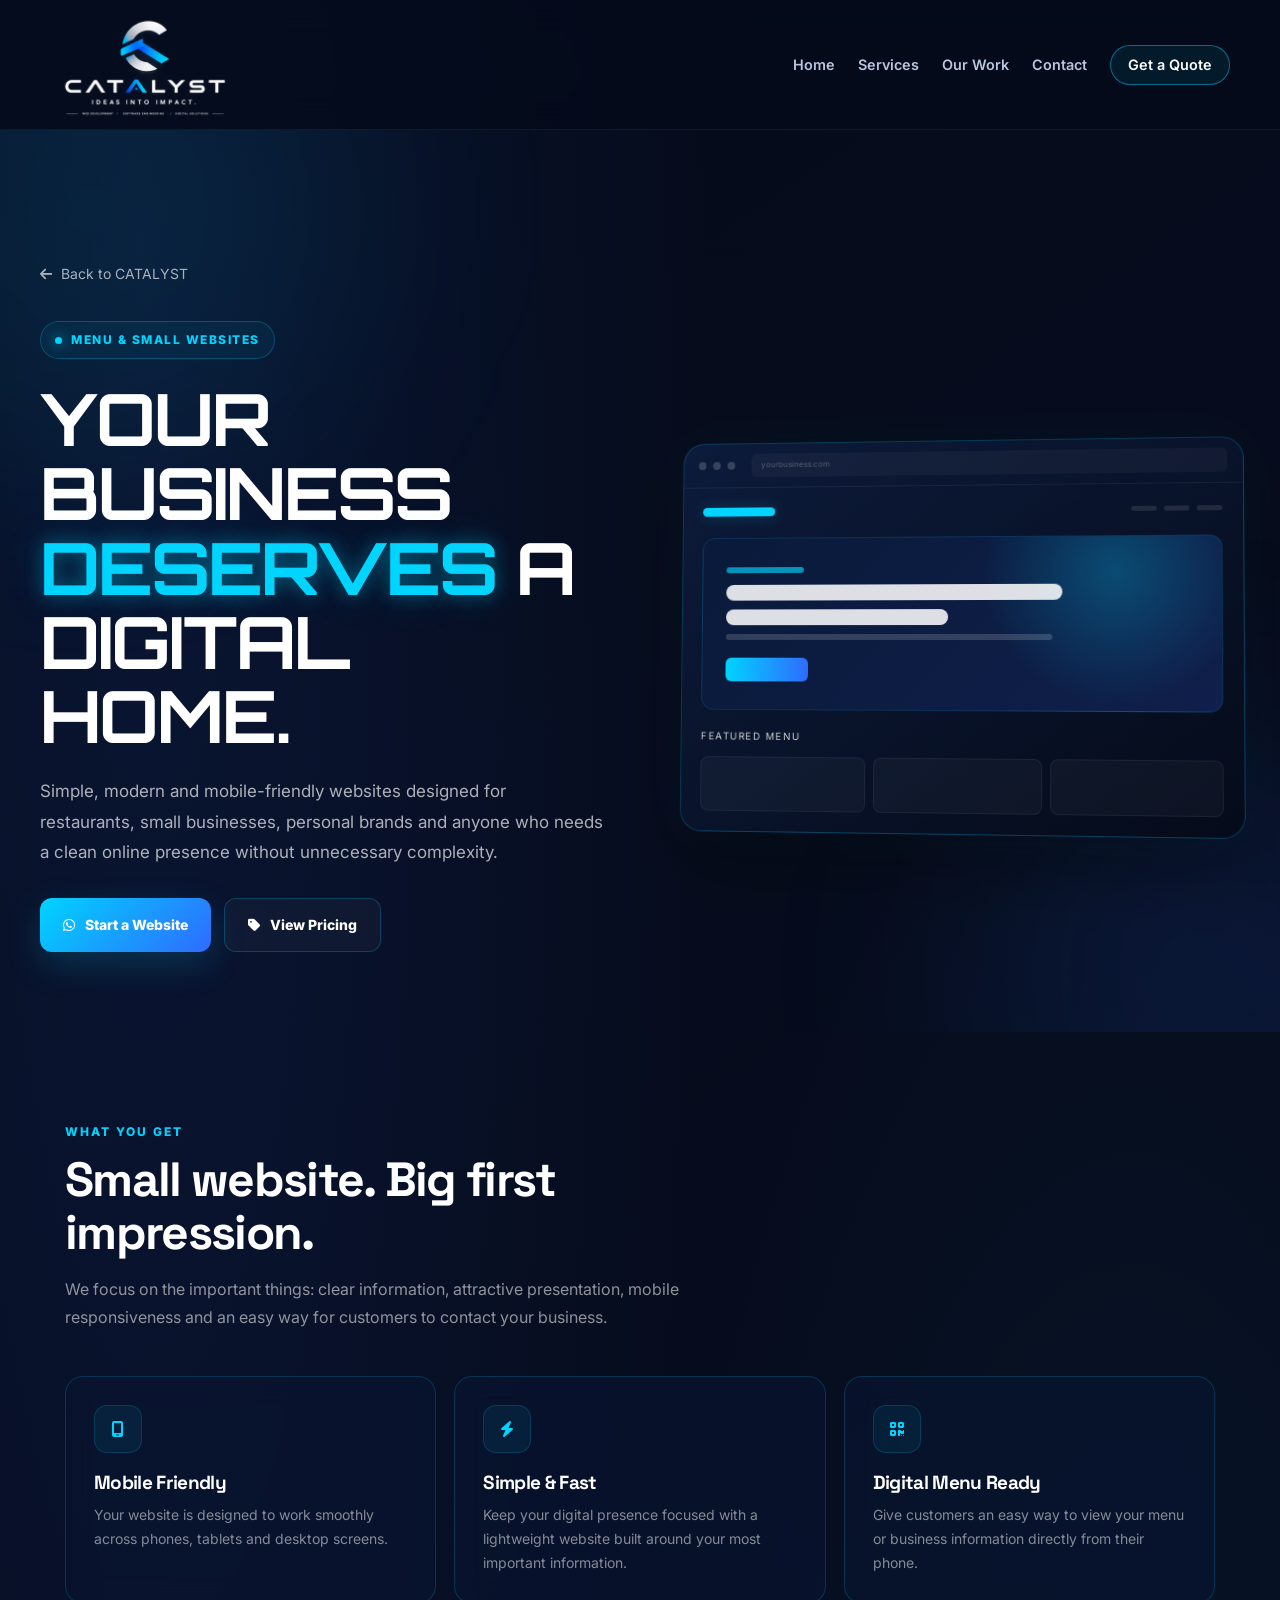
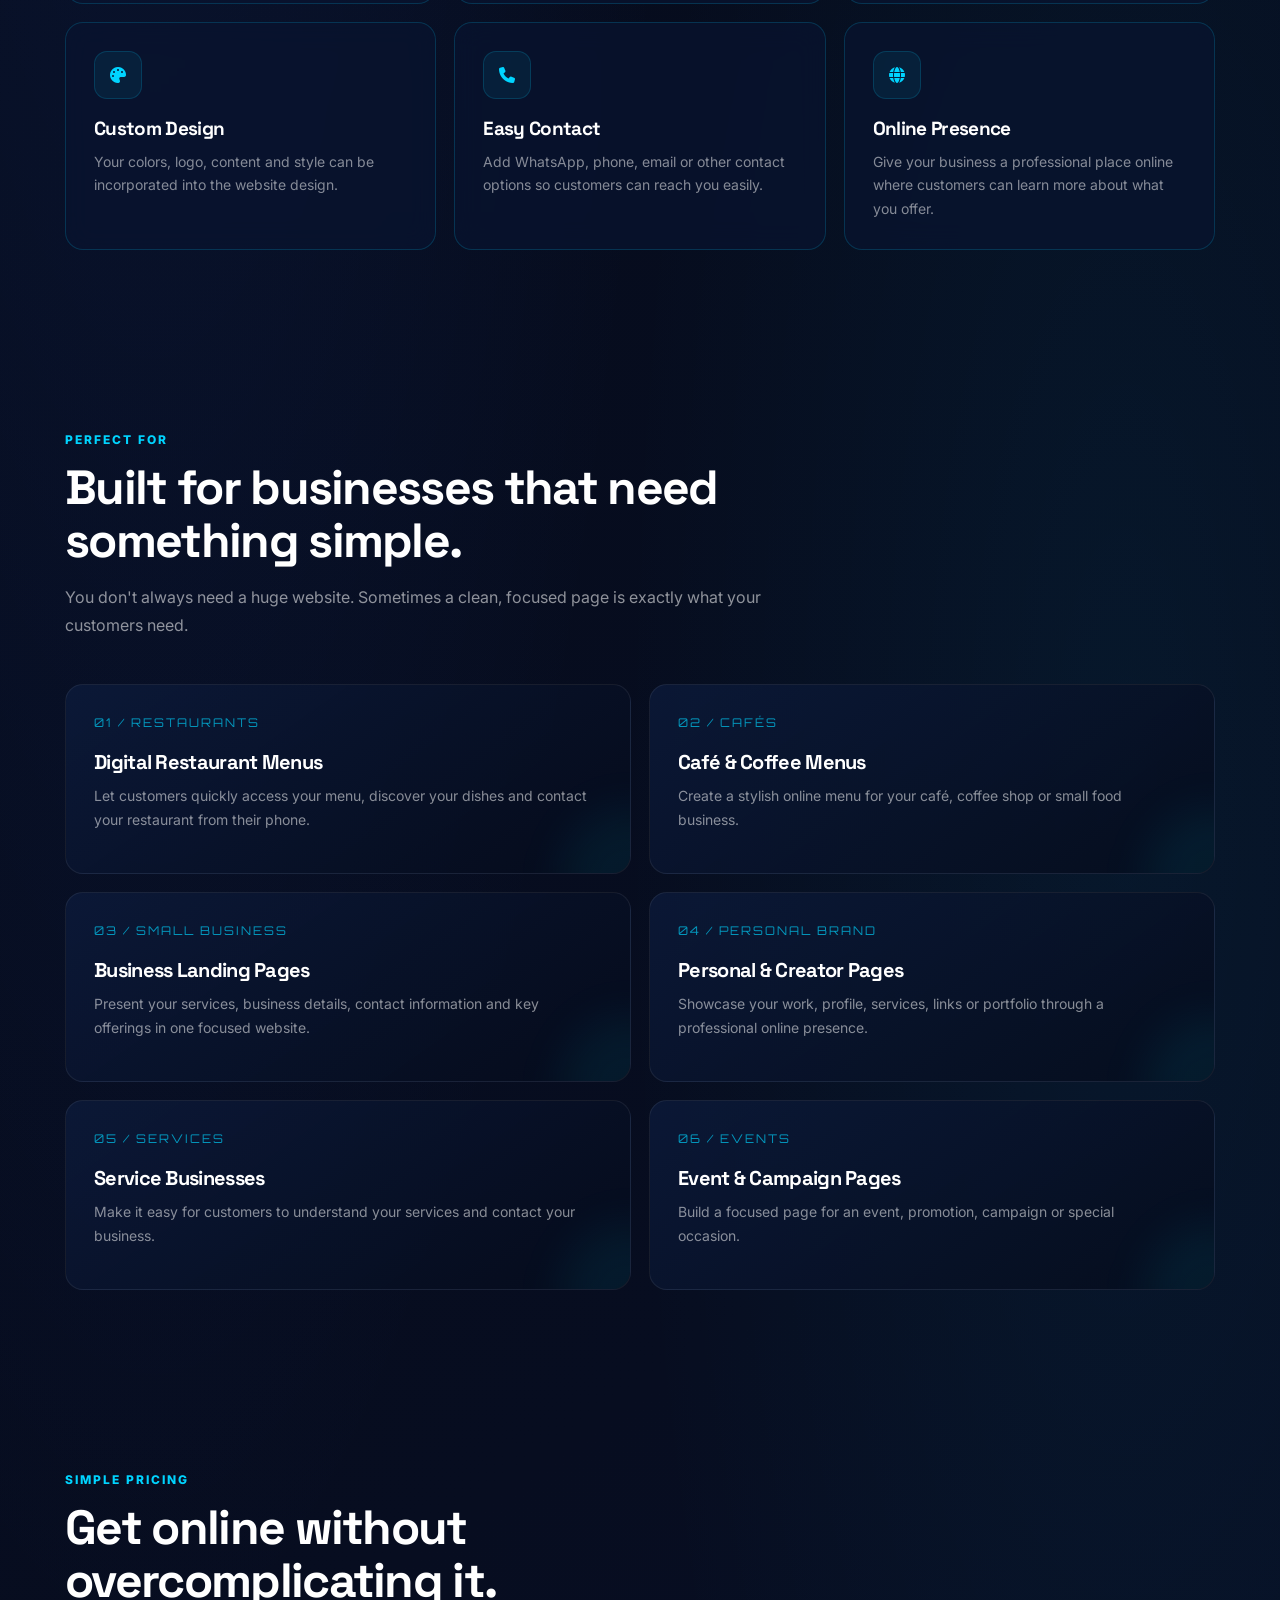
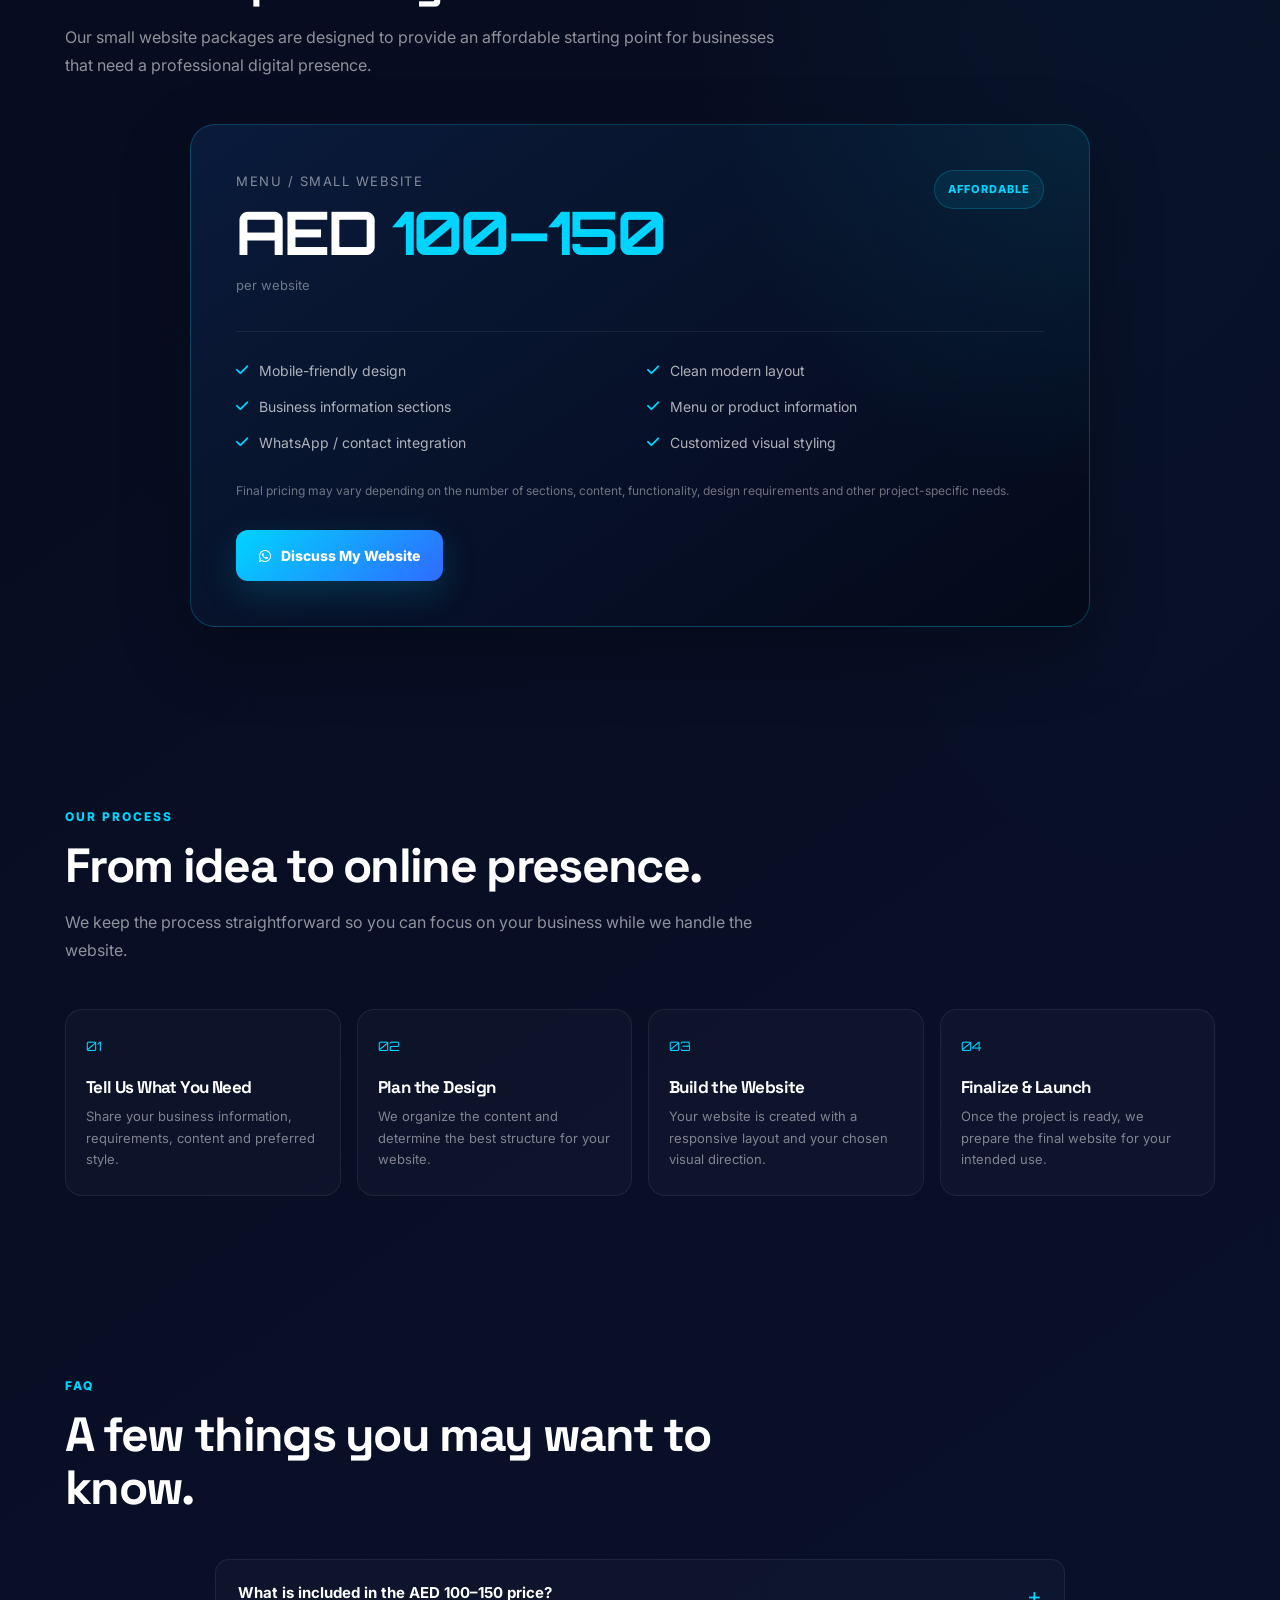
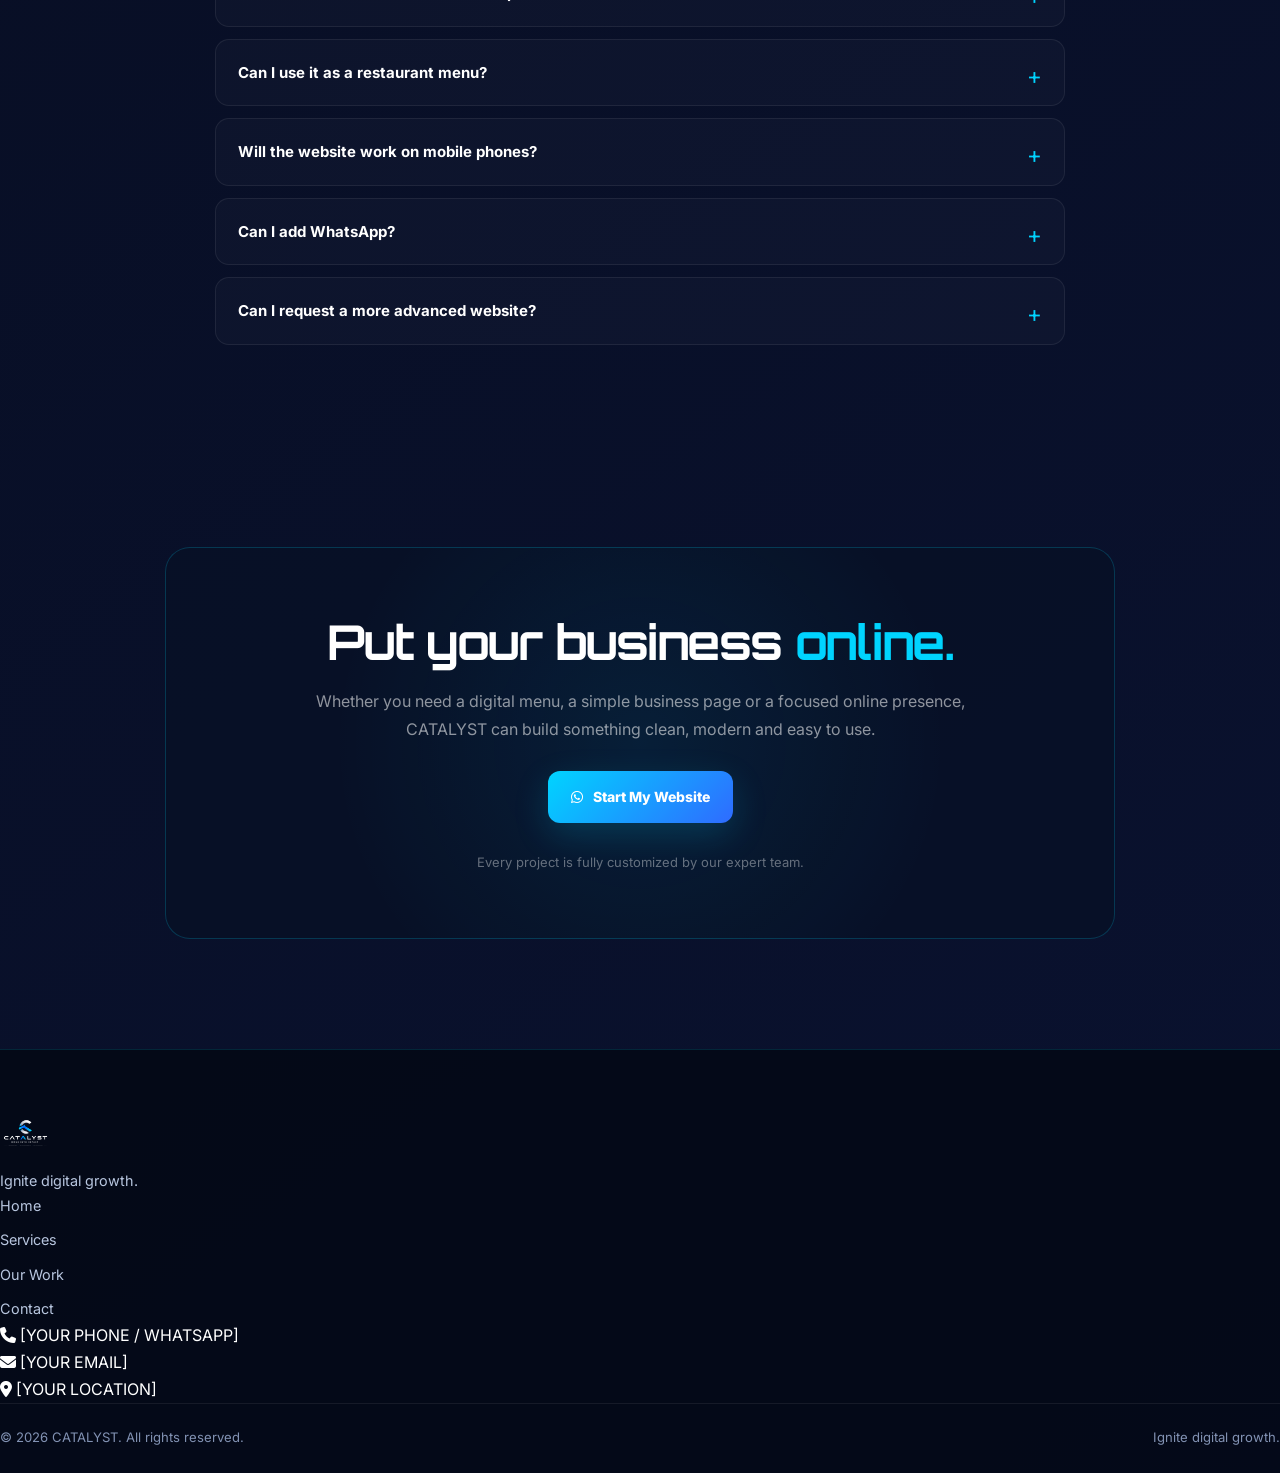
<file: catalyst-website/small-websites.html>
<!DOCTYPE html>
<html lang="en">
<head>

    <meta charset="UTF-8">

    <meta name="viewport" content="width=device-width, initial-scale=1.0">

    <meta
        name="description"
        content="CATALYST Menu Websites and Small Websites in UAE. Professional, mobile-friendly websites starting from AED 100–150."
    >

    <meta
        name="keywords"
        content="menu website UAE, small website UAE, digital menu UAE, restaurant menu website, CATALYST"
    >

    <meta name="author" content="CATALYST">

    <meta property="og:title" content="Menu Websites & Small Websites | CATALYST">

    <meta
        property="og:description"
        content="Simple, modern and mobile-friendly websites by CATALYST starting from AED 100–150."
    >

    <meta property="og:type" content="website">

    <title>Menu Websites & Small Websites | CATALYST</title>


    <!-- =====================================================
         FAVICON
         ===================================================== -->

    <link
        rel="icon"
        type="image/png"
        href="assets/logo.png"
    >


    <!-- =====================================================
         GOOGLE FONTS
         ===================================================== -->

    <link rel="preconnect" href="https://fonts.googleapis.com">

    <link
        rel="preconnect"
        href="https://fonts.gstatic.com"
        crossorigin
    >

    <link
        href="https://fonts.googleapis.com/css2?family=Inter:wght@400;500;600;700;800&family=Orbitron:wght@500;600;700;800&family=Space+Grotesk:wght@400;500;600;700&display=swap"
        rel="stylesheet"
    >


    <!-- =====================================================
         FONT AWESOME
         ===================================================== -->

    <link
        rel="stylesheet"
        href="https://cdnjs.cloudflare.com/ajax/libs/font-awesome/6.5.2/css/all.min.css"
    >


    <!-- =====================================================
         MAIN CATALYST CSS
         ===================================================== -->

    <link
        rel="stylesheet"
        href="css/style.css"
    >


    <!-- =====================================================
         PAGE-SPECIFIC CSS
         ===================================================== -->

    <style>

        /* =================================================
           VARIABLES
           ================================================= */

        .small-site-page {

            --small-blue: #00d4ff;

            --small-electric: #2f6bff;

            --small-dark: #050b1a;

            --small-card:
                rgba(9, 20, 48, 0.72);

            --small-border:
                rgba(0, 212, 255, 0.18);

        }


        /* =================================================
           HERO
           ================================================= */

        .small-site-hero {

            min-height: 88vh;

            display: flex;

            align-items: center;

            position: relative;

            overflow: hidden;

            padding:
                130px
                20px
                80px;

        }


        .small-site-hero::before {

            content: "";

            position: absolute;

            width: 520px;

            height: 520px;

            border-radius: 50%;

            background:
                rgba(0, 212, 255, 0.08);

            filter: blur(110px);

            top: -180px;

            left: -170px;

            pointer-events: none;

        }


        .small-site-hero::after {

            content: "";

            position: absolute;

            width: 480px;

            height: 480px;

            border-radius: 50%;

            background:
                rgba(47, 107, 255, 0.10);

            filter: blur(110px);

            right: -180px;

            bottom: -180px;

            pointer-events: none;

        }


        .small-site-container {

            width: 100%;

            max-width: 1200px;

            margin: 0 auto;

            position: relative;

            z-index: 2;

        }


        .small-site-back {

            display: inline-flex;

            align-items: center;

            gap: 9px;

            color:
                rgba(255,255,255,0.65);

            text-decoration: none;

            font-size: 14px;

            margin-bottom: 35px;

            transition: 0.3s ease;

        }


        .small-site-back:hover {

            color: var(--small-blue);

            transform:
                translateX(-5px);

        }


        .small-site-hero-grid {

            display: grid;

            grid-template-columns:
                1fr
                1fr;

            gap: 70px;

            align-items: center;

        }


        .small-site-label {

            display: inline-flex;

            align-items: center;

            gap: 9px;

            padding:
                8px
                14px;

            border:
                1px solid
                rgba(0,212,255,0.25);

            border-radius: 999px;

            background:
                rgba(0,212,255,0.05);

            color:
                var(--small-blue);

            font-size: 12px;

            font-weight: 800;

            letter-spacing: 1.5px;

            text-transform: uppercase;

            margin-bottom: 22px;

        }


        .small-site-label-dot {

            width: 7px;

            height: 7px;

            border-radius: 50%;

            background:
                var(--small-blue);

            box-shadow:
                0 0 13px
                var(--small-blue);

            animation:
                smallDotPulse
                1.6s
                infinite;

        }


        @keyframes smallDotPulse {

            0%,
            100% {

                opacity: 1;

                transform:
                    scale(1);

            }

            50% {

                opacity: 0.4;

                transform:
                    scale(0.7);

            }

        }


        .small-site-hero h1 {

            font-family:
                "Orbitron",
                sans-serif;

            font-size:
                clamp(
                    40px,
                    6vw,
                    72px
                );

            line-height:
                1.03;

            letter-spacing:
                -2px;

            margin:
                0
                0
                24px;

            color:
                #ffffff;

        }


        .small-site-hero h1 span {

            color:
                var(--small-blue);

            text-shadow:
                0 0 18px
                rgba(0,212,255,0.38),

                0 0 42px
                rgba(0,212,255,0.18);

        }


        .small-site-description {

            max-width: 610px;

            color:
                rgba(255,255,255,0.67);

            font-size: 17px;

            line-height: 1.8;

            margin:
                0
                0
                30px;

        }


        .small-site-actions {

            display: flex;

            flex-wrap: wrap;

            gap: 13px;

        }


        .small-site-button {

            display: inline-flex;

            align-items: center;

            justify-content: center;

            gap: 10px;

            padding:
                14px
                23px;

            border-radius: 12px;

            text-decoration: none;

            font-size: 14px;

            font-weight: 800;

            transition:
                0.3s ease;

        }


        .small-site-button:hover {

            transform:
                translateY(-4px);

        }


        .small-site-button-primary {

            color:
                #ffffff;

            background:
                linear-gradient(
                    135deg,
                    var(--small-blue),
                    var(--small-electric)
                );

            box-shadow:
                0 12px 35px
                rgba(0,212,255,0.17);

        }


        .small-site-button-primary:hover {

            box-shadow:
                0 17px 45px
                rgba(0,212,255,0.28);

        }


        .small-site-button-secondary {

            color:
                #ffffff;

            background:
                rgba(255,255,255,0.03);

            border:
                1px solid
                rgba(0,212,255,0.23);

        }


        .small-site-button-secondary:hover {

            color:
                var(--small-blue);

            border-color:
                var(--small-blue);

        }


        /* =================================================
           WEBSITE MOCKUP
           ================================================= */

        .small-site-mockup-wrapper {

            perspective:
                1200px;

        }


        .small-site-mockup {

            border:
                1px solid
                rgba(0,212,255,0.22);

            border-radius:
                22px;

            overflow:
                hidden;

            background:
                linear-gradient(
                    145deg,
                    rgba(12,27,60,0.96),
                    rgba(4,10,25,0.98)
                );

            box-shadow:
                0 30px 80px
                rgba(0,0,0,0.35),

                0 0 55px
                rgba(0,212,255,0.05);

            transform:
                rotateY(-5deg)
                rotateX(2deg);

            transition:
                transform
                0.5s
                ease;

        }


        .small-site-mockup-wrapper:hover
        .small-site-mockup {

            transform:
                rotateY(0deg)
                rotateX(0deg)
                translateY(-8px);

        }


        .mockup-browser {

            height:
                45px;

            display:
                flex;

            align-items:
                center;

            gap: 7px;

            padding:
                0
                15px;

            border-bottom:
                1px solid
                rgba(255,255,255,0.06);

        }


        .mockup-browser-dot {

            width:
                8px;

            height:
                8px;

            border-radius:
                50%;

            background:
                rgba(255,255,255,0.18);

        }


        .mockup-browser-url {

            margin-left:
                10px;

            flex: 1;

            height:
                24px;

            display:
                flex;

            align-items:
                center;

            padding:
                0
                10px;

            border-radius:
                6px;

            background:
                rgba(255,255,255,0.035);

            color:
                rgba(255,255,255,0.27);

            font-size:
                8px;

        }


        .mockup-body {

            padding:
                20px;

        }


        .mockup-nav {

            display:
                flex;

            align-items:
                center;

            justify-content:
                space-between;

            margin-bottom:
                22px;

        }


        .mockup-logo {

            width:
                75px;

            height:
                9px;

            border-radius:
                20px;

            background:
                var(--small-blue);

            box-shadow:
                0 0 15px
                rgba(0,212,255,0.22);

        }


        .mockup-nav-lines {

            display:
                flex;

            gap:
                7px;

        }


        .mockup-nav-lines span {

            display:
                block;

            width:
                25px;

            height:
                5px;

            border-radius:
                20px;

            background:
                rgba(255,255,255,0.10);

        }


        .mockup-hero-card {

            min-height:
                175px;

            border-radius:
                13px;

            padding:
                24px;

            display:
                flex;

            flex-direction:
                column;

            justify-content:
                center;

            background:

                radial-gradient(
                    circle at 80% 20%,
                    rgba(0,212,255,0.25),
                    transparent 30%
                ),

                linear-gradient(
                    135deg,
                    #091a3a,
                    #101f4b
                );

            border:
                1px solid
                rgba(0,212,255,0.12);

        }


        .mockup-small-text {

            width:
                80px;

            height:
                6px;

            border-radius:
                10px;

            background:
                rgba(0,212,255,0.65);

            margin-bottom:
                12px;

        }


        .mockup-large-text {

            width:
                72%;

            height:
                16px;

            border-radius:
                10px;

            background:
                rgba(255,255,255,0.86);

            margin-bottom:
                9px;

        }


        .mockup-large-text.short {

            width:
                48%;

        }


        .mockup-description {

            width:
                70%;

            height:
                6px;

            border-radius:
                10px;

            background:
                rgba(255,255,255,0.16);

            margin-bottom:
                18px;

        }


        .mockup-button {

            width:
                85px;

            height:
                24px;

            border-radius:
                6px;

            background:
                linear-gradient(
                    90deg,
                    var(--small-blue),
                    var(--small-electric)
                );

        }


        .mockup-menu-title {

            margin:
                18px
                0
                12px;

            color:
                rgba(255,255,255,0.8);

            font-size:
                10px;

            text-transform:
                uppercase;

            letter-spacing:
                1.5px;

        }


        .mockup-menu-grid {

            display:
                grid;

            grid-template-columns:
                repeat(3,1fr);

            gap:
                8px;

        }


        .mockup-menu-item {

            height:
                55px;

            border-radius:
                8px;

            border:
                1px solid
                rgba(255,255,255,0.06);

            background:
                rgba(255,255,255,0.035);

        }


        /* =================================================
           GENERAL SECTION
           ================================================= */

        .small-site-section {

            padding:
                90px
                20px;

        }


        .small-site-section-container {

            width:
                100%;

            max-width:
                1150px;

            margin:
                0 auto;

        }


        .small-site-heading {

            max-width:
                720px;

            margin-bottom:
                45px;

        }


        .small-site-heading-label {

            color:
                var(--small-blue);

            font-size:
                12px;

            font-weight:
                800;

            letter-spacing:
                2px;

            text-transform:
                uppercase;

            margin-bottom:
                12px;

        }


        .small-site-heading h2 {

            color:
                #ffffff;

            font-family:
                "Space Grotesk",
                sans-serif;

            font-size:
                clamp(
                    30px,
                    4vw,
                    48px
                );

            line-height:
                1.1;

            margin:
                0
                0
                15px;

        }


        .small-site-heading p {

            color:
                rgba(255,255,255,0.55);

            line-height:
                1.75;

            margin:
                0;

        }


        /* =================================================
           FEATURES
           ================================================= */

        .small-site-features {

            display:
                grid;

            grid-template-columns:
                repeat(3,1fr);

            gap:
                18px;

        }


        .small-site-feature {

            padding:
                28px;

            border:
                1px solid
                var(--small-border);

            border-radius:
                18px;

            background:
                var(--small-card);

            backdrop-filter:
                blur(14px);

            transition:
                0.35s
                ease;

        }


        .small-site-feature:hover {

            transform:
                translateY(-8px);

            border-color:
                rgba(0,212,255,0.42);

            box-shadow:
                0 18px 45px
                rgba(0,212,255,0.07);

        }


        .small-site-feature-icon {

            width:
                48px;

            height:
                48px;

            display:
                flex;

            align-items:
                center;

            justify-content:
                center;

            border-radius:
                13px;

            background:
                rgba(0,212,255,0.07);

            border:
                1px solid
                rgba(0,212,255,0.17);

            color:
                var(--small-blue);

            margin-bottom:
                19px;

        }


        .small-site-feature h3 {

            color:
                #ffffff;

            font-family:
                "Space Grotesk",
                sans-serif;

            font-size:
                19px;

            margin:
                0
                0
                9px;

        }


        .small-site-feature p {

            color:
                rgba(255,255,255,0.51);

            font-size:
                14px;

            line-height:
                1.7;

            margin:
                0;

        }


        /* =================================================
           USE CASES
           ================================================= */

        .small-site-use-grid {

            display:
                grid;

            grid-template-columns:
                repeat(2,1fr);

            gap:
                18px;

        }


        .small-site-use-card {

            position:
                relative;

            overflow:
                hidden;

            min-height:
                190px;

            padding:
                28px;

            border:
                1px solid
                rgba(255,255,255,0.07);

            border-radius:
                18px;

            background:
                linear-gradient(
                    145deg,
                    rgba(13,28,62,0.72),
                    rgba(5,11,26,0.82)
                );

            transition:
                0.35s
                ease;

        }


        .small-site-use-card::after {

            content:
                "";

            position:
                absolute;

            width:
                140px;

            height:
                140px;

            right:
                -70px;

            bottom:
                -75px;

            border-radius:
                50%;

            background:
                rgba(0,212,255,0.07);

            filter:
                blur(22px);

        }


        .small-site-use-card:hover {

            transform:
                translateY(-6px);

            border-color:
                rgba(0,212,255,0.28);

        }


        .small-site-use-number {

            color:
                rgba(0,212,255,0.68);

            font-family:
                "Orbitron",
                sans-serif;

            font-size:
                12px;

            letter-spacing:
                2px;

            margin-bottom:
                17px;

        }


        .small-site-use-card h3 {

            color:
                #ffffff;

            font-family:
                "Space Grotesk",
                sans-serif;

            font-size:
                20px;

            margin:
                0
                0
                10px;

        }


        .small-site-use-card p {

            color:
                rgba(255,255,255,0.52);

            font-size:
                14px;

            line-height:
                1.7;

            margin:
                0;

            max-width:
                500px;

        }


        /* =================================================
           PRICING
           ================================================= */

        .small-site-pricing {

            padding:
                90px
                20px;

        }


        .small-site-price-card {

            max-width:
                900px;

            margin:
                0 auto;

            padding:
                45px;

            border:
                1px solid
                rgba(0,212,255,0.25);

            border-radius:
                25px;

            background:

                radial-gradient(
                    circle at top right,
                    rgba(0,212,255,0.09),
                    transparent 35%
                ),

                linear-gradient(
                    145deg,
                    rgba(11,28,62,0.90),
                    rgba(4,10,25,0.96)
                );

            box-shadow:
                0 25px 70px
                rgba(0,0,0,0.25);

        }


        .small-site-price-header {

            display:
                flex;

            justify-content:
                space-between;

            align-items:
                flex-start;

            gap:
                25px;

            margin-bottom:
                35px;

        }


        .small-site-price-label {

            color:
                rgba(255,255,255,0.5);

            font-size:
                13px;

            letter-spacing:
                1.5px;

            text-transform:
                uppercase;

            margin-bottom:
                10px;

        }


        .small-site-price {

            color:
                #ffffff;

            font-family:
                "Orbitron",
                sans-serif;

            font-size:
                clamp(
                    38px,
                    6vw,
                    60px
                );

            line-height:
                1;

            margin:
                0;

        }


        .small-site-price span {

            color:
                var(--small-blue);

        }


        .small-site-price-unit {

            color:
                rgba(255,255,255,0.42);

            font-size:
                13px;

            margin-top:
                12px;

        }


        .small-site-price-badge {

            padding:
                9px
                13px;

            border-radius:
                999px;

            background:
                rgba(0,212,255,0.08);

            border:
                1px solid
                rgba(0,212,255,0.2);

            color:
                var(--small-blue);

            font-size:
                11px;

            font-weight:
                800;

            letter-spacing:
                1px;

            text-transform:
                uppercase;

            white-space:
                nowrap;

        }


        .small-site-price-list {

            display:
                grid;

            grid-template-columns:
                repeat(2,1fr);

            gap:
                14px;

            padding-top:
                28px;

            border-top:
                1px solid
                rgba(255,255,255,0.07);

        }


        .small-site-price-item {

            display:
                flex;

            align-items:
                flex-start;

            gap:
                11px;

            color:
                rgba(255,255,255,0.67);

            font-size:
                14px;

            line-height:
                1.55;

        }


        .small-site-price-item i {

            color:
                var(--small-blue);

            margin-top:
                3px;

        }


        .small-site-price-note {

            color:
                rgba(255,255,255,0.42);

            font-size:
                12px;

            line-height:
                1.7;

            margin:
                28px
                0
                0;

        }


        /* =================================================
           PROCESS
           ================================================= */

        .small-site-process-grid {

            display:
                grid;

            grid-template-columns:
                repeat(4,1fr);

            gap:
                16px;

        }


        .small-site-process-card {

            padding:
                25px
                20px;

            border:
                1px solid
                rgba(255,255,255,0.07);

            border-radius:
                17px;

            background:
                rgba(255,255,255,0.025);

            transition:
                0.3s
                ease;

        }


        .small-site-process-card:hover {

            transform:
                translateY(-7px);

            border-color:
                rgba(0,212,255,0.3);

            background:
                rgba(0,212,255,0.035);

        }


        .small-site-process-number {

            font-family:
                "Orbitron",
                sans-serif;

            color:
                var(--small-blue);

            font-size:
                13px;

            margin-bottom:
                20px;

        }


        .small-site-process-card h3 {

            color:
                #ffffff;

            font-size:
                17px;

            margin:
                0
                0
                9px;

        }


        .small-site-process-card p {

            color:
                rgba(255,255,255,0.48);

            font-size:
                13px;

            line-height:
                1.65;

            margin:
                0;

        }


        /* =================================================
           FAQ
           ================================================= */

        .small-site-faq {

            max-width:
                850px;

            margin:
                0 auto;

        }


        .small-site-faq details {

            margin-bottom:
                12px;

            border:
                1px solid
                rgba(255,255,255,0.07);

            border-radius:
                14px;

            background:
                rgba(255,255,255,0.025);

            overflow:
                hidden;

        }


        .small-site-faq summary {

            cursor:
                pointer;

            list-style:
                none;

            padding:
                20px
                22px;

            padding-right:
                55px;

            color:
                #ffffff;

            font-weight:
                700;

            font-size:
                15px;

            position:
                relative;

        }


        .small-site-faq summary::-webkit-details-marker {

            display:
                none;

        }


        .small-site-faq summary::after {

            content:
                "+";

            position:
                absolute;

            right:
                22px;

            top:
                17px;

            color:
                var(--small-blue);

            font-size:
                23px;

            font-weight:
                400;

            transition:
                0.3s
                ease;

        }


        .small-site-faq details[open]
        summary::after {

            transform:
                rotate(45deg);

        }


        .small-site-faq details p {

            color:
                rgba(255,255,255,0.5);

            padding:
                0
                22px
                21px;

            margin:
                0;

            font-size:
                14px;

            line-height:
                1.75;

        }


        /* =================================================
           FINAL CTA
           ================================================= */

        .small-site-final {

            padding:
                100px
                20px
                110px;

            text-align:
                center;

        }


        .small-site-final-box {

            max-width:
                950px;

            margin:
                0 auto;

            padding:
                65px
                30px;

            border:
                1px solid
                rgba(0,212,255,0.2);

            border-radius:
                25px;

            background:

                radial-gradient(
                    circle at center,
                    rgba(0,212,255,0.08),
                    transparent 60%
                ),

                rgba(7,16,38,0.75);

        }


        .small-site-final h2 {

            font-family:
                "Orbitron",
                sans-serif;

            color:
                #ffffff;

            font-size:
                clamp(
                    28px,
                    5vw,
                    48px
                );

            margin:
                0
                0
                17px;

        }


        .small-site-final h2 span {

            color:
                var(--small-blue);

        }


        .small-site-final p {

            max-width:
                650px;

            margin:
                0
                auto
                28px;

            color:
                rgba(255,255,255,0.55);

            line-height:
                1.75;

        }


        .small-site-custom-line {

            margin-top:
                28px;

            color:
                rgba(255,255,255,0.38);

            font-size:
                13px;

        }


        /* =================================================
           RESPONSIVE
           ================================================= */

        @media (max-width: 950px) {

            .small-site-hero-grid {

                grid-template-columns:
                    1fr;

                gap:
                    50px;

            }


            .small-site-mockup {

                transform:
                    none;

            }


            .small-site-features {

                grid-template-columns:
                    1fr;

            }


            .small-site-process-grid {

                grid-template-columns:
                    repeat(2,1fr);

            }

        }


        @media (max-width: 700px) {

            .small-site-hero {

                padding-top:
                    110px;

            }


            .small-site-hero h1 {

                letter-spacing:
                    -1px;

            }


            .small-site-description {

                font-size:
                    15px;

            }


            .small-site-use-grid {

                grid-template-columns:
                    1fr;

            }


            .small-site-price-header {

                flex-direction:
                    column;

                gap:
                    20px;

            }


            .small-site-price-card {

                padding:
                    30px
                    22px;

            }


            .small-site-price-list {

                grid-template-columns:
                    1fr;

            }


            .small-site-process-grid {

                grid-template-columns:
                    1fr;

            }


            .small-site-section,
            .small-site-pricing {

                padding-top:
                    65px;

                padding-bottom:
                    65px;

            }

        }


        @media (max-width: 480px) {

            .small-site-actions {

                flex-direction:
                    column;

                width:
                    100%;

            }


            .small-site-button {

                width:
                    100%;

            }


            .small-site-mockup {

                border-radius:
                    16px;

            }


            .mockup-body {

                padding:
                    13px;

            }


            .mockup-hero-card {

                min-height:
                    145px;

                padding:
                    18px;

            }


            .small-site-final-box {

                padding:
                    45px
                    20px;

            }

        }

    </style>

</head>


<body class="small-site-page">


    <!-- =====================================================
         NAVIGATION
         ===================================================== -->

    <header class="site-header">

        <nav class="navbar">


            <a
                href="index.html"
                class="logo-link"
                aria-label="CATALYST Home"
            >

                <img
                    src="assets/logo.png"
                    alt="CATALYST Logo"
                    class="site-logo"
                >

            </a>


            <div class="nav-links">

                <a href="index.html">
                    Home
                </a>

                <a href="index.html#services">
                    Services
                </a>

                <a href="index.html#work">
                    Our Work
                </a>

                <a href="index.html#contact">
                    Contact
                </a>

                <a
                    href="index.html#contact"
                    class="nav-cta"
                >
                    Get a Quote
                </a>

            </div>


            <button
                class="mobile-menu-button"
                aria-label="Open menu"
                type="button"
            >

                <span></span>
                <span></span>
                <span></span>

            </button>

        </nav>

    </header>



    <!-- =====================================================
         MAIN
         ===================================================== -->

    <main>


        <!-- =================================================
             HERO
             ================================================= -->

        <section class="small-site-hero">

            <div class="small-site-container">


                <a
                    href="index.html"
                    class="small-site-back"
                >

                    <i class="fa-solid fa-arrow-left"></i>

                    Back to CATALYST

                </a>


                <div class="small-site-hero-grid">


                    <!-- LEFT -->

                    <div>


                        <div class="small-site-label">

                            <span class="small-site-label-dot"></span>

                            MENU & SMALL WEBSITES

                        </div>


                        <h1>

                            YOUR BUSINESS
                            <span>DESERVES</span>
                            A DIGITAL HOME.

                        </h1>


                        <p class="small-site-description">

                            Simple, modern and mobile-friendly websites
                            designed for restaurants, small businesses,
                            personal brands and anyone who needs a clean
                            online presence without unnecessary complexity.

                        </p>


                        <div class="small-site-actions">


                            <a
                                href="#"
                                class="small-site-button small-site-button-primary contact-whatsapp"
                                data-whatsapp-link
                                data-whatsapp-message="Hello CATALYST! I am interested in a Menu Website / Small Website. I saw your AED 100–150 pricing and would like to discuss my requirements."
                            >

                                <i class="fa-brands fa-whatsapp"></i>

                                Start a Website

                            </a>


                            <a
                                href="#pricing"
                                class="small-site-button small-site-button-secondary"
                            >

                                <i class="fa-solid fa-tag"></i>

                                View Pricing

                            </a>


                        </div>


                    </div>


                    <!-- RIGHT -->

                    <div class="small-site-mockup-wrapper">


                        <div class="small-site-mockup">


                            <div class="mockup-browser">

                                <span class="mockup-browser-dot"></span>

                                <span class="mockup-browser-dot"></span>

                                <span class="mockup-browser-dot"></span>


                                <div class="mockup-browser-url">

                                    yourbusiness.com

                                </div>

                            </div>


                            <div class="mockup-body">


                                <div class="mockup-nav">


                                    <div class="mockup-logo"></div>


                                    <div class="mockup-nav-lines">

                                        <span></span>
                                        <span></span>
                                        <span></span>

                                    </div>


                                </div>


                                <div class="mockup-hero-card">


                                    <div class="mockup-small-text"></div>


                                    <div class="mockup-large-text"></div>

                                    <div class="mockup-large-text short"></div>


                                    <div class="mockup-description"></div>


                                    <div class="mockup-button"></div>


                                </div>


                                <div class="mockup-menu-title">

                                    Featured Menu

                                </div>


                                <div class="mockup-menu-grid">

                                    <div class="mockup-menu-item"></div>

                                    <div class="mockup-menu-item"></div>

                                    <div class="mockup-menu-item"></div>

                                </div>


                            </div>

                        </div>

                    </div>

                </div>

            </div>

        </section>



        <!-- =================================================
             FEATURES
             ================================================= -->

        <section class="small-site-section">


            <div class="small-site-section-container">


                <div class="small-site-heading">


                    <div class="small-site-heading-label">

                        What You Get

                    </div>


                    <h2>

                        Small website.
                        Big first impression.

                    </h2>


                    <p>

                        We focus on the important things: clear
                        information, attractive presentation,
                        mobile responsiveness and an easy way for
                        customers to contact your business.

                    </p>


                </div>


                <div class="small-site-features">


                    <article class="small-site-feature">


                        <div class="small-site-feature-icon">

                            <i class="fa-solid fa-mobile-screen"></i>

                        </div>


                        <h3>

                            Mobile Friendly

                        </h3>


                        <p>

                            Your website is designed to work smoothly
                            across phones, tablets and desktop screens.

                        </p>


                    </article>


                    <article class="small-site-feature">


                        <div class="small-site-feature-icon">

                            <i class="fa-solid fa-bolt"></i>

                        </div>


                        <h3>

                            Simple & Fast

                        </h3>


                        <p>

                            Keep your digital presence focused with
                            a lightweight website built around your
                            most important information.

                        </p>


                    </article>


                    <article class="small-site-feature">


                        <div class="small-site-feature-icon">

                            <i class="fa-solid fa-qrcode"></i>

                        </div>


                        <h3>

                            Digital Menu Ready

                        </h3>


                        <p>

                            Give customers an easy way to view your
                            menu or business information directly from
                            their phone.

                        </p>


                    </article>


                    <article class="small-site-feature">


                        <div class="small-site-feature-icon">

                            <i class="fa-solid fa-palette"></i>

                        </div>


                        <h3>

                            Custom Design

                        </h3>


                        <p>

                            Your colors, logo, content and style can
                            be incorporated into the website design.

                        </p>


                    </article>


                    <article class="small-site-feature">


                        <div class="small-site-feature-icon">

                            <i class="fa-solid fa-phone"></i>

                        </div>


                        <h3>

                            Easy Contact

                        </h3>


                        <p>

                            Add WhatsApp, phone, email or other contact
                            options so customers can reach you easily.

                        </p>


                    </article>


                    <article class="small-site-feature">


                        <div class="small-site-feature-icon">

                            <i class="fa-solid fa-globe"></i>

                        </div>


                        <h3>

                            Online Presence

                        </h3>


                        <p>

                            Give your business a professional place
                            online where customers can learn more
                            about what you offer.

                        </p>


                    </article>


                </div>

            </div>

        </section>



        <!-- =================================================
             USE CASES
             ================================================= -->

        <section class="small-site-section">


            <div class="small-site-section-container">


                <div class="small-site-heading">


                    <div class="small-site-heading-label">

                        Perfect For

                    </div>


                    <h2>

                        Built for businesses that need
                        something simple.

                    </h2>


                    <p>

                        You don't always need a huge website.
                        Sometimes a clean, focused page is exactly
                        what your customers need.

                    </p>


                </div>


                <div class="small-site-use-grid">


                    <article class="small-site-use-card">


                        <div class="small-site-use-number">

                            01 / RESTAURANTS

                        </div>


                        <h3>

                            Digital Restaurant Menus

                        </h3>


                        <p>

                            Let customers quickly access your menu,
                            discover your dishes and contact your
                            restaurant from their phone.

                        </p>


                    </article>


                    <article class="small-site-use-card">


                        <div class="small-site-use-number">

                            02 / CAFÉS

                        </div>


                        <h3>

                            Café & Coffee Menus

                        </h3>


                        <p>

                            Create a stylish online menu for your
                            café, coffee shop or small food business.

                        </p>


                    </article>


                    <article class="small-site-use-card">


                        <div class="small-site-use-number">

                            03 / SMALL BUSINESS

                        </div>


                        <h3>

                            Business Landing Pages

                        </h3>


                        <p>

                            Present your services, business details,
                            contact information and key offerings
                            in one focused website.

                        </p>


                    </article>


                    <article class="small-site-use-card">


                        <div class="small-site-use-number">

                            04 / PERSONAL BRAND

                        </div>


                        <h3>

                            Personal & Creator Pages

                        </h3>


                        <p>

                            Showcase your work, profile, services,
                            links or portfolio through a professional
                            online presence.

                        </p>


                    </article>


                    <article class="small-site-use-card">


                        <div class="small-site-use-number">

                            05 / SERVICES

                        </div>


                        <h3>

                            Service Businesses

                        </h3>


                        <p>

                            Make it easy for customers to understand
                            your services and contact your business.

                        </p>


                    </article>


                    <article class="small-site-use-card">


                        <div class="small-site-use-number">

                            06 / EVENTS

                        </div>


                        <h3>

                            Event & Campaign Pages

                        </h3>


                        <p>

                            Build a focused page for an event,
                            promotion, campaign or special occasion.

                        </p>


                    </article>


                </div>

            </div>

        </section>



        <!-- =================================================
             PRICING
             ================================================= -->

        <section
            class="small-site-pricing"
            id="pricing"
        >


            <div class="small-site-section-container">


                <div class="small-site-heading">


                    <div class="small-site-heading-label">

                        Simple Pricing

                    </div>


                    <h2>

                        Get online without
                        overcomplicating it.

                    </h2>


                    <p>

                        Our small website packages are designed to
                        provide an affordable starting point for
                        businesses that need a professional digital
                        presence.

                    </p>


                </div>


                <div class="small-site-price-card">


                    <div class="small-site-price-header">


                        <div>


                            <div class="small-site-price-label">

                                Menu / Small Website

                            </div>


                            <h3 class="small-site-price">

                                AED
                                <span>100–150</span>

                            </h3>


                            <div class="small-site-price-unit">

                                per website

                            </div>


                        </div>


                        <div class="small-site-price-badge">

                            Affordable

                        </div>


                    </div>


                    <div class="small-site-price-list">


                        <div class="small-site-price-item">

                            <i class="fa-solid fa-check"></i>

                            <span>
                                Mobile-friendly design
                            </span>

                        </div>


                        <div class="small-site-price-item">

                            <i class="fa-solid fa-check"></i>

                            <span>
                                Clean modern layout
                            </span>

                        </div>


                        <div class="small-site-price-item">

                            <i class="fa-solid fa-check"></i>

                            <span>
                                Business information sections
                            </span>

                        </div>


                        <div class="small-site-price-item">

                            <i class="fa-solid fa-check"></i>

                            <span>
                                Menu or product information
                            </span>

                        </div>


                        <div class="small-site-price-item">

                            <i class="fa-solid fa-check"></i>

                            <span>
                                WhatsApp / contact integration
                            </span>

                        </div>


                        <div class="small-site-price-item">

                            <i class="fa-solid fa-check"></i>

                            <span>
                                Customized visual styling
                            </span>

                        </div>


                    </div>


                    <p class="small-site-price-note">

                        Final pricing may vary depending on the number
                        of sections, content, functionality, design
                        requirements and other project-specific needs.

                    </p>


                    <div style="margin-top: 28px;">


                        <a
                            href="#"
                            class="small-site-button small-site-button-primary contact-whatsapp"
                            data-whatsapp-link
                            data-whatsapp-message="Hello CATALYST! I am interested in a Menu Website / Small Website. I saw your AED 100–150 pricing and would like to discuss my requirements."
                        >

                            <i class="fa-brands fa-whatsapp"></i>

                            Discuss My Website

                        </a>


                    </div>

                </div>

            </div>

        </section>



        <!-- =================================================
             PROCESS
             ================================================= -->

        <section class="small-site-section">


            <div class="small-site-section-container">


                <div class="small-site-heading">


                    <div class="small-site-heading-label">

                        Our Process

                    </div>


                    <h2>

                        From idea to online presence.

                    </h2>


                    <p>

                        We keep the process straightforward so you
                        can focus on your business while we handle
                        the website.

                    </p>


                </div>


                <div class="small-site-process-grid">


                    <article class="small-site-process-card">


                        <div class="small-site-process-number">

                            01

                        </div>


                        <h3>

                            Tell Us What You Need

                        </h3>


                        <p>

                            Share your business information,
                            requirements, content and preferred style.

                        </p>


                    </article>


                    <article class="small-site-process-card">


                        <div class="small-site-process-number">

                            02

                        </div>


                        <h3>

                            Plan the Design

                        </h3>


                        <p>

                            We organize the content and determine
                            the best structure for your website.

                        </p>


                    </article>


                    <article class="small-site-process-card">


                        <div class="small-site-process-number">

                            03

                        </div>


                        <h3>

                            Build the Website

                        </h3>


                        <p>

                            Your website is created with a responsive
                            layout and your chosen visual direction.

                        </p>


                    </article>


                    <article class="small-site-process-card">


                        <div class="small-site-process-number">

                            04

                        </div>


                        <h3>

                            Finalize & Launch

                        </h3>


                        <p>

                            Once the project is ready, we prepare the
                            final website for your intended use.

                        </p>


                    </article>


                </div>

            </div>

        </section>



        <!-- =================================================
             FAQ
             ================================================= -->

        <section class="small-site-section">


            <div class="small-site-section-container">


                <div class="small-site-heading">


                    <div class="small-site-heading-label">

                        FAQ

                    </div>


                    <h2>

                        A few things you may want to know.

                    </h2>


                </div>


                <div class="small-site-faq">


                    <details>


                        <summary>

                            What is included in the AED 100–150 price?

                        </summary>


                        <p>

                            The package is intended for a simple menu
                            website or small business website. The exact
                            scope depends on the number of sections,
                            content and functionality required.

                        </p>


                    </details>


                    <details>


                        <summary>

                            Can I use it as a restaurant menu?

                        </summary>


                        <p>

                            Yes. A small website can be structured as
                            a digital restaurant, café or food menu
                            that customers can access from their phones.

                        </p>


                    </details>


                    <details>


                        <summary>

                            Will the website work on mobile phones?

                        </summary>


                        <p>

                            Yes. Mobile responsiveness is an important
                            part of the design so customers can access
                            your information comfortably on smaller
                            screens.

                        </p>


                    </details>


                    <details>


                        <summary>

                            Can I add WhatsApp?

                        </summary>


                        <p>

                            Yes. WhatsApp and other contact methods can
                            be incorporated depending on the requirements
                            of the website.

                        </p>


                    </details>


                    <details>


                        <summary>

                            Can I request a more advanced website?

                        </summary>


                        <p>

                            Yes. If your project requires additional
                            pages, advanced functionality, custom
                            integrations or more complex features,
                            CATALYST can provide a customized quote.

                        </p>


                    </details>


                </div>

            </div>

        </section>



        <!-- =================================================
             FINAL CTA
             ================================================= -->

        <section class="small-site-final">


            <div class="small-site-final-box">


                <h2>

                    Put your business
                    <span>online.</span>

                </h2>


                <p>

                    Whether you need a digital menu, a simple business
                    page or a focused online presence, CATALYST can
                    build something clean, modern and easy to use.

                </p>


                <a
                    href="#"
                    class="small-site-button small-site-button-primary contact-whatsapp"
                    data-whatsapp-link
                    data-whatsapp-message="Hello CATALYST! I am interested in a Menu Website / Small Website. I saw your AED 100–150 pricing and would like to discuss my requirements."
                >

                    <i class="fa-brands fa-whatsapp"></i>

                    Start My Website

                </a>


                <div class="small-site-custom-line">

                    Every project is fully customized by our expert team.

                </div>


            </div>

        </section>


    </main>



    <!-- =====================================================
         FOOTER
         ===================================================== -->

    <footer class="site-footer">


        <div class="footer-container">


            <div class="footer-brand">


                <a href="index.html">

                    <img
                        src="assets/logo.png"
                        alt="CATALYST Logo"
                        class="footer-logo"
                    >

                </a>


                <p>

                    Ignite digital growth.

                </p>


            </div>


            <div class="footer-links">


                <a href="index.html">
                    Home
                </a>


                <a href="index.html#services">
                    Services
                </a>


                <a href="index.html#work">
                    Our Work
                </a>


                <a href="index.html#contact">
                    Contact
                </a>


            </div>


            <div class="footer-contact">


                <div>

                    <i class="fa-solid fa-phone"></i>

                    [YOUR PHONE / WHATSAPP]

                </div>


                <div>

                    <i class="fa-solid fa-envelope"></i>

                    [YOUR EMAIL]

                </div>


                <div>

                    <i class="fa-solid fa-location-dot"></i>

                    [YOUR LOCATION]

                </div>


            </div>


        </div>


        <div class="footer-bottom">


            <p>

                ©
                <span id="current-year">
                    2026
                </span>

                CATALYST.
                All rights reserved.

            </p>


            <p>

                Ignite digital growth.

            </p>


        </div>


    </footer>



    <!-- =====================================================
         BACK TO TOP
         ===================================================== -->

    <button
        id="backToTop"
        class="back-to-top"
        type="button"
        aria-label="Back to top"
    >

        <i class="fa-solid fa-arrow-up"></i>

    </button>



    <!-- =====================================================
         MAIN JAVASCRIPT
         ===================================================== -->

    <script
        src="js/script.js"
        defer
    ></script>


    <!-- =====================================================
         CURRENT YEAR
         ===================================================== -->

    <script>

        const currentYearElement =
            document.getElementById("current-year");

        if (currentYearElement) {

            currentYearElement.textContent =
                new Date().getFullYear();

        }

    </script>


</body>
</html>
</file>
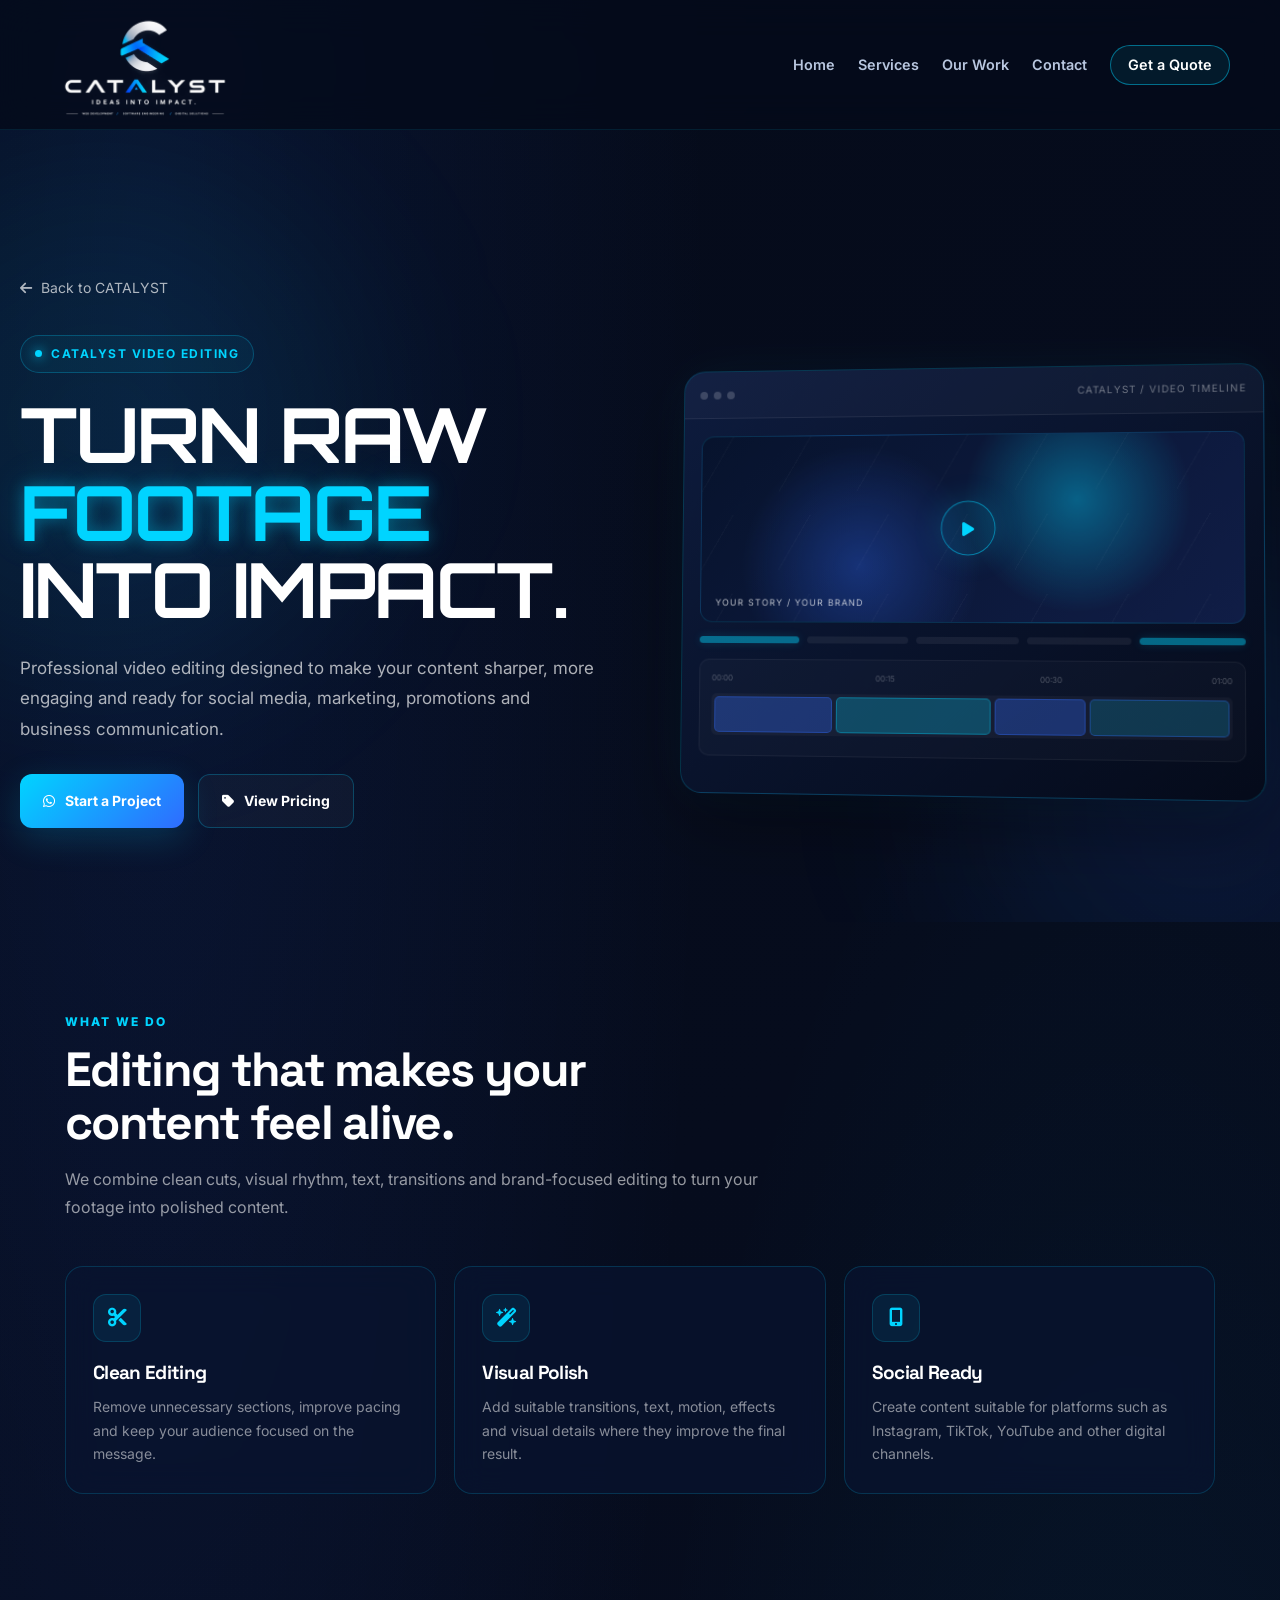
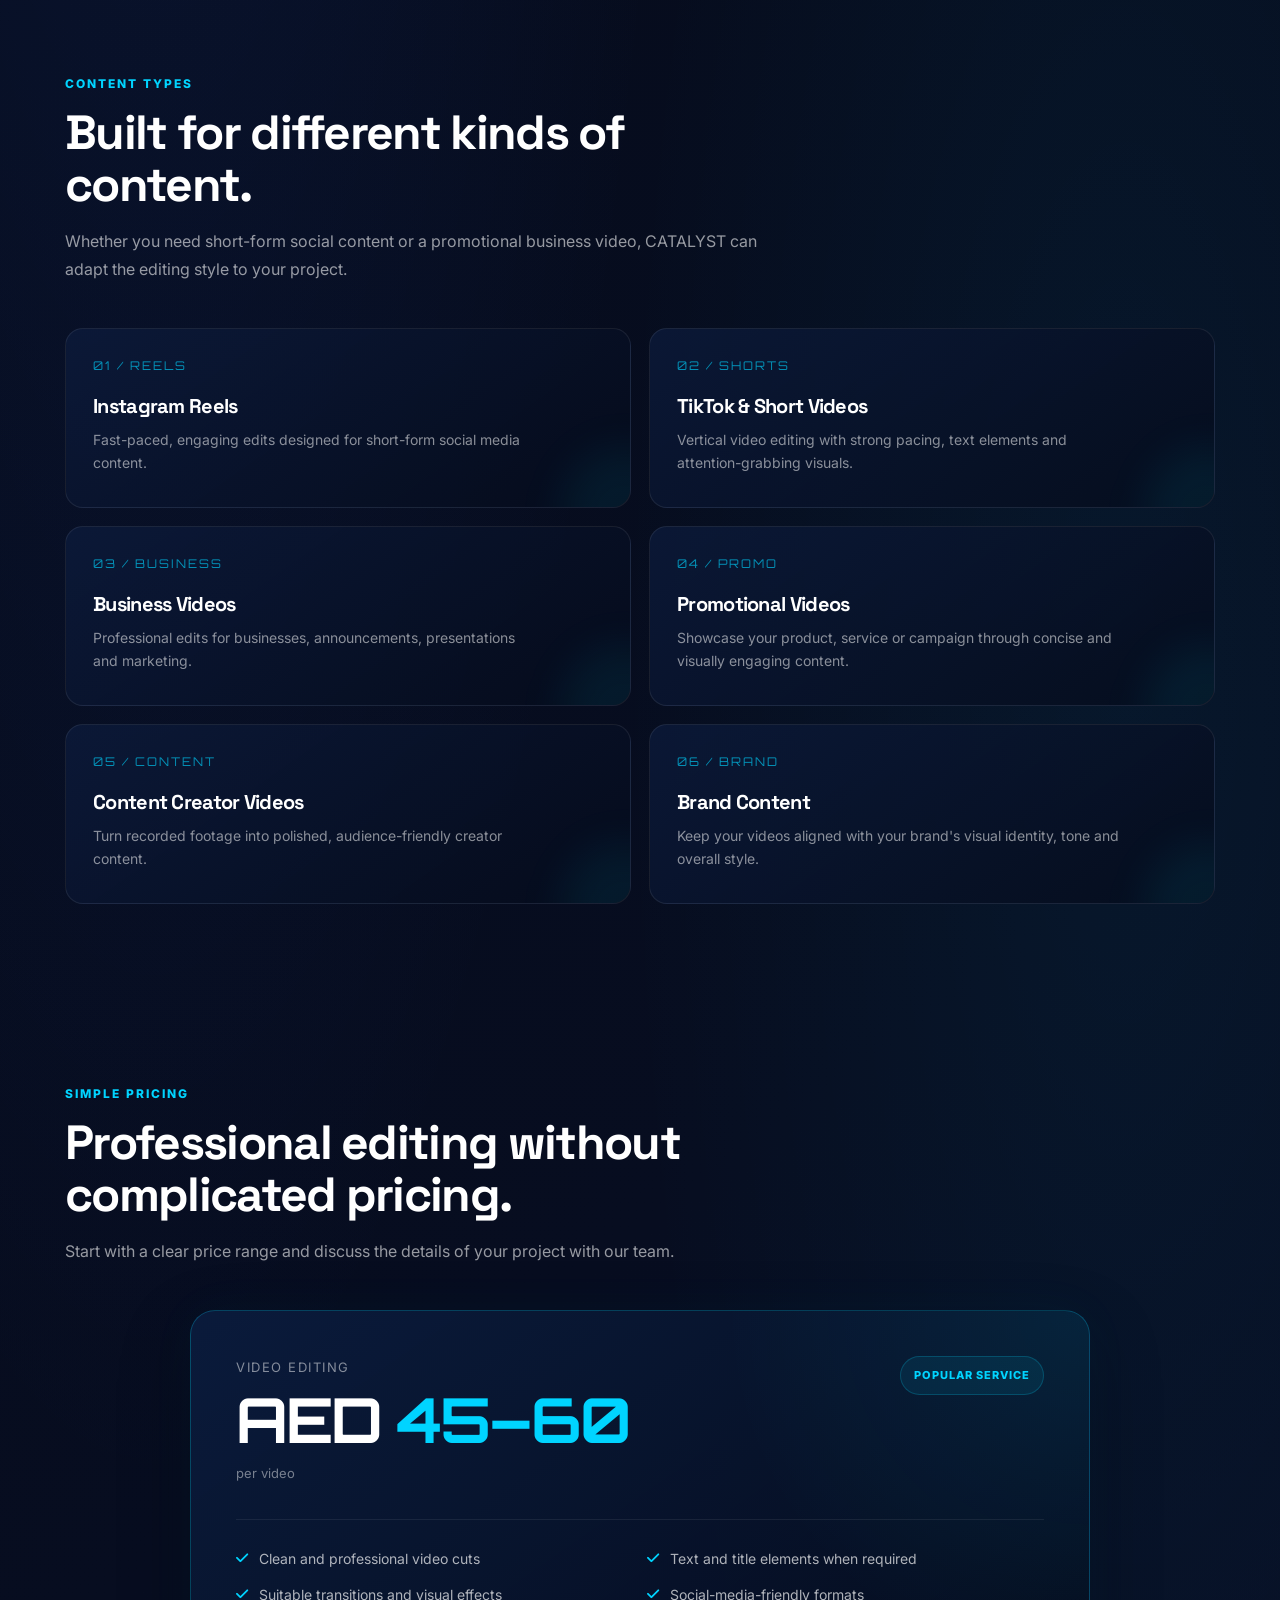
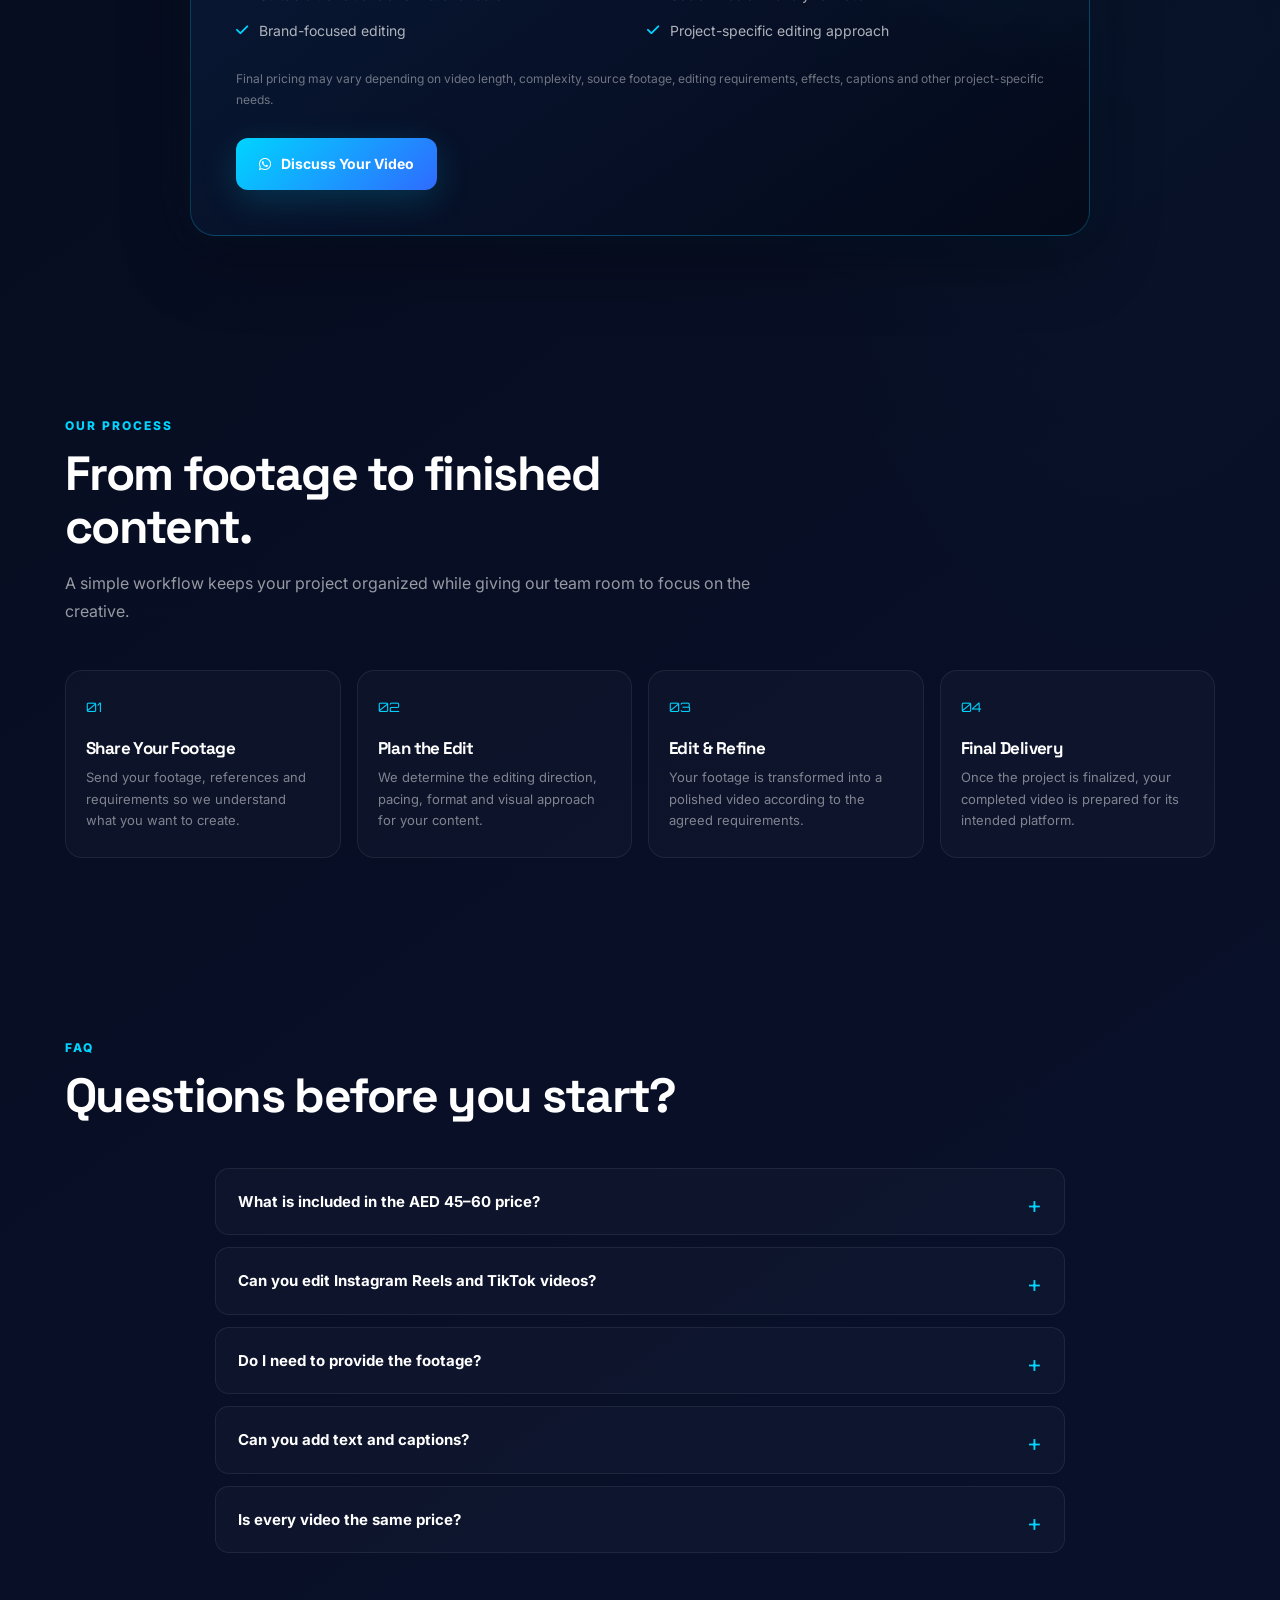
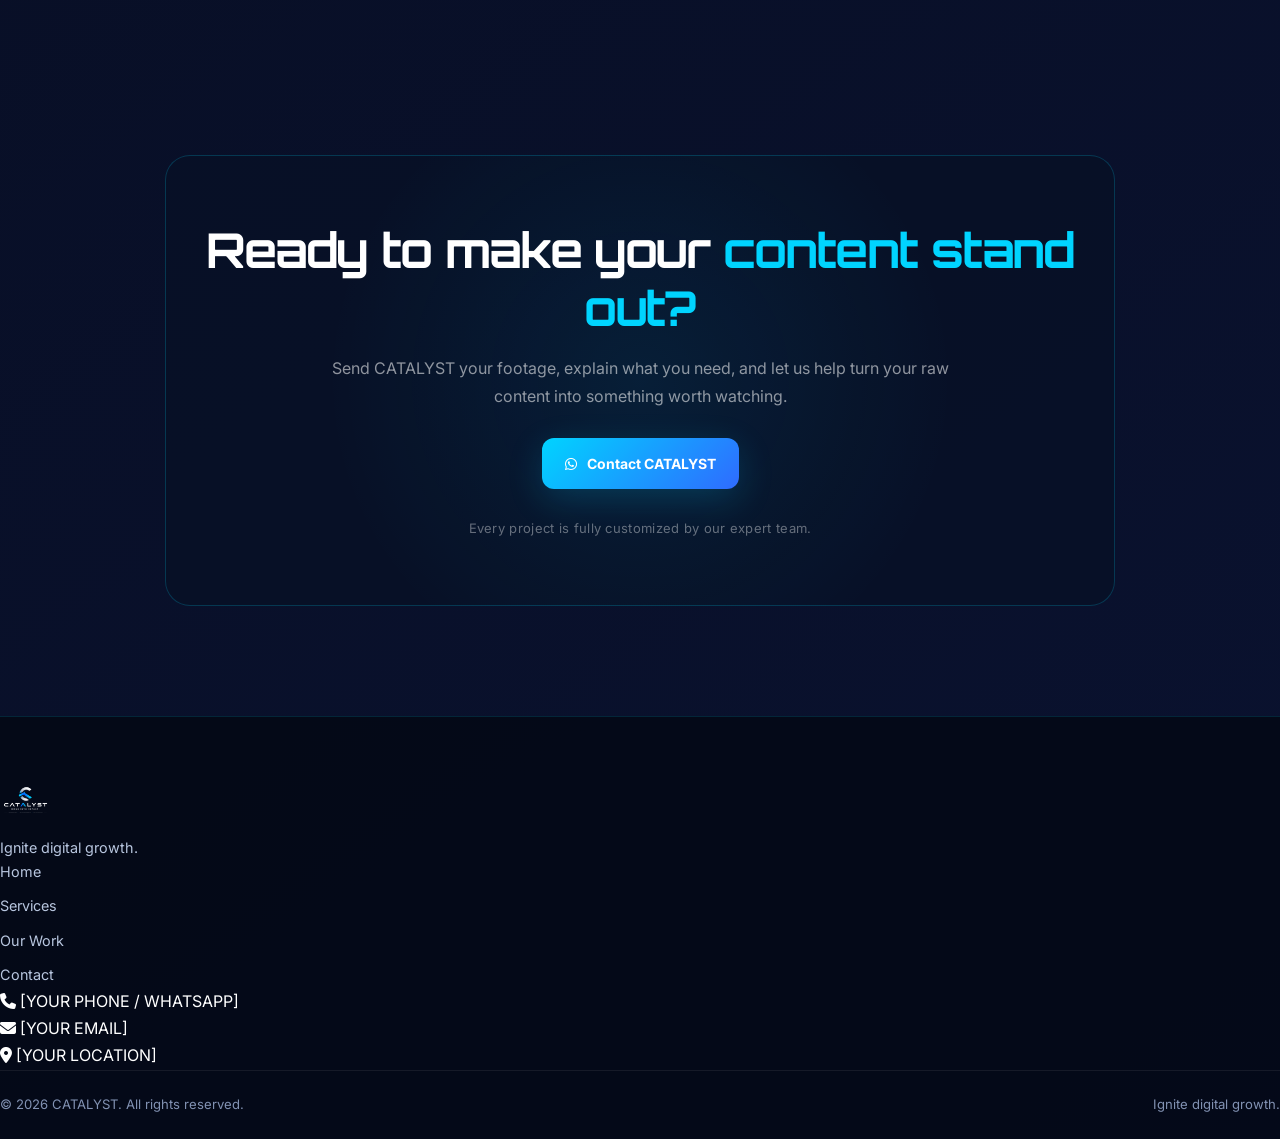
<file: catalyst-website/video-editing.html>
<!DOCTYPE html>
<html lang="en">
<head>
    <meta charset="UTF-8">

    <meta name="viewport" content="width=device-width, initial-scale=1.0">

    <meta
        name="description"
        content="CATALYST Video Editing Services in UAE. Professional video editing starting from AED 45–60 per video."
    >

    <meta
        name="keywords"
        content="video editing UAE, video editor UAE, CATALYST, social media video editing, reels editing, promotional videos"
    >

    <meta name="author" content="CATALYST">

    <meta property="og:title" content="Video Editing | CATALYST">
    <meta
        property="og:description"
        content="Professional video editing by CATALYST. AED 45–60 per video."
    >
    <meta property="og:type" content="website">

    <title>Video Editing | CATALYST</title>

    <!-- Favicon / Logo -->
    <link rel="icon" type="image/png" href="assets/logo.png">

    <!-- Google Fonts -->
    <link rel="preconnect" href="https://fonts.googleapis.com">
    <link rel="preconnect" href="https://fonts.gstatic.com" crossorigin>

    <link
        href="https://fonts.googleapis.com/css2?family=Inter:wght@400;500;600;700;800&family=Orbitron:wght@500;600;700;800&family=Space+Grotesk:wght@400;500;600;700&display=swap"
        rel="stylesheet"
    >

    <!-- Font Awesome -->
    <link
        rel="stylesheet"
        href="https://cdnjs.cloudflare.com/ajax/libs/font-awesome/6.5.2/css/all.min.css"
    >

    <!-- Main Website CSS -->
    <link rel="stylesheet" href="css/style.css">

    <!-- =========================================================
         VIDEO EDITING PAGE STYLES
         ========================================================= -->
    <style>

        /* =====================================================
           PAGE VARIABLES
           ===================================================== */

        .video-page {
            --video-blue: #00d4ff;
            --video-electric: #2f6bff;
            --video-dark: #050b1a;
            --video-card: rgba(9, 20, 48, 0.72);
            --video-border: rgba(0, 212, 255, 0.18);
        }


        /* =====================================================
           PAGE HERO
           ===================================================== */

        .video-hero {
            min-height: 88vh;
            display: flex;
            align-items: center;
            position: relative;
            overflow: hidden;
            padding: 130px 20px 80px;
        }

        .video-hero::before {
            content: "";
            position: absolute;
            width: 500px;
            height: 500px;
            background: rgba(0, 212, 255, 0.08);
            filter: blur(100px);
            border-radius: 50%;
            top: 5%;
            left: -150px;
            pointer-events: none;
        }

        .video-hero::after {
            content: "";
            position: absolute;
            width: 450px;
            height: 450px;
            background: rgba(47, 107, 255, 0.10);
            filter: blur(100px);
            border-radius: 50%;
            right: -150px;
            bottom: -100px;
            pointer-events: none;
        }

        .video-hero-container {
            width: 100%;
            max-width: 1250px;
            margin: 0 auto;
            position: relative;
            z-index: 2;
        }

        .video-back-link {
            display: inline-flex;
            align-items: center;
            gap: 9px;
            color: rgba(255, 255, 255, 0.68);
            text-decoration: none;
            font-size: 14px;
            margin-bottom: 35px;
            transition: 0.3s ease;
        }

        .video-back-link:hover {
            color: var(--video-blue);
            transform: translateX(-5px);
        }

        .video-hero-grid {
            display: grid;
            grid-template-columns: 1fr 1fr;
            gap: 70px;
            align-items: center;
        }

        .video-eyebrow {
            display: inline-flex;
            align-items: center;
            gap: 9px;
            padding: 8px 14px;
            border: 1px solid rgba(0, 212, 255, 0.25);
            border-radius: 999px;
            background: rgba(0, 212, 255, 0.05);
            color: var(--video-blue);
            font-size: 12px;
            font-weight: 700;
            letter-spacing: 1.5px;
            text-transform: uppercase;
            margin-bottom: 22px;
        }

        .video-eyebrow-dot {
            width: 7px;
            height: 7px;
            border-radius: 50%;
            background: var(--video-blue);
            box-shadow: 0 0 12px var(--video-blue);
            animation: videoDotPulse 1.5s infinite;
        }

        @keyframes videoDotPulse {
            0%,
            100% {
                opacity: 1;
                transform: scale(1);
            }

            50% {
                opacity: 0.45;
                transform: scale(0.7);
            }
        }

        .video-hero h1 {
            font-family: "Orbitron", sans-serif;
            font-size: clamp(42px, 6vw, 76px);
            line-height: 1.02;
            letter-spacing: -2px;
            margin: 0 0 25px;
            color: #ffffff;
        }

        .video-hero h1 span {
            color: var(--video-blue);
            text-shadow:
                0 0 15px rgba(0, 212, 255, 0.4),
                0 0 40px rgba(0, 212, 255, 0.2);
        }

        .video-hero-description {
            max-width: 620px;
            color: rgba(255, 255, 255, 0.68);
            font-size: 17px;
            line-height: 1.8;
            margin-bottom: 30px;
        }

        .video-hero-actions {
            display: flex;
            flex-wrap: wrap;
            gap: 14px;
        }

        .video-button {
            display: inline-flex;
            align-items: center;
            justify-content: center;
            gap: 10px;
            padding: 14px 23px;
            border-radius: 12px;
            text-decoration: none;
            font-weight: 700;
            font-size: 14px;
            transition:
                transform 0.3s ease,
                box-shadow 0.3s ease,
                border-color 0.3s ease;
        }

        .video-button:hover {
            transform: translateY(-4px);
        }

        .video-button-primary {
            background: linear-gradient(
                135deg,
                var(--video-blue),
                var(--video-electric)
            );
            color: #ffffff;
            box-shadow: 0 10px 35px rgba(0, 212, 255, 0.18);
        }

        .video-button-primary:hover {
            box-shadow:
                0 15px 40px rgba(0, 212, 255, 0.3),
                0 0 20px rgba(0, 212, 255, 0.15);
        }

        .video-button-secondary {
            border: 1px solid rgba(0, 212, 255, 0.25);
            color: #ffffff;
            background: rgba(255, 255, 255, 0.03);
        }

        .video-button-secondary:hover {
            border-color: var(--video-blue);
            color: var(--video-blue);
        }


        /* =====================================================
           VIDEO EDITOR MOCKUP
           ===================================================== */

        .video-editor-wrapper {
            position: relative;
            perspective: 1200px;
        }

        .video-editor {
            width: 100%;
            min-height: 430px;
            border: 1px solid rgba(0, 212, 255, 0.2);
            border-radius: 22px;
            background:
                linear-gradient(
                    145deg,
                    rgba(13, 28, 63, 0.95),
                    rgba(4, 10, 25, 0.97)
                );
            box-shadow:
                0 30px 80px rgba(0, 0, 0, 0.35),
                0 0 50px rgba(0, 212, 255, 0.06);
            overflow: hidden;
            transform: rotateY(-5deg) rotateX(2deg);
            transition: transform 0.5s ease;
        }

        .video-editor-wrapper:hover .video-editor {
            transform: rotateY(0deg) rotateX(0deg) translateY(-8px);
        }

        .editor-topbar {
            height: 48px;
            display: flex;
            align-items: center;
            justify-content: space-between;
            padding: 0 16px;
            border-bottom: 1px solid rgba(255, 255, 255, 0.07);
            background: rgba(255, 255, 255, 0.025);
        }

        .editor-dots {
            display: flex;
            gap: 6px;
        }

        .editor-dot {
            width: 8px;
            height: 8px;
            border-radius: 50%;
            background: rgba(255, 255, 255, 0.18);
        }

        .editor-title {
            color: rgba(255, 255, 255, 0.4);
            font-size: 10px;
            letter-spacing: 1px;
            text-transform: uppercase;
        }

        .editor-content {
            padding: 18px;
        }

        .editor-preview {
            height: 190px;
            border-radius: 13px;
            position: relative;
            overflow: hidden;
            border: 1px solid rgba(0, 212, 255, 0.14);
            background:
                radial-gradient(
                    circle at 70% 35%,
                    rgba(0, 212, 255, 0.38),
                    transparent 28%
                ),
                radial-gradient(
                    circle at 30% 70%,
                    rgba(47, 107, 255, 0.32),
                    transparent 30%
                ),
                linear-gradient(
                    135deg,
                    #07132d,
                    #101d46
                );
        }

        .editor-preview::before {
            content: "";
            position: absolute;
            inset: 0;
            background:
                linear-gradient(
                    120deg,
                    transparent 25%,
                    rgba(255, 255, 255, 0.05) 25%,
                    rgba(255, 255, 255, 0.05) 26%,
                    transparent 26%
                );
            background-size: 80px 80px;
            opacity: 0.5;
        }

        .preview-play {
            position: absolute;
            top: 50%;
            left: 50%;
            transform: translate(-50%, -50%);
            width: 55px;
            height: 55px;
            border-radius: 50%;
            display: flex;
            align-items: center;
            justify-content: center;
            border: 1px solid rgba(0, 212, 255, 0.5);
            background: rgba(0, 212, 255, 0.1);
            color: var(--video-blue);
            box-shadow: 0 0 30px rgba(0, 212, 255, 0.18);
            animation: playGlow 2.2s infinite;
        }

        @keyframes playGlow {
            0%,
            100% {
                box-shadow: 0 0 20px rgba(0, 212, 255, 0.14);
            }

            50% {
                box-shadow: 0 0 40px rgba(0, 212, 255, 0.32);
            }
        }

        .preview-label {
            position: absolute;
            left: 15px;
            bottom: 12px;
            color: rgba(255, 255, 255, 0.72);
            font-size: 9px;
            letter-spacing: 1px;
            text-transform: uppercase;
        }

        .editor-controls {
            display: flex;
            gap: 8px;
            margin-top: 14px;
        }

        .editor-control {
            height: 7px;
            flex: 1;
            border-radius: 20px;
            background: rgba(255, 255, 255, 0.06);
        }

        .editor-control.active {
            background: rgba(0, 212, 255, 0.45);
            box-shadow: 0 0 10px rgba(0, 212, 255, 0.15);
        }

        .editor-timeline {
            margin-top: 16px;
            padding: 12px;
            border-radius: 10px;
            background: rgba(255, 255, 255, 0.025);
            border: 1px solid rgba(255, 255, 255, 0.05);
        }

        .timeline-labels {
            display: flex;
            justify-content: space-between;
            color: rgba(255, 255, 255, 0.28);
            font-size: 8px;
            margin-bottom: 8px;
        }

        .timeline-track {
            height: 42px;
            display: flex;
            gap: 4px;
        }

        .timeline-block {
            height: 100%;
            border-radius: 5px;
            background: rgba(47, 107, 255, 0.3);
            border: 1px solid rgba(47, 107, 255, 0.35);
        }

        .timeline-block:nth-child(1) {
            width: 24%;
        }

        .timeline-block:nth-child(2) {
            width: 31%;
            background: rgba(0, 212, 255, 0.24);
            border-color: rgba(0, 212, 255, 0.35);
        }

        .timeline-block:nth-child(3) {
            width: 18%;
        }

        .timeline-block:nth-child(4) {
            width: 27%;
            background: rgba(0, 212, 255, 0.16);
        }


        /* =====================================================
           QUICK INFO
           ===================================================== */

        .video-section {
            padding: 90px 20px;
            position: relative;
        }

        .video-container {
            width: 100%;
            max-width: 1150px;
            margin: 0 auto;
        }

        .video-section-heading {
            max-width: 700px;
            margin-bottom: 45px;
        }

        .video-section-heading .mini-label {
            color: var(--video-blue);
            font-size: 12px;
            font-weight: 800;
            letter-spacing: 2px;
            text-transform: uppercase;
            margin-bottom: 12px;
        }

        .video-section-heading h2 {
            font-family: "Space Grotesk", sans-serif;
            color: #ffffff;
            font-size: clamp(30px, 4vw, 48px);
            line-height: 1.1;
            margin: 0 0 15px;
        }

        .video-section-heading p {
            color: rgba(255, 255, 255, 0.58);
            line-height: 1.75;
            margin: 0;
        }

        .video-info-grid {
            display: grid;
            grid-template-columns: repeat(3, 1fr);
            gap: 18px;
        }

        .video-info-card {
            padding: 27px;
            border: 1px solid var(--video-border);
            border-radius: 18px;
            background: var(--video-card);
            backdrop-filter: blur(15px);
            transition: 0.35s ease;
        }

        .video-info-card:hover {
            transform: translateY(-8px);
            border-color: rgba(0, 212, 255, 0.45);
            box-shadow: 0 15px 40px rgba(0, 212, 255, 0.07);
        }

        .video-info-icon {
            width: 48px;
            height: 48px;
            display: flex;
            align-items: center;
            justify-content: center;
            border-radius: 13px;
            background: rgba(0, 212, 255, 0.08);
            border: 1px solid rgba(0, 212, 255, 0.18);
            color: var(--video-blue);
            font-size: 19px;
            margin-bottom: 20px;
        }

        .video-info-card h3 {
            margin: 0 0 10px;
            color: #ffffff;
            font-family: "Space Grotesk", sans-serif;
            font-size: 19px;
        }

        .video-info-card p {
            color: rgba(255, 255, 255, 0.52);
            font-size: 14px;
            line-height: 1.7;
            margin: 0;
        }


        /* =====================================================
           VIDEO TYPES
           ===================================================== */

        .video-types-section {
            padding: 90px 20px;
        }

        .video-types-grid {
            display: grid;
            grid-template-columns: repeat(2, 1fr);
            gap: 18px;
        }

        .video-type-card {
            min-height: 180px;
            padding: 27px;
            position: relative;
            overflow: hidden;
            border: 1px solid rgba(255, 255, 255, 0.08);
            border-radius: 18px;
            background:
                linear-gradient(
                    145deg,
                    rgba(13, 28, 62, 0.72),
                    rgba(5, 11, 26, 0.82)
                );
            transition: 0.35s ease;
        }

        .video-type-card::after {
            content: "";
            position: absolute;
            width: 130px;
            height: 130px;
            border-radius: 50%;
            right: -60px;
            bottom: -70px;
            background: rgba(0, 212, 255, 0.07);
            filter: blur(20px);
        }

        .video-type-card:hover {
            transform: translateY(-6px);
            border-color: rgba(0, 212, 255, 0.28);
        }

        .video-type-number {
            color: rgba(0, 212, 255, 0.65);
            font-family: "Orbitron", sans-serif;
            font-size: 12px;
            letter-spacing: 2px;
            margin-bottom: 17px;
        }

        .video-type-card h3 {
            margin: 0 0 10px;
            color: #ffffff;
            font-size: 20px;
            font-family: "Space Grotesk", sans-serif;
        }

        .video-type-card p {
            color: rgba(255, 255, 255, 0.53);
            font-size: 14px;
            line-height: 1.7;
            margin: 0;
            max-width: 450px;
        }


        /* =====================================================
           PRICING
           ===================================================== */

        .video-pricing-section {
            padding: 90px 20px;
        }

        .video-pricing-card {
            max-width: 900px;
            margin: 0 auto;
            padding: 45px;
            border: 1px solid rgba(0, 212, 255, 0.25);
            border-radius: 25px;
            position: relative;
            overflow: hidden;
            background:
                radial-gradient(
                    circle at top right,
                    rgba(0, 212, 255, 0.09),
                    transparent 35%
                ),
                linear-gradient(
                    145deg,
                    rgba(11, 28, 62, 0.9),
                    rgba(4, 10, 25, 0.96)
                );
            box-shadow:
                0 25px 70px rgba(0, 0, 0, 0.25),
                0 0 50px rgba(0, 212, 255, 0.04);
        }

        .video-price-top {
            display: flex;
            justify-content: space-between;
            align-items: flex-start;
            gap: 30px;
            margin-bottom: 35px;
        }

        .video-price-label {
            color: rgba(255, 255, 255, 0.5);
            font-size: 13px;
            text-transform: uppercase;
            letter-spacing: 1.5px;
            margin-bottom: 10px;
        }

        .video-price {
            font-family: "Orbitron", sans-serif;
            color: #ffffff;
            font-size: clamp(40px, 6vw, 62px);
            line-height: 1;
            margin: 0;
        }

        .video-price span {
            color: var(--video-blue);
        }

        .video-price-unit {
            color: rgba(255, 255, 255, 0.45);
            font-size: 13px;
            margin-top: 12px;
        }

        .video-price-badge {
            padding: 9px 13px;
            border-radius: 999px;
            background: rgba(0, 212, 255, 0.08);
            border: 1px solid rgba(0, 212, 255, 0.2);
            color: var(--video-blue);
            font-size: 11px;
            font-weight: 800;
            text-transform: uppercase;
            letter-spacing: 1px;
            white-space: nowrap;
        }

        .video-price-features {
            display: grid;
            grid-template-columns: repeat(2, 1fr);
            gap: 14px;
            padding-top: 28px;
            border-top: 1px solid rgba(255, 255, 255, 0.07);
        }

        .video-price-feature {
            display: flex;
            gap: 11px;
            align-items: flex-start;
            color: rgba(255, 255, 255, 0.68);
            font-size: 14px;
            line-height: 1.55;
        }

        .video-price-feature i {
            color: var(--video-blue);
            margin-top: 3px;
        }

        .video-price-note {
            margin: 28px 0 0;
            color: rgba(255, 255, 255, 0.42);
            font-size: 12px;
            line-height: 1.7;
        }


        /* =====================================================
           PROCESS
           ===================================================== */

        .video-process-section {
            padding: 90px 20px;
        }

        .video-process-grid {
            display: grid;
            grid-template-columns: repeat(4, 1fr);
            gap: 16px;
        }

        .video-process-card {
            padding: 25px 20px;
            border: 1px solid rgba(255, 255, 255, 0.07);
            border-radius: 17px;
            background: rgba(255, 255, 255, 0.025);
            transition: 0.3s ease;
        }

        .video-process-card:hover {
            transform: translateY(-7px);
            border-color: rgba(0, 212, 255, 0.3);
            background: rgba(0, 212, 255, 0.035);
        }

        .video-process-number {
            font-family: "Orbitron", sans-serif;
            color: var(--video-blue);
            font-size: 13px;
            margin-bottom: 20px;
        }

        .video-process-card h3 {
            color: #ffffff;
            font-size: 17px;
            margin: 0 0 9px;
        }

        .video-process-card p {
            color: rgba(255, 255, 255, 0.48);
            font-size: 13px;
            line-height: 1.65;
            margin: 0;
        }


        /* =====================================================
           FAQ
           ===================================================== */

        .video-faq-section {
            padding: 90px 20px;
        }

        .video-faq {
            max-width: 850px;
            margin: 0 auto;
        }

        .video-faq details {
            margin-bottom: 12px;
            border: 1px solid rgba(255, 255, 255, 0.07);
            border-radius: 14px;
            background: rgba(255, 255, 255, 0.025);
            overflow: hidden;
        }

        .video-faq summary {
            cursor: pointer;
            list-style: none;
            padding: 20px 22px;
            color: #ffffff;
            font-weight: 700;
            font-size: 15px;
            position: relative;
            padding-right: 55px;
        }

        .video-faq summary::-webkit-details-marker {
            display: none;
        }

        .video-faq summary::after {
            content: "+";
            position: absolute;
            right: 22px;
            top: 17px;
            color: var(--video-blue);
            font-size: 23px;
            font-weight: 400;
            transition: 0.3s ease;
        }

        .video-faq details[open] summary::after {
            transform: rotate(45deg);
        }

        .video-faq details p {
            color: rgba(255, 255, 255, 0.5);
            padding: 0 22px 21px;
            margin: 0;
            font-size: 14px;
            line-height: 1.75;
        }


        /* =====================================================
           FINAL CTA
           ===================================================== */

        .video-final-cta {
            padding: 100px 20px 110px;
            text-align: center;
        }

        .video-final-cta-box {
            max-width: 950px;
            margin: 0 auto;
            padding: 65px 30px;
            border-radius: 25px;
            border: 1px solid rgba(0, 212, 255, 0.2);
            background:
                radial-gradient(
                    circle at center,
                    rgba(0, 212, 255, 0.08),
                    transparent 60%
                ),
                rgba(7, 16, 38, 0.75);
        }

        .video-final-cta h2 {
            font-family: "Orbitron", sans-serif;
            color: #ffffff;
            font-size: clamp(28px, 5vw, 48px);
            margin: 0 0 17px;
        }

        .video-final-cta h2 span {
            color: var(--video-blue);
        }

        .video-final-cta p {
            max-width: 650px;
            margin: 0 auto 28px;
            color: rgba(255, 255, 255, 0.55);
            line-height: 1.75;
        }

        .video-custom-line {
            margin-top: 28px;
            color: rgba(255, 255, 255, 0.38);
            font-size: 13px;
            letter-spacing: 0.3px;
        }


        /* =====================================================
           MOBILE RESPONSIVE
           ===================================================== */

        @media (max-width: 950px) {

            .video-hero-grid {
                grid-template-columns: 1fr;
                gap: 50px;
            }

            .video-editor {
                transform: none;
            }

            .video-info-grid {
                grid-template-columns: 1fr;
            }

            .video-process-grid {
                grid-template-columns: repeat(2, 1fr);
            }

        }


        @media (max-width: 700px) {

            .video-hero {
                padding-top: 110px;
            }

            .video-hero h1 {
                letter-spacing: -1px;
            }

            .video-hero-description {
                font-size: 15px;
            }

            .video-editor {
                min-height: 350px;
            }

            .editor-preview {
                height: 145px;
            }

            .video-types-grid {
                grid-template-columns: 1fr;
            }

            .video-price-top {
                flex-direction: column;
                gap: 20px;
            }

            .video-price-features {
                grid-template-columns: 1fr;
            }

            .video-pricing-card {
                padding: 30px 22px;
            }

            .video-process-grid {
                grid-template-columns: 1fr;
            }

            .video-section,
            .video-types-section,
            .video-pricing-section,
            .video-process-section,
            .video-faq-section {
                padding-top: 65px;
                padding-bottom: 65px;
            }

        }


        @media (max-width: 480px) {

            .video-hero-actions {
                flex-direction: column;
                width: 100%;
            }

            .video-button {
                width: 100%;
            }

            .video-editor {
                border-radius: 16px;
            }

            .editor-content {
                padding: 12px;
            }

            .editor-preview {
                height: 125px;
            }

            .video-final-cta-box {
                padding: 45px 20px;
            }

        }

    </style>
</head>


<body class="video-page">

    <!-- =========================================================
         NAVIGATION
         ========================================================= -->

    <header class="site-header">

        <nav class="navbar">

            <a href="index.html" class="logo-link" aria-label="CATALYST Home">

                <img
                    src="assets/logo.png"
                    alt="CATALYST Logo"
                    class="site-logo"
                >

            </a>


            <div class="nav-links">

                <a href="index.html">Home</a>

                <a href="index.html#services">Services</a>

                <a href="index.html#work">Our Work</a>

                <a href="index.html#contact">Contact</a>

                <a href="index.html#contact" class="nav-cta">
                    Get a Quote
                </a>

            </div>


            <button
                class="mobile-menu-button"
                aria-label="Open menu"
                type="button"
            >
                <span></span>
                <span></span>
                <span></span>
            </button>

        </nav>

    </header>


    <!-- =========================================================
         HERO
         ========================================================= -->

    <main>

        <section class="video-hero">

            <div class="video-hero-container">

                <a
                    href="index.html"
                    class="video-back-link"
                >
                    <i class="fa-solid fa-arrow-left"></i>
                    Back to CATALYST
                </a>


                <div class="video-hero-grid">

                    <!-- LEFT SIDE -->

                    <div class="video-hero-content">

                        <div class="video-eyebrow">
                            <span class="video-eyebrow-dot"></span>
                            CATALYST VIDEO EDITING
                        </div>


                        <h1>
                            TURN RAW
                            <span>FOOTAGE</span>
                            INTO IMPACT.
                        </h1>


                        <p class="video-hero-description">
                            Professional video editing designed to make your
                            content sharper, more engaging and ready for
                            social media, marketing, promotions and business
                            communication.
                        </p>


                        <div class="video-hero-actions">

                            <a
                                href="#"
                                class="video-button video-button-primary contact-whatsapp"
                                data-whatsapp-link
                                data-whatsapp-message="Hello CATALYST! I am interested in Video Editing. I saw your AED 45–60/video pricing and would like to discuss my requirements."
                            >
                                <i class="fa-brands fa-whatsapp"></i>
                                Start a Project
                            </a>


                            <a
                                href="#pricing"
                                class="video-button video-button-secondary"
                            >
                                <i class="fa-solid fa-tag"></i>
                                View Pricing
                            </a>

                        </div>

                    </div>


                    <!-- RIGHT SIDE -->

                    <div class="video-editor-wrapper">

                        <div class="video-editor">

                            <div class="editor-topbar">

                                <div class="editor-dots">
                                    <span class="editor-dot"></span>
                                    <span class="editor-dot"></span>
                                    <span class="editor-dot"></span>
                                </div>

                                <div class="editor-title">
                                    CATALYST / VIDEO TIMELINE
                                </div>

                            </div>


                            <div class="editor-content">

                                <div class="editor-preview">

                                    <div class="preview-play">
                                        <i class="fa-solid fa-play"></i>
                                    </div>

                                    <div class="preview-label">
                                        YOUR STORY / YOUR BRAND
                                    </div>

                                </div>


                                <div class="editor-controls">

                                    <div class="editor-control active"></div>
                                    <div class="editor-control"></div>
                                    <div class="editor-control"></div>
                                    <div class="editor-control"></div>
                                    <div class="editor-control active"></div>

                                </div>


                                <div class="editor-timeline">

                                    <div class="timeline-labels">
                                        <span>00:00</span>
                                        <span>00:15</span>
                                        <span>00:30</span>
                                        <span>01:00</span>
                                    </div>


                                    <div class="timeline-track">

                                        <div class="timeline-block"></div>
                                        <div class="timeline-block"></div>
                                        <div class="timeline-block"></div>
                                        <div class="timeline-block"></div>

                                    </div>

                                </div>

                            </div>

                        </div>

                    </div>

                </div>

            </div>

        </section>


        <!-- =====================================================
             QUICK INFO
             ===================================================== -->

        <section class="video-section">

            <div class="video-container">

                <div class="video-section-heading">

                    <div class="mini-label">
                        What We Do
                    </div>

                    <h2>
                        Editing that makes your content feel alive.
                    </h2>

                    <p>
                        We combine clean cuts, visual rhythm, text,
                        transitions and brand-focused editing to turn
                        your footage into polished content.
                    </p>

                </div>


                <div class="video-info-grid">

                    <article class="video-info-card">

                        <div class="video-info-icon">
                            <i class="fa-solid fa-scissors"></i>
                        </div>

                        <h3>
                            Clean Editing
                        </h3>

                        <p>
                            Remove unnecessary sections, improve pacing
                            and keep your audience focused on the message.
                        </p>

                    </article>


                    <article class="video-info-card">

                        <div class="video-info-icon">
                            <i class="fa-solid fa-wand-magic-sparkles"></i>
                        </div>

                        <h3>
                            Visual Polish
                        </h3>

                        <p>
                            Add suitable transitions, text, motion,
                            effects and visual details where they improve
                            the final result.
                        </p>

                    </article>


                    <article class="video-info-card">

                        <div class="video-info-icon">
                            <i class="fa-solid fa-mobile-screen-button"></i>
                        </div>

                        <h3>
                            Social Ready
                        </h3>

                        <p>
                            Create content suitable for platforms such
                            as Instagram, TikTok, YouTube and other
                            digital channels.
                        </p>

                    </article>

                </div>

            </div>

        </section>


        <!-- =====================================================
             VIDEO TYPES
             ===================================================== -->

        <section class="video-types-section">

            <div class="video-container">

                <div class="video-section-heading">

                    <div class="mini-label">
                        Content Types
                    </div>

                    <h2>
                        Built for different kinds of content.
                    </h2>

                    <p>
                        Whether you need short-form social content or
                        a promotional business video, CATALYST can adapt
                        the editing style to your project.
                    </p>

                </div>


                <div class="video-types-grid">

                    <article class="video-type-card">

                        <div class="video-type-number">
                            01 / REELS
                        </div>

                        <h3>
                            Instagram Reels
                        </h3>

                        <p>
                            Fast-paced, engaging edits designed for
                            short-form social media content.
                        </p>

                    </article>


                    <article class="video-type-card">

                        <div class="video-type-number">
                            02 / SHORTS
                        </div>

                        <h3>
                            TikTok & Short Videos
                        </h3>

                        <p>
                            Vertical video editing with strong pacing,
                            text elements and attention-grabbing visuals.
                        </p>

                    </article>


                    <article class="video-type-card">

                        <div class="video-type-number">
                            03 / BUSINESS
                        </div>

                        <h3>
                            Business Videos
                        </h3>

                        <p>
                            Professional edits for businesses,
                            announcements, presentations and marketing.
                        </p>

                    </article>


                    <article class="video-type-card">

                        <div class="video-type-number">
                            04 / PROMO
                        </div>

                        <h3>
                            Promotional Videos
                        </h3>

                        <p>
                            Showcase your product, service or campaign
                            through concise and visually engaging content.
                        </p>

                    </article>


                    <article class="video-type-card">

                        <div class="video-type-number">
                            05 / CONTENT
                        </div>

                        <h3>
                            Content Creator Videos
                        </h3>

                        <p>
                            Turn recorded footage into polished,
                            audience-friendly creator content.
                        </p>

                    </article>


                    <article class="video-type-card">

                        <div class="video-type-number">
                            06 / BRAND
                        </div>

                        <h3>
                            Brand Content
                        </h3>

                        <p>
                            Keep your videos aligned with your brand's
                            visual identity, tone and overall style.
                        </p>

                    </article>

                </div>

            </div>

        </section>


        <!-- =====================================================
             PRICING
             ===================================================== -->

        <section
            class="video-pricing-section"
            id="pricing"
        >

            <div class="video-container">

                <div class="video-section-heading">

                    <div class="mini-label">
                        Simple Pricing
                    </div>

                    <h2>
                        Professional editing without complicated pricing.
                    </h2>

                    <p>
                        Start with a clear price range and discuss the
                        details of your project with our team.
                    </p>

                </div>


                <div class="video-pricing-card">

                    <div class="video-price-top">

                        <div>

                            <div class="video-price-label">
                                Video Editing
                            </div>

                            <h3 class="video-price">
                                AED <span>45–60</span>
                            </h3>

                            <div class="video-price-unit">
                                per video
                            </div>

                        </div>


                        <div class="video-price-badge">
                            Popular Service
                        </div>

                    </div>


                    <div class="video-price-features">

                        <div class="video-price-feature">
                            <i class="fa-solid fa-check"></i>
                            <span>
                                Clean and professional video cuts
                            </span>
                        </div>


                        <div class="video-price-feature">
                            <i class="fa-solid fa-check"></i>
                            <span>
                                Text and title elements when required
                            </span>
                        </div>


                        <div class="video-price-feature">
                            <i class="fa-solid fa-check"></i>
                            <span>
                                Suitable transitions and visual effects
                            </span>
                        </div>


                        <div class="video-price-feature">
                            <i class="fa-solid fa-check"></i>
                            <span>
                                Social-media-friendly formats
                            </span>
                        </div>


                        <div class="video-price-feature">
                            <i class="fa-solid fa-check"></i>
                            <span>
                                Brand-focused editing
                            </span>
                        </div>


                        <div class="video-price-feature">
                            <i class="fa-solid fa-check"></i>
                            <span>
                                Project-specific editing approach
                            </span>
                        </div>

                    </div>


                    <p class="video-price-note">
                        Final pricing may vary depending on video length,
                        complexity, source footage, editing requirements,
                        effects, captions and other project-specific needs.
                    </p>


                    <div style="margin-top: 28px;">

                        <a
                            href="#"
                            class="video-button video-button-primary contact-whatsapp"
                            data-whatsapp-link
                            data-whatsapp-message="Hello CATALYST! I am interested in Video Editing. I saw your AED 45–60/video pricing and would like to discuss my requirements."
                        >
                            <i class="fa-brands fa-whatsapp"></i>
                            Discuss Your Video
                        </a>

                    </div>

                </div>

            </div>

        </section>


        <!-- =====================================================
             PROCESS
             ===================================================== -->

        <section class="video-process-section">

            <div class="video-container">

                <div class="video-section-heading">

                    <div class="mini-label">
                        Our Process
                    </div>

                    <h2>
                        From footage to finished content.
                    </h2>

                    <p>
                        A simple workflow keeps your project organized
                        while giving our team room to focus on the creative.
                    </p>

                </div>


                <div class="video-process-grid">

                    <article class="video-process-card">

                        <div class="video-process-number">
                            01
                        </div>

                        <h3>
                            Share Your Footage
                        </h3>

                        <p>
                            Send your footage, references and requirements
                            so we understand what you want to create.
                        </p>

                    </article>


                    <article class="video-process-card">

                        <div class="video-process-number">
                            02
                        </div>

                        <h3>
                            Plan the Edit
                        </h3>

                        <p>
                            We determine the editing direction, pacing,
                            format and visual approach for your content.
                        </p>

                    </article>


                    <article class="video-process-card">

                        <div class="video-process-number">
                            03
                        </div>

                        <h3>
                            Edit & Refine
                        </h3>

                        <p>
                            Your footage is transformed into a polished
                            video according to the agreed requirements.
                        </p>

                    </article>


                    <article class="video-process-card">

                        <div class="video-process-number">
                            04
                        </div>

                        <h3>
                            Final Delivery
                        </h3>

                        <p>
                            Once the project is finalized, your completed
                            video is prepared for its intended platform.
                        </p>

                    </article>

                </div>

            </div>

        </section>


        <!-- =====================================================
             FAQ
             ===================================================== -->

        <section class="video-faq-section">

            <div class="video-container">

                <div class="video-section-heading">

                    <div class="mini-label">
                        FAQ
                    </div>

                    <h2>
                        Questions before you start?
                    </h2>

                </div>


                <div class="video-faq">

                    <details>

                        <summary>
                            What is included in the AED 45–60 price?
                        </summary>

                        <p>
                            The price covers a standard video editing
                            project. The exact scope depends on the
                            footage, video length, complexity, effects,
                            captions and other requirements.
                        </p>

                    </details>


                    <details>

                        <summary>
                            Can you edit Instagram Reels and TikTok videos?
                        </summary>

                        <p>
                            Yes. We can prepare vertical short-form
                            videos suitable for social media platforms,
                            depending on the requirements of the project.
                        </p>

                    </details>


                    <details>

                        <summary>
                            Do I need to provide the footage?
                        </summary>

                        <p>
                            In most projects, you provide the original
                            footage and any important brand assets,
                            references or instructions. We then handle
                            the editing process.
                        </p>

                    </details>


                    <details>

                        <summary>
                            Can you add text and captions?
                        </summary>

                        <p>
                            Yes. Text, titles, captions and other visual
                            elements can be included when required.
                            Requirements may affect the final price.
                        </p>

                    </details>


                    <details>

                        <summary>
                            Is every video the same price?
                        </summary>

                        <p>
                            No. AED 45–60 is the starting price range for
                            video editing. Larger or more complex projects
                            may require a customized quote.
                        </p>

                    </details>

                </div>

            </div>

        </section>


        <!-- =====================================================
             FINAL CTA
             ===================================================== -->

        <section class="video-final-cta">

            <div class="video-final-cta-box">

                <h2>
                    Ready to make your
                    <span>content stand out?</span>
                </h2>

                <p>
                    Send CATALYST your footage, explain what you need,
                    and let us help turn your raw content into something
                    worth watching.
                </p>


                <a
                    href="#"
                    class="video-button video-button-primary contact-whatsapp"
                    data-whatsapp-link
                    data-whatsapp-message="Hello CATALYST! I am interested in Video Editing. I saw your AED 45–60/video pricing and would like to discuss my requirements."
                >
                    <i class="fa-brands fa-whatsapp"></i>
                    Contact CATALYST
                </a>


                <div class="video-custom-line">
                    Every project is fully customized by our expert team.
                </div>

            </div>

        </section>

    </main>


    <!-- =========================================================
         FOOTER
         ========================================================= -->

    <footer class="site-footer">

        <div class="footer-container">

            <div class="footer-brand">

                <a href="index.html">

                    <img
                        src="assets/logo.png"
                        alt="CATALYST Logo"
                        class="footer-logo"
                    >

                </a>

                <p>
                    Ignite digital growth.
                </p>

            </div>


            <div class="footer-links">

                <a href="index.html">
                    Home
                </a>

                <a href="index.html#services">
                    Services
                </a>

                <a href="index.html#work">
                    Our Work
                </a>

                <a href="index.html#contact">
                    Contact
                </a>

            </div>


            <div class="footer-contact">

                <div>
                    <i class="fa-solid fa-phone"></i>
                    [YOUR PHONE / WHATSAPP]
                </div>

                <div>
                    <i class="fa-solid fa-envelope"></i>
                    [YOUR EMAIL]
                </div>

                <div>
                    <i class="fa-solid fa-location-dot"></i>
                    [YOUR LOCATION]
                </div>

            </div>

        </div>


        <div class="footer-bottom">

            <p>
                © <span id="current-year">2026</span> CATALYST.
                All rights reserved.
            </p>

            <p>
                Ignite digital growth.
            </p>

        </div>

    </footer>


    <!-- =========================================================
         BACK TO TOP
         ========================================================= -->

    <button
        id="backToTop"
        class="back-to-top"
        type="button"
        aria-label="Back to top"
    >
        <i class="fa-solid fa-arrow-up"></i>
    </button>


    <!-- =========================================================
         MAIN JAVASCRIPT
         ========================================================= -->

    <script src="js/script.js" defer></script>


    <!-- Current Year -->
    <script>

        const currentYearElement =
            document.getElementById("current-year");

        if (currentYearElement) {

            currentYearElement.textContent =
                new Date().getFullYear();

        }

    </script>

</body>
</html>
</file>
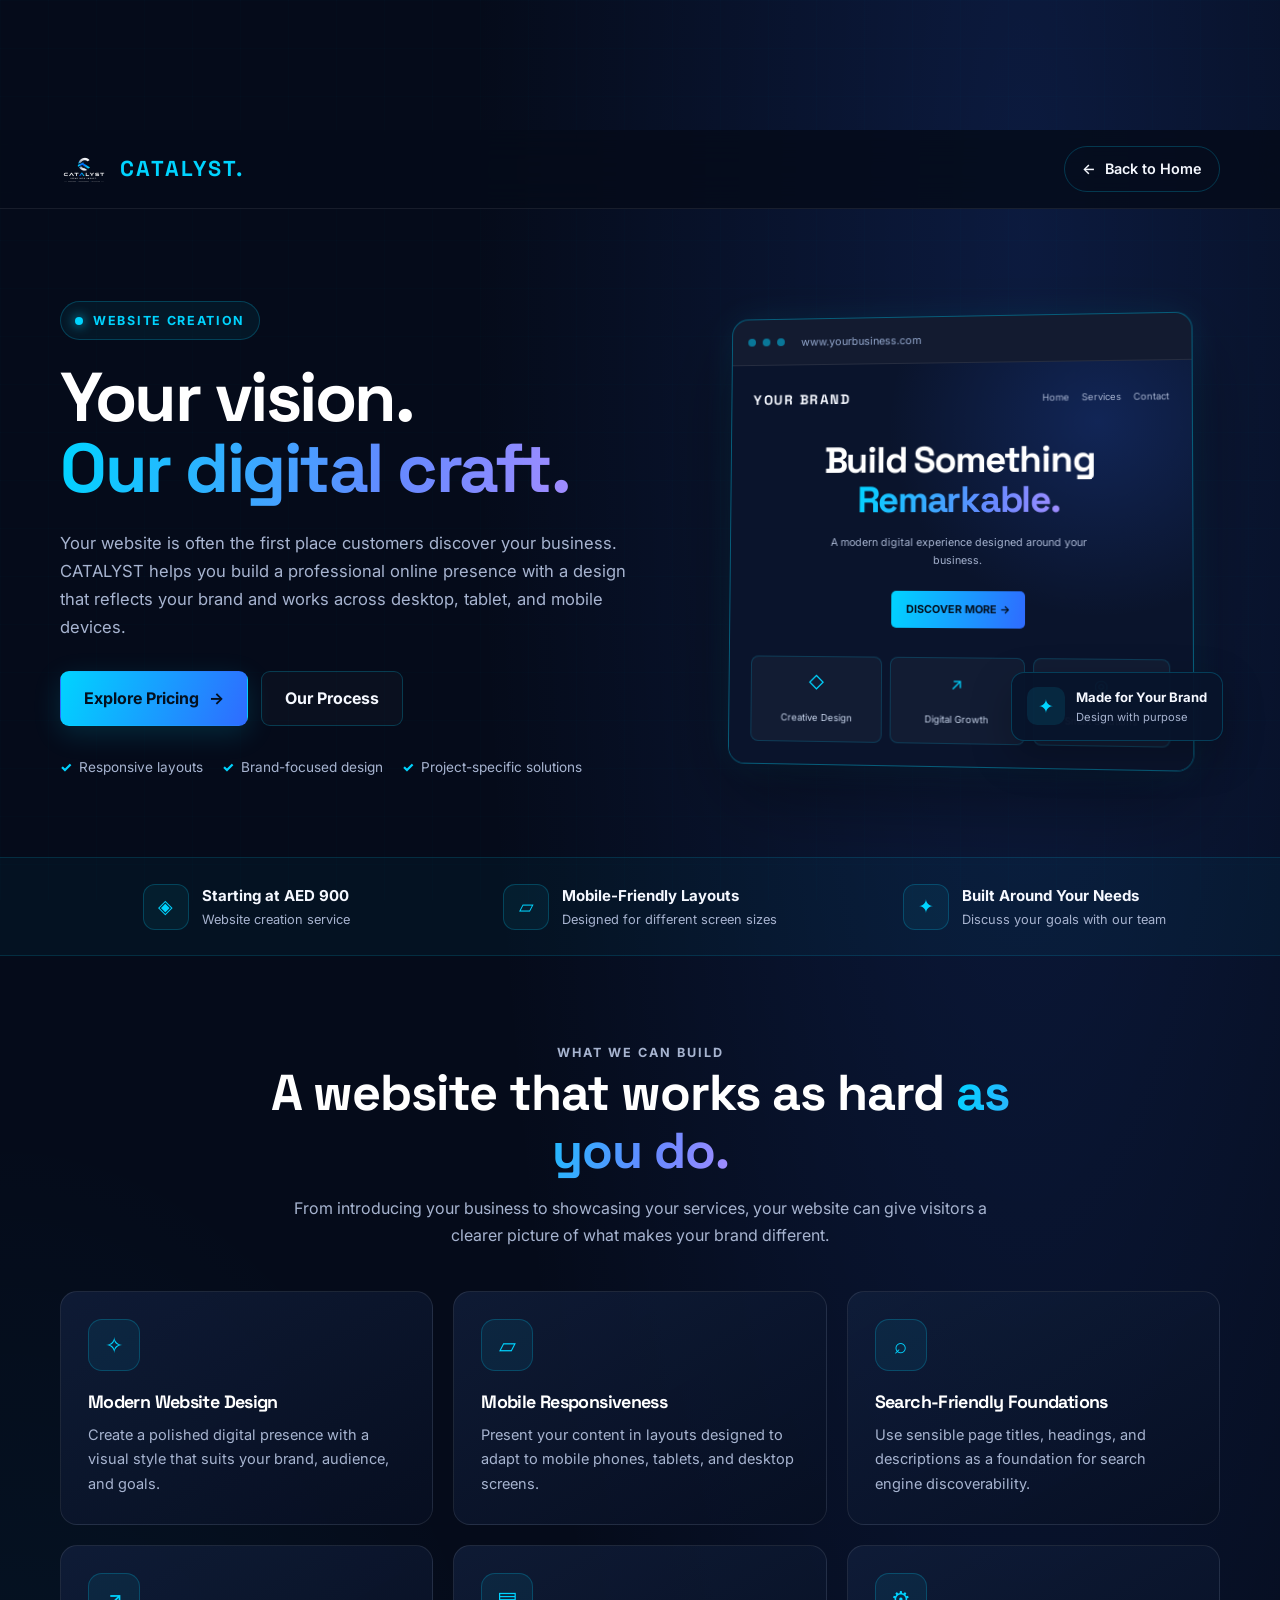
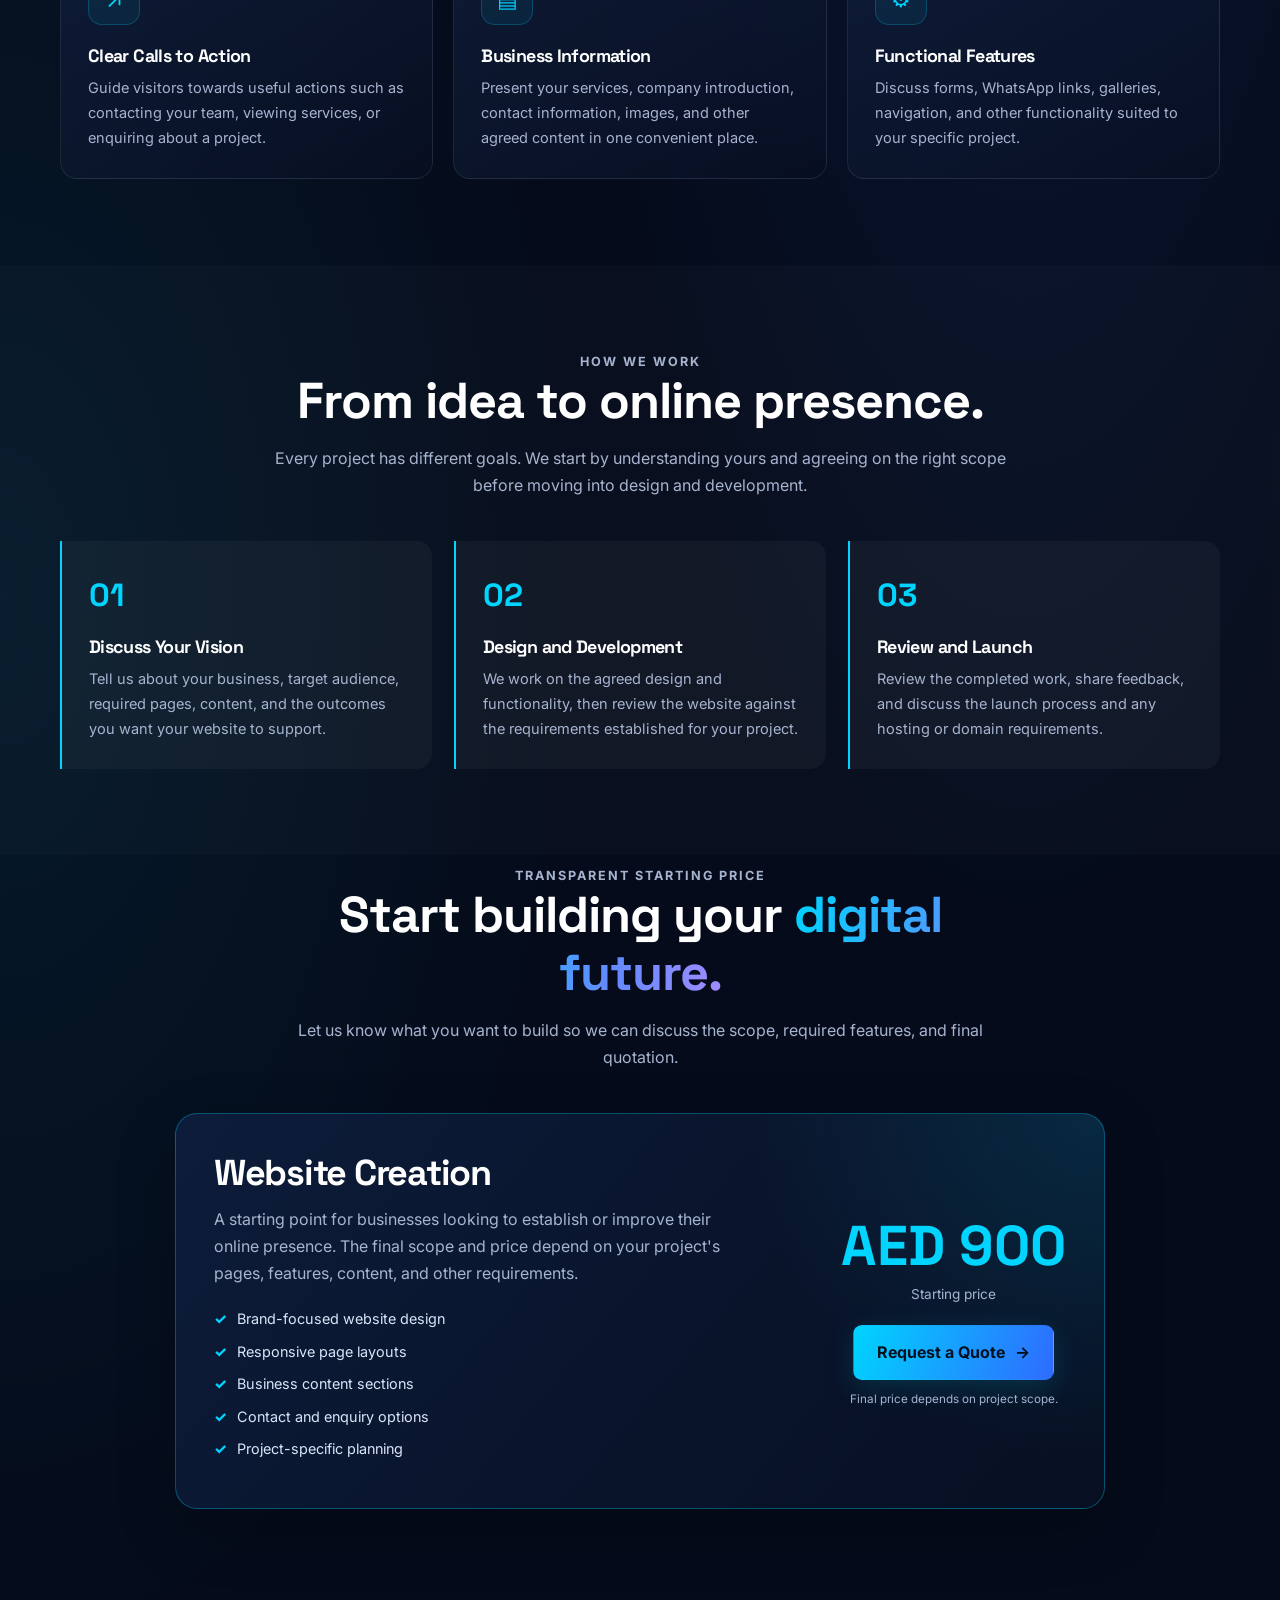
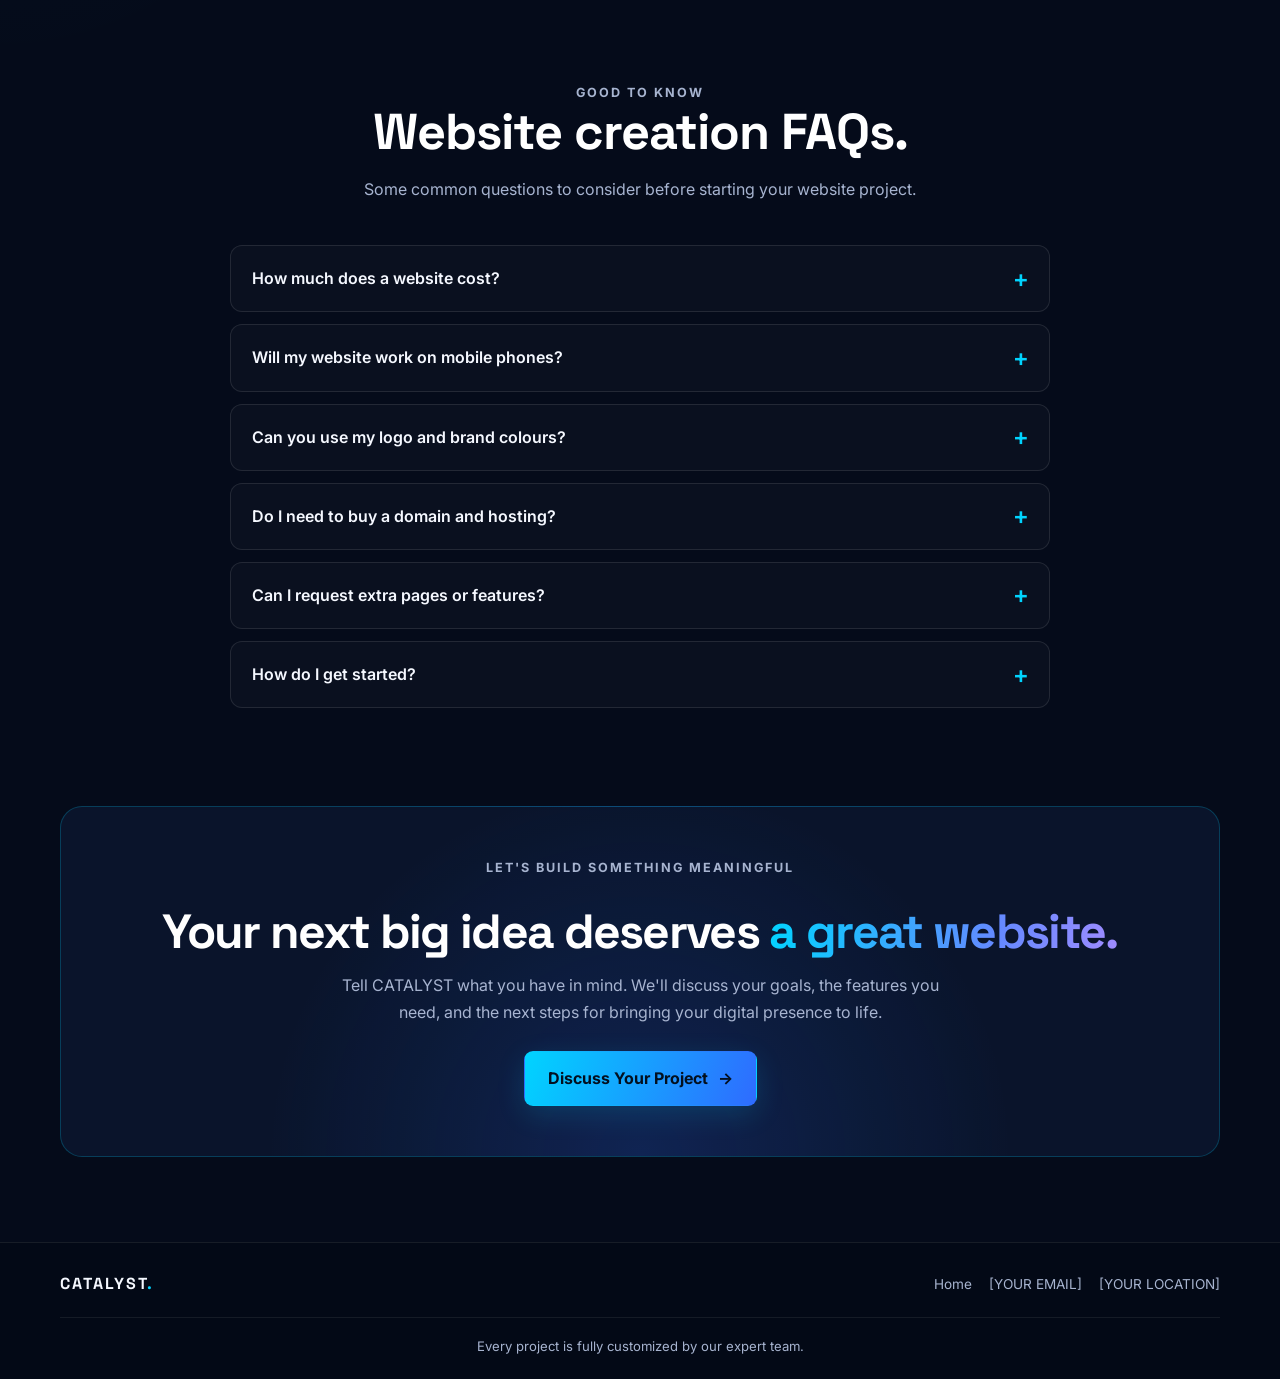
<file: catalyst-website/website-creation.html>
<!DOCTYPE html>
<html lang="en">
<head>
    <meta charset="UTF-8">
    <meta name="viewport" content="width=device-width, initial-scale=1.0">

    <title>Website Creation | CATALYST UAE</title>

    <meta name="description"
          content="Build your digital presence with CATALYST website creation services in the UAE. Professional, responsive websites starting at AED 900.">

    <meta name="theme-color" content="#050B1A">

    <!-- Google Fonts -->
    <link rel="preconnect" href="https://fonts.googleapis.com">
    <link rel="preconnect" href="https://fonts.gstatic.com" crossorigin>

    <link href="https://fonts.googleapis.com/css2?family=Inter:wght@400;500;600;700&family=Space+Grotesk:wght@400;500;600;700&display=swap"
          rel="stylesheet">

    <!-- Shared website stylesheet -->
    <link rel="stylesheet" href="css/style.css">

    <!-- Page-specific styles -->
    <style>
        :root {
            --web-bg: #050B1A;
            --web-panel: #0C1730;
            --web-blue: #00D4FF;
            --web-electric: #2F6BFF;
            --web-white: #F5F8FF;
            --web-muted: #A7B4D0;
            --web-border: rgba(0, 212, 255, 0.22);
        }

        * {
            box-sizing: border-box;
        }

        html {
            scroll-behavior: smooth;
        }

        body {
            margin: 0;
            color: var(--web-white);
            background:
                radial-gradient(
                    ellipse at 80% 5%,
                    rgba(47, 107, 255, 0.16),
                    transparent 38%
                ),
                radial-gradient(
                    ellipse at 0% 48%,
                    rgba(0, 212, 255, 0.07),
                    transparent 32%
                ),
                var(--web-bg);
            font-family: "Inter", sans-serif;
            line-height: 1.7;
            overflow-x: hidden;
        }

        body::before {
            content: "";
            position: fixed;
            inset: 0;
            z-index: -1;
            pointer-events: none;
            opacity: 0.12;
            background-image:
                linear-gradient(
                    rgba(0, 212, 255, 0.12) 1px,
                    transparent 1px
                ),
                linear-gradient(
                    90deg,
                    rgba(0, 212, 255, 0.12) 1px,
                    transparent 1px
                );
            background-size: 48px 48px;
        }

        a {
            color: inherit;
            text-decoration: none;
        }

        button,
        a {
            -webkit-tap-highlight-color: transparent;
        }

        .web-container {
            width: min(1160px, calc(100% - 40px));
            margin-inline: auto;
        }

        /* HEADER */

        .web-header {
            position: sticky;
            top: 0;
            z-index: 1000;
            border-bottom: 1px solid rgba(255, 255, 255, 0.08);
            background: rgba(5, 11, 26, 0.83);
            backdrop-filter: blur(18px);
            -webkit-backdrop-filter: blur(18px);
        }

        .web-header-inner {
            min-height: 78px;
            display: flex;
            align-items: center;
            justify-content: space-between;
            gap: 20px;
        }

        .web-brand {
            display: inline-flex;
            align-items: center;
            gap: 12px;
            font-family: "Space Grotesk", sans-serif;
            font-size: 1.35rem;
            font-weight: 700;
            letter-spacing: 2px;
        }

        .web-brand img {
            width: 48px;
            height: 48px;
            object-fit: contain;
        }

        .web-brand span {
            color: var(--web-blue);
        }

        .web-back {
            display: inline-flex;
            align-items: center;
            justify-content: center;
            gap: 9px;
            padding: 10px 17px;
            border: 1px solid var(--web-border);
            border-radius: 999px;
            font-size: 0.9rem;
            font-weight: 600;
            transition: 0.25s ease;
        }

        .web-back:hover {
            color: var(--web-blue);
            border-color: var(--web-blue);
            box-shadow: 0 0 22px rgba(0, 212, 255, 0.12);
            transform: translateY(-2px);
        }

        /* BUTTONS */

        .web-button {
            display: inline-flex;
            min-height: 49px;
            align-items: center;
            justify-content: center;
            gap: 10px;
            padding: 13px 23px;
            border: 1px solid transparent;
            border-radius: 9px;
            font: inherit;
            font-weight: 700;
            text-align: center;
            cursor: pointer;
            transition:
                transform 0.25s ease,
                box-shadow 0.25s ease,
                color 0.25s ease,
                border-color 0.25s ease;
        }

        .web-button:hover {
            transform: translateY(-3px);
        }

        .web-button-primary {
            color: #03101F;
            background: linear-gradient(
                110deg,
                var(--web-blue),
                var(--web-electric)
            );
            box-shadow: 0 8px 28px rgba(0, 212, 255, 0.15);
        }

        .web-button-primary:hover {
            box-shadow: 0 10px 35px rgba(0, 212, 255, 0.3);
        }

        .web-button-secondary {
            color: var(--web-white);
            background: rgba(255, 255, 255, 0.025);
            border-color: var(--web-border);
        }

        .web-button-secondary:hover {
            color: var(--web-blue);
            border-color: var(--web-blue);
        }

        /* HERO */

        .web-hero {
            padding: 92px 0 78px;
            overflow: hidden;
        }

        .web-hero-grid {
            display: grid;
            grid-template-columns: 1.05fr 0.95fr;
            align-items: center;
            gap: 55px;
        }

        .web-eyebrow {
            display: inline-flex;
            align-items: center;
            gap: 10px;
            margin: 0 0 22px;
            padding: 8px 14px;
            color: var(--web-blue);
            background: rgba(0, 212, 255, 0.06);
            border: 1px solid var(--web-border);
            border-radius: 999px;
            font-size: 0.78rem;
            font-weight: 700;
            letter-spacing: 1.7px;
            text-transform: uppercase;
        }

        .web-dot {
            width: 8px;
            height: 8px;
            border-radius: 50%;
            background: var(--web-blue);
            box-shadow: 0 0 12px var(--web-blue);
        }

        .web-hero h1 {
            margin: 0 0 24px;
            font-family: "Space Grotesk", sans-serif;
            font-size: clamp(2.8rem, 5.4vw, 5rem);
            font-weight: 700;
            line-height: 1.03;
            letter-spacing: -2.5px;
        }

        .web-gradient {
            color: var(--web-blue);
            background: linear-gradient(
                100deg,
                #00D4FF,
                #6489FF 65%,
                #A18CFF
            );
            -webkit-background-clip: text;
            background-clip: text;
            -webkit-text-fill-color: transparent;
        }

        .web-hero-description {
            max-width: 580px;
            margin: 0 0 29px;
            color: var(--web-muted);
            font-size: 1.04rem;
        }

        .web-hero-actions {
            display: flex;
            flex-wrap: wrap;
            gap: 13px;
            margin-bottom: 30px;
        }

        .web-trust-list {
            display: flex;
            flex-wrap: wrap;
            gap: 12px 19px;
            color: var(--web-muted);
            font-size: 0.85rem;
        }

        .web-trust-list span {
            display: inline-flex;
            align-items: center;
            gap: 7px;
        }

        .web-check {
            color: var(--web-blue);
            font-weight: 800;
        }

        /* WEBSITE MOCKUP */

        .web-visual {
            position: relative;
            min-height: 425px;
            display: flex;
            align-items: center;
            justify-content: center;
            isolation: isolate;
        }

        .web-glow {
            position: absolute;
            z-index: -1;
            width: 340px;
            height: 340px;
            border-radius: 50%;
            background: radial-gradient(
                circle,
                rgba(0, 212, 255, 0.17),
                rgba(47, 107, 255, 0.08) 48%,
                transparent 72%
            );
            animation: web-glow-pulse 5s ease-in-out infinite;
        }

        .web-browser {
            position: relative;
            width: min(100%, 465px);
            overflow: hidden;
            border: 1px solid rgba(0, 212, 255, 0.38);
            border-radius: 17px;
            background: #0A1328;
            box-shadow:
                0 30px 80px rgba(0, 0, 0, 0.4),
                0 0 35px rgba(0, 212, 255, 0.1);
            transform: perspective(1100px) rotateY(-5deg) rotateX(2deg);
            animation: web-browser-float 6s ease-in-out infinite;
        }

        .web-browser-bar {
            display: flex;
            align-items: center;
            gap: 7px;
            padding: 14px 16px;
            border-bottom: 1px solid rgba(255, 255, 255, 0.08);
            background: rgba(255, 255, 255, 0.035);
        }

        .web-browser-dot {
            width: 8px;
            height: 8px;
            border-radius: 50%;
            background: rgba(0, 212, 255, 0.5);
        }

        .web-browser-address {
            margin-left: 10px;
            overflow: hidden;
            color: #93A7CC;
            font-size: 0.68rem;
            white-space: nowrap;
            text-overflow: ellipsis;
        }

        .web-browser-screen {
            padding: 24px 22px 22px;
            background:
                radial-gradient(
                    ellipse at 80% 15%,
                    rgba(47, 107, 255, 0.2),
                    transparent 40%
                ),
                #0A142C;
        }

        .web-demo-nav {
            display: flex;
            align-items: center;
            justify-content: space-between;
            gap: 12px;
            margin-bottom: 30px;
        }

        .web-demo-logo {
            color: var(--web-white);
            font-family: "Space Grotesk", sans-serif;
            font-size: 0.86rem;
            font-weight: 700;
            letter-spacing: 1.5px;
        }

        .web-demo-links {
            display: flex;
            gap: 12px;
            color: #A7B4D0;
            font-size: 0.59rem;
        }

        .web-demo-heading {
            max-width: 330px;
            margin: 0 auto 13px;
            font-family: "Space Grotesk", sans-serif;
            font-size: clamp(1.5rem, 3vw, 2.3rem);
            font-weight: 700;
            line-height: 1.1;
            text-align: center;
        }

        .web-demo-description {
            max-width: 285px;
            margin: 0 auto 21px;
            color: #A7B4D0;
            font-size: 0.67rem;
            text-align: center;
        }

        .web-demo-button {
            display: table;
            margin: 0 auto 29px;
            padding: 9px 15px;
            border-radius: 5px;
            color: #03101F;
            background: linear-gradient(
                100deg,
                var(--web-blue),
                var(--web-electric)
            );
            font-size: 0.68rem;
            font-weight: 700;
        }

        .web-demo-cards {
            display: grid;
            grid-template-columns: repeat(3, 1fr);
            gap: 8px;
        }

        .web-demo-card {
            min-height: 72px;
            padding: 12px 8px;
            border: 1px solid rgba(0, 212, 255, 0.18);
            border-radius: 8px;
            background: rgba(255, 255, 255, 0.035);
            text-align: center;
        }

        .web-demo-card-icon {
            display: block;
            margin-bottom: 6px;
            color: var(--web-blue);
            font-size: 1rem;
        }

        .web-demo-card span:last-child {
            color: #C6D3EA;
            font-size: 0.6rem;
        }

        .web-floating-label {
            position: absolute;
            right: -3px;
            bottom: 25px;
            display: flex;
            align-items: center;
            gap: 11px;
            padding: 13px 15px;
            border: 1px solid var(--web-border);
            border-radius: 13px;
            background: rgba(8, 20, 43, 0.96);
            box-shadow: 0 15px 40px rgba(0, 0, 0, 0.25);
            animation: web-label-float 4s ease-in-out infinite;
        }

        .web-floating-icon {
            display: grid;
            place-items: center;
            width: 38px;
            height: 38px;
            border-radius: 10px;
            background: rgba(0, 212, 255, 0.1);
            color: var(--web-blue);
            font-size: 1.2rem;
        }

        .web-floating-label strong,
        .web-floating-label small {
            display: block;
        }

        .web-floating-label strong {
            font-size: 0.82rem;
        }

        .web-floating-label small {
            color: var(--web-muted);
            font-size: 0.7rem;
        }

        /* QUICK INFO */

        .web-highlights {
            border-block: 1px solid rgba(0, 212, 255, 0.14);
            background: rgba(0, 212, 255, 0.035);
        }

        .web-highlights-grid {
            display: grid;
            grid-template-columns: repeat(3, 1fr);
            gap: 22px;
            padding-block: 25px;
        }

        .web-highlight {
            display: flex;
            align-items: center;
            justify-content: center;
            gap: 13px;
        }

        .web-highlight-icon {
            display: grid;
            place-items: center;
            flex: 0 0 46px;
            width: 46px;
            height: 46px;
            border: 1px solid var(--web-border);
            border-radius: 12px;
            background: rgba(0, 212, 255, 0.06);
            color: var(--web-blue);
            font-size: 1.2rem;
        }

        .web-highlight strong,
        .web-highlight small {
            display: block;
        }

        .web-highlight strong {
            font-size: 0.94rem;
        }

        .web-highlight small {
            color: var(--web-muted);
            font-size: 0.8rem;
        }

        /* COMMON SECTIONS */

        .web-section {
            padding: 86px 0;
        }

        .web-section-heading {
            max-width: 740px;
            margin: 0 auto 42px;
            text-align: center;
        }

        .web-kicker {
            margin: 0 0 11px;
            color: var(--web-blue);
            font-size: 0.79rem;
            font-weight: 700;
            letter-spacing: 2px;
            text-transform: uppercase;
        }

        .web-section-heading h2 {
            margin: 0 0 15px;
            font-family: "Space Grotesk", sans-serif;
            font-size: clamp(2rem, 4vw, 3.15rem);
            line-height: 1.15;
            letter-spacing: -1px;
        }

        .web-section-heading p {
            margin: 0;
            color: var(--web-muted);
        }

        /* FEATURES */

        .web-feature-grid {
            display: grid;
            grid-template-columns: repeat(3, minmax(0, 1fr));
            gap: 20px;
        }

        .web-feature-card {
            min-height: 224px;
            padding: 27px;
            border: 1px solid rgba(255, 255, 255, 0.09);
            border-radius: 17px;
            background: linear-gradient(
                150deg,
                rgba(17, 31, 60, 0.78),
                rgba(7, 15, 34, 0.8)
            );
            transition:
                transform 0.25s ease,
                border-color 0.25s ease,
                box-shadow 0.25s ease;
        }

        .web-feature-card:hover {
            transform: translateY(-6px);
            border-color: var(--web-border);
            box-shadow: 0 15px 38px rgba(0, 0, 0, 0.22);
        }

        .web-feature-icon {
            display: grid;
            place-items: center;
            width: 52px;
            height: 52px;
            margin-bottom: 20px;
            border: 1px solid var(--web-border);
            border-radius: 14px;
            background: rgba(0, 212, 255, 0.07);
            color: var(--web-blue);
            font-size: 1.4rem;
        }

        .web-feature-card h3 {
            margin: 0 0 10px;
            font-family: "Space Grotesk", sans-serif;
            font-size: 1.12rem;
        }

        .web-feature-card p {
            margin: 0;
            color: var(--web-muted);
            font-size: 0.91rem;
        }

        /* PROCESS */

        .web-process-grid {
            display: grid;
            grid-template-columns: repeat(3, minmax(0, 1fr));
            gap: 22px;
        }

        .web-process-card {
            padding: 27px;
            border-left: 2px solid var(--web-blue);
            border-radius: 0 15px 15px 0;
            background: rgba(255, 255, 255, 0.035);
        }

        .web-process-number {
            display: block;
            margin-bottom: 13px;
            color: var(--web-blue);
            font-family: "Space Grotesk", sans-serif;
            font-size: 2rem;
            font-weight: 700;
        }

        .web-process-card h3 {
            margin: 0 0 10px;
            font-family: "Space Grotesk", sans-serif;
            font-size: 1.12rem;
        }

        .web-process-card p {
            margin: 0;
            color: var(--web-muted);
            font-size: 0.91rem;
        }

        /* PRICING */

        .web-pricing-section {
            padding: 10px 0 87px;
        }

        .web-pricing-card {
            display: grid;
            grid-template-columns: 1fr auto;
            align-items: center;
            gap: 35px;
            max-width: 930px;
            margin-inline: auto;
            padding: 38px;
            border: 1px solid rgba(0, 212, 255, 0.32);
            border-radius: 22px;
            background:
                radial-gradient(
                    circle at 100% 0,
                    rgba(0, 212, 255, 0.12),
                    transparent 35%
                ),
                linear-gradient(
                    130deg,
                    rgba(13, 29, 59, 0.96),
                    rgba(7, 15, 34, 0.98)
                );
            box-shadow: 0 20px 60px rgba(0, 0, 0, 0.22);
        }

        .web-pricing-card h2 {
            margin: 0 0 10px;
            font-family: "Space Grotesk", sans-serif;
            font-size: clamp(1.65rem, 3vw, 2.25rem);
            line-height: 1.2;
        }

        .web-pricing-card p {
            max-width: 540px;
            margin: 0;
            color: var(--web-muted);
        }

        .web-price-features {
            margin: 20px 0 0;
            padding: 0;
            list-style: none;
        }

        .web-price-features li {
            margin: 8px 0;
            color: #D9E5F8;
            font-size: 0.9rem;
        }

        .web-price-features li::before {
            content: "✓";
            margin-right: 10px;
            color: var(--web-blue);
            font-weight: 800;
        }

        .web-price-box {
            min-width: 220px;
            text-align: center;
        }

        .web-price {
            display: block;
            margin-bottom: 4px;
            color: var(--web-blue);
            font-family: "Space Grotesk", sans-serif;
            font-size: clamp(2.6rem, 5vw, 3.5rem);
            font-weight: 700;
            line-height: 1.2;
            white-space: nowrap;
        }

        .web-price-caption {
            display: block;
            margin-bottom: 18px;
            color: var(--web-muted);
            font-size: 0.85rem;
        }

        .web-price-note {
            display: block;
            margin-top: 10px;
            color: var(--web-muted);
            font-size: 0.73rem;
        }

        /* FAQ */

        .web-faq-list {
            max-width: 820px;
            margin-inline: auto;
        }

        .web-faq-list details {
            margin-bottom: 12px;
            border: 1px solid rgba(255, 255, 255, 0.1);
            border-radius: 12px;
            background: rgba(255, 255, 255, 0.025);
        }

        .web-faq-list summary {
            position: relative;
            padding: 19px 52px 19px 21px;
            font-weight: 600;
            cursor: pointer;
            list-style: none;
        }

        .web-faq-list summary::-webkit-details-marker {
            display: none;
        }

        .web-faq-list summary::after {
            content: "+";
            position: absolute;
            top: 50%;
            right: 20px;
            color: var(--web-blue);
            font-size: 1.5rem;
            transform: translateY(-50%);
        }

        .web-faq-list details[open] summary::after {
            content: "−";
        }

        .web-faq-answer {
            padding: 0 21px 20px;
            color: var(--web-muted);
            font-size: 0.92rem;
        }

        .web-faq-answer p {
            margin: 0;
        }

        /* CTA */

        .web-cta-section {
            padding: 0 0 85px;
        }

        .web-cta-box {
            padding: 50px 28px;
            border: 1px solid var(--web-border);
            border-radius: 22px;
            background:
                radial-gradient(
                    circle at 50% 100%,
                    rgba(47, 107, 255, 0.19),
                    transparent 55%
                ),
                rgba(12, 23, 48, 0.8);
            text-align: center;
        }

        .web-cta-box h2 {
            margin: 0 0 13px;
            font-family: "Space Grotesk", sans-serif;
            font-size: clamp(2rem, 4vw, 3rem);
            line-height: 1.15;
        }

        .web-cta-box p {
            max-width: 620px;
            margin: 0 auto 25px;
            color: var(--web-muted);
        }

        /* FOOTER */

        .web-footer {
            padding: 27px 0 22px;
            border-top: 1px solid rgba(255, 255, 255, 0.08);
            background: rgba(3, 8, 19, 0.5);
        }

        .web-footer-top {
            display: flex;
            align-items: center;
            justify-content: space-between;
            flex-wrap: wrap;
            gap: 20px;
            margin-bottom: 19px;
        }

        .web-footer-brand {
            font-family: "Space Grotesk", sans-serif;
            font-weight: 700;
            letter-spacing: 2px;
        }

        .web-footer-brand span {
            color: var(--web-blue);
        }

        .web-footer-contact {
            display: flex;
            flex-wrap: wrap;
            gap: 17px;
            color: var(--web-muted);
            font-size: 0.85rem;
        }

        .web-footer-contact a:hover {
            color: var(--web-blue);
        }

        .web-customized-note {
            margin: 18px 0 0;
            padding-top: 17px;
            border-top: 1px solid rgba(255, 255, 255, 0.07);
            color: var(--web-muted);
            font-size: 0.82rem;
            text-align: center;
        }

        /* ANIMATIONS */

        @keyframes web-browser-float {
            0%, 100% {
                transform: perspective(1100px) translateY(0)
                           rotateY(-5deg) rotateX(2deg);
            }

            50% {
                transform: perspective(1100px) translateY(-10px)
                           rotateY(-2deg) rotateX(1deg);
            }
        }

        @keyframes web-glow-pulse {
            0%, 100% {
                transform: scale(1);
                opacity: 0.8;
            }

            50% {
                transform: scale(1.09);
                opacity: 1;
            }
        }

        @keyframes web-label-float {
            0%, 100% {
                transform: translateY(0);
            }

            50% {
                transform: translateY(-8px);
            }
        }

        @media (prefers-reduced-motion: reduce) {
            *,
            *::before,
            *::after {
                scroll-behavior: auto !important;
                animation-duration: 0.01ms !important;
                animation-iteration-count: 1 !important;
                transition-duration: 0.01ms !important;
            }
        }

        /* TABLET */

        @media (max-width: 900px) {
            .web-hero {
                padding-top: 65px;
            }

            .web-hero-grid {
                grid-template-columns: 1fr;
                gap: 28px;
            }

            .web-hero-copy {
                text-align: center;
            }

            .web-hero-description {
                margin-inline: auto;
            }

            .web-eyebrow {
                justify-content: center;
            }

            .web-hero-actions,
            .web-trust-list {
                justify-content: center;
            }

            .web-visual {
                min-height: 380px;
            }

            .web-feature-grid {
                grid-template-columns: repeat(2, minmax(0, 1fr));
            }

            .web-process-grid {
                grid-template-columns: 1fr;
            }

            .web-highlights-grid {
                grid-template-columns: 1fr;
                gap: 16px;
            }

            .web-highlight {
                justify-content: flex-start;
                max-width: 310px;
                width: 100%;
                margin-inline: auto;
            }

            .web-pricing-card {
                grid-template-columns: 1fr;
                text-align: center;
            }

            .web-pricing-card p {
                margin-inline: auto;
            }

            .web-price-features {
                display: inline-block;
                text-align: left;
            }
        }

        /* MOBILE */

        @media (max-width: 560px) {
            .web-container {
                width: min(100% - 28px, 1160px);
            }

            .web-header-inner {
                min-height: 68px;
                gap: 10px;
            }

            .web-brand {
                gap: 8px;
                font-size: 1.05rem;
                letter-spacing: 1.5px;
            }

            .web-brand img {
                width: 38px;
                height: 38px;
            }

            .web-back {
                padding: 9px 12px;
                font-size: 0.8rem;
            }

            .web-hero {
                padding: 53px 0 55px;
            }

            .web-hero h1 {
                font-size: clamp(2.55rem, 12vw, 3.5rem);
                letter-spacing: -1.5px;
            }

            .web-hero-description {
                font-size: 0.96rem;
            }

            .web-hero-actions {
                flex-direction: column;
            }

            .web-button {
                width: 100%;
            }

            .web-trust-list {
                gap: 10px 14px;
                font-size: 0.78rem;
            }

            .web-visual {
                min-height: 300px;
            }

            .web-browser {
                width: 100%;
            }

            .web-browser-screen {
                padding: 18px 13px;
            }

            .web-demo-nav {
                margin-bottom: 24px;
            }

            .web-demo-links {
                gap: 7px;
                font-size: 0.51rem;
            }

            .web-demo-heading {
                font-size: 1.55rem;
            }

            .web-demo-description {
                font-size: 0.62rem;
            }

            .web-demo-card {
                min-height: 65px;
                padding: 9px 5px;
            }

            .web-demo-card span:last-child {
                font-size: 0.54rem;
            }

            .web-floating-label {
                right: -4px;
                bottom: 5px;
                padding: 9px 11px;
            }

            .web-floating-icon {
                width: 32px;
                height: 32px;
            }

            .web-floating-label strong {
                font-size: 0.74rem;
            }

            .web-floating-label small {
                font-size: 0.65rem;
            }

            .web-section {
                padding: 62px 0;
            }

            .web-section-heading {
                margin-bottom: 30px;
            }

            .web-feature-grid {
                grid-template-columns: 1fr;
            }

            .web-feature-card {
                min-height: 0;
                padding: 23px;
            }

            .web-pricing-section {
                padding: 5px 0 65px;
            }

            .web-pricing-card {
                padding: 27px 20px;
                gap: 22px;
            }

            .web-cta-section {
                padding-bottom: 60px;
            }

            .web-cta-box {
                padding: 36px 20px;
            }

            .web-footer-top {
                align-items: flex-start;
                flex-direction: column;
            }

            .web-footer-contact {
                flex-direction: column;
                gap: 7px;
            }
        }
    </style>
</head>

<body>

    <!-- HEADER -->
    <header class="web-header">
        <div class="web-container web-header-inner">

            <!-- Your logo should be saved as assets/logo.png -->
            <a href="index.html" class="web-brand" aria-label="CATALYST home">
                <img src="assets/logo.png" alt="CATALYST logo">

                <span>
                    CATALYST<span>.</span>
                </span>
            </a>

            <a href="index.html" class="web-back">
                <span aria-hidden="true">←</span>
                Back to Home
            </a>

        </div>
    </header>


    <main>

        <!-- HERO -->
        <section class="web-hero">
            <div class="web-container web-hero-grid">

                <div class="web-hero-copy">

                    <p class="web-eyebrow">
                        <span class="web-dot"></span>
                        Website Creation
                    </p>

                    <h1>
                        Your vision.<br>
                        <span class="web-gradient">Our digital craft.</span>
                    </h1>

                    <p class="web-hero-description">
                        Your website is often the first place customers
                        discover your business. CATALYST helps you build
                        a professional online presence with a design
                        that reflects your brand and works across
                        desktop, tablet, and mobile devices.
                    </p>

                    <div class="web-hero-actions">
                        <a href="#web-pricing"
                           class="web-button web-button-primary">
                            Explore Pricing
                            <span aria-hidden="true">→</span>
                        </a>

                        <a href="#web-process"
                           class="web-button web-button-secondary">
                            Our Process
                        </a>
                    </div>

                    <div class="web-trust-list">
                        <span>
                            <span class="web-check">✓</span>
                            Responsive layouts
                        </span>

                        <span>
                            <span class="web-check">✓</span>
                            Brand-focused design
                        </span>

                        <span>
                            <span class="web-check">✓</span>
                            Project-specific solutions
                        </span>
                    </div>

                </div>


                <!-- CSS WEBSITE MOCKUP
                     This illustration does not require an extra image.
                -->
                <div class="web-visual" aria-label="Illustration of a business website">

                    <div class="web-glow"></div>

                    <div class="web-browser">

                        <div class="web-browser-bar">
                            <span class="web-browser-dot"></span>
                            <span class="web-browser-dot"></span>
                            <span class="web-browser-dot"></span>

                            <span class="web-browser-address">
                                www.yourbusiness.com
                            </span>
                        </div>

                        <div class="web-browser-screen">

                            <div class="web-demo-nav">
                                <span class="web-demo-logo">
                                    YOUR BRAND
                                </span>

                                <div class="web-demo-links">
                                    <span>Home</span>
                                    <span>Services</span>
                                    <span>Contact</span>
                                </div>
                            </div>

                            <h2 class="web-demo-heading">
                                Build Something<br>
                                <span class="web-gradient">Remarkable.</span>
                            </h2>

                            <p class="web-demo-description">
                                A modern digital experience designed
                                around your business.
                            </p>

                            <span class="web-demo-button">
                                DISCOVER MORE →
                            </span>

                            <div class="web-demo-cards">

                                <div class="web-demo-card">
                                    <span class="web-demo-card-icon">◇</span>
                                    <span>Creative Design</span>
                                </div>

                                <div class="web-demo-card">
                                    <span class="web-demo-card-icon">↗</span>
                                    <span>Digital Growth</span>
                                </div>

                                <div class="web-demo-card">
                                    <span class="web-demo-card-icon">◎</span>
                                    <span>Smart Solutions</span>
                                </div>

                            </div>

                        </div>
                    </div>

                    <div class="web-floating-label">
                        <div class="web-floating-icon" aria-hidden="true">✦</div>

                        <div>
                            <strong>Made for Your Brand</strong>
                            <small>Design with purpose</small>
                        </div>
                    </div>

                </div>

            </div>
        </section>


        <!-- QUICK HIGHLIGHTS -->
        <section class="web-highlights">
            <div class="web-container web-highlights-grid">

                <div class="web-highlight">
                    <span class="web-highlight-icon" aria-hidden="true">◈</span>

                    <div>
                        <strong>Starting at AED 900</strong>
                        <small>Website creation service</small>
                    </div>
                </div>

                <div class="web-highlight">
                    <span class="web-highlight-icon" aria-hidden="true">▱</span>

                    <div>
                        <strong>Mobile-Friendly Layouts</strong>
                        <small>Designed for different screen sizes</small>
                    </div>
                </div>

                <div class="web-highlight">
                    <span class="web-highlight-icon" aria-hidden="true">✦</span>

                    <div>
                        <strong>Built Around Your Needs</strong>
                        <small>Discuss your goals with our team</small>
                    </div>
                </div>

            </div>
        </section>


        <!-- FEATURES -->
        <section class="web-section" id="web-features">
            <div class="web-container">

                <div class="web-section-heading">
                    <p class="web-kicker">What we can build</p>

                    <h2>
                        A website that works as hard
                        <span class="web-gradient">as you do.</span>
                    </h2>

                    <p>
                        From introducing your business to showcasing your
                        services, your website can give visitors a clearer
                        picture of what makes your brand different.
                    </p>
                </div>


                <div class="web-feature-grid">

                    <article class="web-feature-card">
                        <div class="web-feature-icon" aria-hidden="true">✧</div>

                        <h3>Modern Website Design</h3>

                        <p>
                            Create a polished digital presence with a visual
                            style that suits your brand, audience, and goals.
                        </p>
                    </article>


                    <article class="web-feature-card">
                        <div class="web-feature-icon" aria-hidden="true">▱</div>

                        <h3>Mobile Responsiveness</h3>

                        <p>
                            Present your content in layouts designed to adapt
                            to mobile phones, tablets, and desktop screens.
                        </p>
                    </article>


                    <article class="web-feature-card">
                        <div class="web-feature-icon" aria-hidden="true">⌕</div>

                        <h3>Search-Friendly Foundations</h3>

                        <p>
                            Use sensible page titles, headings, and
                            descriptions as a foundation for search
                            engine discoverability.
                        </p>
                    </article>


                    <article class="web-feature-card">
                        <div class="web-feature-icon" aria-hidden="true">↗</div>

                        <h3>Clear Calls to Action</h3>

                        <p>
                            Guide visitors towards useful actions such as
                            contacting your team, viewing services, or
                            enquiring about a project.
                        </p>
                    </article>


                    <article class="web-feature-card">
                        <div class="web-feature-icon" aria-hidden="true">▤</div>

                        <h3>Business Information</h3>

                        <p>
                            Present your services, company introduction,
                            contact information, images, and other agreed
                            content in one convenient place.
                        </p>
                    </article>


                    <article class="web-feature-card">
                        <div class="web-feature-icon" aria-hidden="true">⚙</div>

                        <h3>Functional Features</h3>

                        <p>
                            Discuss forms, WhatsApp links, galleries,
                            navigation, and other functionality suited
                            to your specific project.
                        </p>
                    </article>

                </div>

            </div>
        </section>


        <!-- OUR PROCESS -->
        <section class="web-section"
                 id="web-process"
                 style="background: rgba(255,255,255,0.018);">

            <div class="web-container">

                <div class="web-section-heading">
                    <p class="web-kicker">How we work</p>

                    <h2>From idea to online presence.</h2>

                    <p>
                        Every project has different goals. We start by
                        understanding yours and agreeing on the right
                        scope before moving into design and development.
                    </p>
                </div>


                <div class="web-process-grid">

                    <article class="web-process-card">
                        <span class="web-process-number">01</span>

                        <h3>Discuss Your Vision</h3>

                        <p>
                            Tell us about your business, target audience,
                            required pages, content, and the outcomes
                            you want your website to support.
                        </p>
                    </article>


                    <article class="web-process-card">
                        <span class="web-process-number">02</span>

                        <h3>Design and Development</h3>

                        <p>
                            We work on the agreed design and functionality,
                            then review the website against the requirements
                            established for your project.
                        </p>
                    </article>


                    <article class="web-process-card">
                        <span class="web-process-number">03</span>

                        <h3>Review and Launch</h3>

                        <p>
                            Review the completed work, share feedback,
                            and discuss the launch process and any
                            hosting or domain requirements.
                        </p>
                    </article>

                </div>

            </div>
        </section>


        <!-- PRICING -->
        <section class="web-pricing-section" id="web-pricing">
            <div class="web-container">

                <div class="web-section-heading">
                    <p class="web-kicker">Transparent starting price</p>

                    <h2>
                        Start building your
                        <span class="web-gradient">digital future.</span>
                    </h2>

                    <p>
                        Let us know what you want to build so we can discuss
                        the scope, required features, and final quotation.
                    </p>
                </div>


                <div class="web-pricing-card">

                    <div>
                        <h2>Website Creation</h2>

                        <p>
                            A starting point for businesses looking to
                            establish or improve their online presence.
                            The final scope and price depend on your
                            project's pages, features, content, and
                            other requirements.
                        </p>

                        <ul class="web-price-features">
                            <li>Brand-focused website design</li>
                            <li>Responsive page layouts</li>
                            <li>Business content sections</li>
                            <li>Contact and enquiry options</li>
                            <li>Project-specific planning</li>
                        </ul>
                    </div>


                    <div class="web-price-box">

                        <span class="web-price">AED 900</span>

                        <span class="web-price-caption">
                            Starting price
                        </span>

                        <a href="#"
                           class="web-button web-button-primary contact-whatsapp"
                           data-whatsapp-link
                           data-whatsapp-message="Hello CATALYST! I am interested in Website Creation, listed from AED 900. Please discuss my requirements and the available options with me.">

                            Request a Quote
                            <span aria-hidden="true">→</span>
                        </a>

                        <small class="web-price-note">
                            Final price depends on project scope.
                        </small>

                    </div>

                </div>

            </div>
        </section>


        <!-- FAQ -->
        <section class="web-section" id="web-faq">
            <div class="web-container">

                <div class="web-section-heading">
                    <p class="web-kicker">Good to know</p>

                    <h2>Website creation FAQs.</h2>

                    <p>
                        Some common questions to consider before starting
                        your website project.
                    </p>
                </div>


                <div class="web-faq-list">

                    <details>
                        <summary>How much does a website cost?</summary>

                        <div class="web-faq-answer">
                            <p>
                                Our listed starting price is AED 900.
                                The final quotation depends on the number
                                of pages, required features, content,
                                design requirements, and other project
                                details agreed with our team.
                            </p>
                        </div>
                    </details>


                    <details>
                        <summary>Will my website work on mobile phones?</summary>

                        <div class="web-faq-answer">
                            <p>
                                Responsive layouts are part of our approach
                                to presenting your website across different
                                screen sizes. The exact design and testing
                                requirements will be agreed for your project.
                            </p>
                        </div>
                    </details>


                    <details>
                        <summary>Can you use my logo and brand colours?</summary>

                        <div class="web-faq-answer">
                            <p>
                                Yes. Share your available logo, brand
                                colours, images, and other materials when
                                discussing the project. We can use these
                                to help guide the website's visual direction.
                            </p>
                        </div>
                    </details>


                    <details>
                        <summary>Do I need to buy a domain and hosting?</summary>

                        <div class="web-faq-answer">
                            <p>
                                A public website typically needs a domain
                                and a suitable hosting or publishing
                                arrangement. Ask us what is needed for
                                your particular project and whether these
                                services are included in your quotation.
                            </p>
                        </div>
                    </details>


                    <details>
                        <summary>Can I request extra pages or features?</summary>

                        <div class="web-faq-answer">
                            <p>
                                Yes. Tell us about the pages and functionality
                                you need. Additional requirements can be
                                reviewed and included in the project scope
                                and quotation where agreed.
                            </p>
                        </div>
                    </details>


                    <details>
                        <summary>How do I get started?</summary>

                        <div class="web-faq-answer">
                            <p>
                                Use the WhatsApp enquiry button to tell us
                                about your business, your website goals,
                                and any examples or references you like.
                                Our team can then discuss the next steps.
                            </p>
                        </div>
                    </details>

                </div>

            </div>
        </section>


        <!-- FINAL CTA -->
        <section class="web-cta-section" id="web-contact">
            <div class="web-container">

                <div class="web-cta-box">

                    <p class="web-kicker">Let's build something meaningful</p>

                    <h2>
                        Your next big idea deserves
                        <span class="web-gradient">a great website.</span>
                    </h2>

                    <p>
                        Tell CATALYST what you have in mind. We'll discuss
                        your goals, the features you need, and the next
                        steps for bringing your digital presence to life.
                    </p>

                    <a href="#"
                       class="web-button web-button-primary contact-whatsapp"
                       data-whatsapp-link
                       data-whatsapp-message="Hello CATALYST! I would like to discuss a website creation project. Please let me know what information you need to provide a quotation.">

                        Discuss Your Project
                        <span aria-hidden="true">→</span>
                    </a>

                </div>

            </div>
        </section>

    </main>


    <!-- FOOTER -->
    <footer class="web-footer">
        <div class="web-container">

            <div class="web-footer-top">

                <a href="index.html" class="web-footer-brand">
                    CATALYST<span>.</span>
                </a>

                <div class="web-footer-contact">

                    <a href="index.html">Home</a>

                    <!-- Replace these placeholders with your real details. -->
                    <a href="mailto:[YOUR EMAIL]">[YOUR EMAIL]</a>

                    <span>[YOUR LOCATION]</span>

                </div>

            </div>

            <p class="web-customized-note">
                Every project is fully customized by our expert team.
            </p>

        </div>
    </footer>


    <!-- Shared website JavaScript -->
    <script src="js/script.js" defer></script>

</body>
</html>
</file>
<file: catalyst-website/css/style.css>
/* ==========================================================
   CATALYST — SHARED WEBSITE STYLES
   File: css/style.css

   Brand: CATALYST
   Theme: Futuristic dark navy + neon blue
   Currency: AED

   EASY CUSTOMIZATION:
   Change the variables in :root to update the site colors,
   spacing, border radius, and other shared design settings.

   NOTE:
   Google Fonts will be connected in the HTML files later.
   ========================================================== */


/* ----------------------------------------------------------
   1. BRAND COLORS AND DESIGN VARIABLES
   ---------------------------------------------------------- */

:root {
    /* Main backgrounds */
    --bg-main: #050B1A;
    --bg-secondary: #080F25;
    --bg-section: #0A1230;
    --bg-card: rgba(14, 26, 55, 0.72);
    --bg-card-hover: rgba(17, 37, 75, 0.88);

    /* Brand accent colors */
    --accent: #00D4FF;
    --accent-blue: #2F6BFF;
    --accent-light: #83E8FF;

    /* Text */
    --text-primary: #FFFFFF;
    --text-secondary: #B8C6DF;
    --text-muted: #8292B3;

    /* Borders and effects */
    --border-color: rgba(0, 212, 255, 0.20);
    --border-strong: rgba(0, 212, 255, 0.48);
    --glow: 0 0 25px rgba(0, 212, 255, 0.16);
    --glow-strong: 0 0 35px rgba(0, 212, 255, 0.28);

    /* Typography */
    --font-body: "Inter", "Poppins", Arial, sans-serif;
    --font-heading: "Space Grotesk", "Orbitron", sans-serif;

    /* Layout */
    --container-width: 1180px;
    --section-space: 100px;
    --nav-height: 78px;
    --radius-small: 12px;
    --radius-medium: 20px;
    --radius-large: 28px;
    --radius-pill: 999px;

    /* Animation */
    --transition-fast: 180ms ease;
    --transition-normal: 300ms ease;
    --transition-slow: 600ms ease;
}


/* ----------------------------------------------------------
   2. RESET AND GLOBAL STYLES
   ---------------------------------------------------------- */

*,
*::before,
*::after {
    box-sizing: border-box;
}

html {
    scroll-behavior: smooth;
    scroll-padding-top: calc(var(--nav-height) + 20px);
    -webkit-text-size-adjust: 100%;
}

body {
    margin: 0;
    min-width: 320px;
    min-height: 100vh;
    overflow-x: hidden;

    background:
        radial-gradient(
            ellipse at 12% 6%,
            rgba(47, 107, 255, 0.10),
            transparent 35%
        ),
        radial-gradient(
            ellipse at 88% 38%,
            rgba(0, 212, 255, 0.055),
            transparent 32%
        ),
        linear-gradient(
            145deg,
            var(--bg-main) 0%,
            #070D20 48%,
            var(--bg-section) 100%
        );

    color: var(--text-primary);
    font-family: var(--font-body);
    font-size: 16px;
    line-height: 1.7;
    -webkit-font-smoothing: antialiased;
    text-rendering: optimizeLegibility;
}

body.menu-open {
    overflow: hidden;
}

img,
picture,
video,
canvas,
svg {
    display: block;
    max-width: 100%;
}

img {
    height: auto;
}

button,
input,
select,
textarea {
    font: inherit;
}

button,
select {
    cursor: pointer;
}

button {
    color: inherit;
}

a {
    color: inherit;
    text-decoration: none;
}

a,
button,
input,
select,
textarea {
    -webkit-tap-highlight-color: transparent;
}

button:focus-visible,
a:focus-visible,
input:focus-visible,
select:focus-visible,
textarea:focus-visible {
    outline: 2px solid var(--accent);
    outline-offset: 4px;
}

::selection {
    background: rgba(0, 212, 255, 0.30);
    color: #FFFFFF;
}

h1,
h2,
h3,
h4,
h5,
h6 {
    margin: 0;
    color: var(--text-primary);
    font-family: var(--font-heading);
    font-weight: 700;
    line-height: 1.2;
    letter-spacing: -0.035em;
}

p {
    margin-top: 0;
}

p:last-child {
    margin-bottom: 0;
}

ul,
ol {
    padding-left: 1.3rem;
}

::placeholder {
    color: var(--text-muted);
    opacity: 1;
}


/* ----------------------------------------------------------
   3. COMMON LAYOUT AND REUSABLE COMPONENTS
   ---------------------------------------------------------- */

.container {
    width: min(
        var(--container-width),
        calc(100% - 48px)
    );
    margin-inline: auto;
}

.section {
    position: relative;
    padding-block: var(--section-space);
    isolation: isolate;
}

.section-dark {
    background: rgba(3, 8, 23, 0.35);
}

.section-heading {
    max-width: 760px;
    margin: 0 auto 48px;
    text-align: center;
}

.section-heading h2 {
    margin-bottom: 18px;
    font-size: clamp(2rem, 4vw, 3.25rem);
}

.section-heading p {
    max-width: 650px;
    margin-inline: auto;
    color: var(--text-secondary);
    font-size: 1.05rem;
}

.eyebrow {
    display: inline-flex;
    align-items: center;
    gap: 10px;
    margin-bottom: 18px;
    color: var(--accent);
    font-size: 0.78rem;
    font-weight: 800;
    letter-spacing: 0.17em;
    line-height: 1.5;
    text-transform: uppercase;
}

.eyebrow::before {
    width: 24px;
    height: 2px;
    flex: 0 0 auto;
    background: var(--accent);
    border-radius: var(--radius-pill);
    box-shadow: 0 0 12px var(--accent);
    content: "";
}

.text-gradient {
    background: linear-gradient(
        100deg,
        #FFFFFF 0%,
        var(--accent-light) 38%,
        var(--accent) 70%,
        var(--accent-blue) 100%
    );
    background-clip: text;
    -webkit-background-clip: text;
    -webkit-text-fill-color: transparent;
    color: transparent;
}

.text-accent {
    color: var(--accent);
}

.muted {
    color: var(--text-secondary);
}

.small-text {
    color: var(--text-muted);
    font-size: 0.86rem;
}

.center {
    text-align: center;
}

.hidden {
    display: none !important;
}

.grid {
    display: grid;
    gap: 24px;
}

.glass-card {
    background: linear-gradient(
        145deg,
        rgba(16, 32, 66, 0.78),
        rgba(8, 16, 38, 0.72)
    );
    border: 1px solid var(--border-color);
    border-radius: var(--radius-medium);
    box-shadow: 0 10px 35px rgba(0, 0, 0, 0.15);
    -webkit-backdrop-filter: blur(16px);
    backdrop-filter: blur(16px);
}

.glass-card:hover {
    border-color: var(--border-strong);
    box-shadow: var(--glow);
}


/* ----------------------------------------------------------
   4. BUTTONS
   ---------------------------------------------------------- */

.btn {
    display: inline-flex;
    position: relative;
    align-items: center;
    justify-content: center;
    gap: 10px;

    min-height: 48px;
    padding: 13px 24px;
    overflow: hidden;

    border: 1px solid transparent;
    border-radius: var(--radius-pill);

    font-size: 0.93rem;
    font-weight: 750;
    line-height: 1.2;
    text-align: center;

    transition:
        transform var(--transition-normal),
        box-shadow var(--transition-normal),
        border-color var(--transition-normal),
        background var(--transition-normal),
        color var(--transition-normal);
}

.btn:hover {
    transform: translateY(-3px);
}

.btn:active {
    transform: translateY(-1px) scale(0.985);
}

.btn-primary {
    color: #03101F;
    background: linear-gradient(
        100deg,
        var(--accent),
        #67E7FF
    );
    border-color: rgba(131, 232, 255, 0.85);
    box-shadow:
        0 0 15px rgba(0, 212, 255, 0.20),
        0 6px 20px rgba(0, 212, 255, 0.12);
}

.btn-primary:hover {
    color: #020A17;
    box-shadow:
        0 0 20px rgba(0, 212, 255, 0.40),
        0 0 42px rgba(0, 212, 255, 0.16);
}

.btn-secondary {
    color: var(--text-primary);
    background: rgba(255, 255, 255, 0.035);
    border-color: var(--border-strong);
}

.btn-secondary:hover {
    background: rgba(0, 212, 255, 0.09);
    box-shadow: var(--glow);
}

.btn-whatsapp {
    color: #FFFFFF;
    background: #128C7E;
    border-color: rgba(110, 255, 192, 0.35);
}

.btn-whatsapp:hover {
    background: #159F8F;
    box-shadow: 0 0 24px rgba(37, 211, 102, 0.22);
}

.btn-wide {
    width: 100%;
}

.btn-sm {
    min-height: 40px;
    padding: 10px 18px;
    font-size: 0.86rem;
}

.btn-group {
    display: flex;
    flex-wrap: wrap;
    align-items: center;
    gap: 14px;
}

.btn .btn-arrow {
    display: inline-block;
    transition: transform var(--transition-fast);
}

.btn:hover .btn-arrow {
    transform: translateX(4px);
}


/* ----------------------------------------------------------
   5. SCROLL PROGRESS BAR
   ---------------------------------------------------------- */

.scroll-progress {
    position: fixed;
    z-index: 2000;
    top: 0;
    left: 0;

    width: 0%;
    height: 3px;

    background: linear-gradient(
        90deg,
        var(--accent-blue),
        var(--accent),
        #B3F5FF
    );

    box-shadow: 0 0 14px rgba(0, 212, 255, 0.65);
    pointer-events: none;
}


/* ----------------------------------------------------------
   6. STICKY NAVIGATION
   ---------------------------------------------------------- */

.site-header {
    position: sticky;
    z-index: 1000;
    top: 0;

    width: 100%;
    height: var(--nav-height);

    background: rgba(5, 11, 26, 0.78);
    border-bottom: 1px solid rgba(0, 212, 255, 0.10);

    -webkit-backdrop-filter: blur(18px);
    backdrop-filter: blur(18px);

    transition:
        background var(--transition-normal),
        box-shadow var(--transition-normal),
        border-color var(--transition-normal);
}

.site-header.is-scrolled {
    background: rgba(5, 11, 26, 0.95);
    border-bottom-color: rgba(0, 212, 255, 0.20);
    box-shadow: 0 8px 32px rgba(0, 0, 0, 0.20);
}

.navbar {
    display: flex;
    align-items: center;
    justify-content: space-between;
    gap: 28px;

    width: min(
        var(--container-width),
        calc(100% - 48px)
    );
    height: 100%;
    margin-inline: auto;
}

.nav-brand {
    display: inline-flex;
    flex-shrink: 0;
    align-items: center;
    gap: 12px;
}

.nav-logo {
    width: auto;
    max-width: 165px;
    max-height: 48px;
    object-fit: contain;
}

.nav-brand-text {
    color: #FFFFFF;
    font-family: var(--font-heading);
    font-size: 1.35rem;
    font-weight: 800;
    letter-spacing: 0.12em;
}

.nav-links {
    display: flex;
    align-items: center;
    justify-content: center;
    gap: 30px;
}

.nav-link {
    position: relative;
    padding-block: 9px;

    color: var(--text-secondary);
    font-size: 0.91rem;
    font-weight: 600;

    transition: color var(--transition-fast);
}

.nav-link::after {
    position: absolute;
    right: 0;
    bottom: 0;
    left: 0;

    height: 2px;
    background: var(--accent);
    border-radius: var(--radius-pill);

    transform: scaleX(0);
    transform-origin: left;
    transition: transform var(--transition-normal);

    content: "";
}

.nav-link:hover,
.nav-link.active,
.nav-link[aria-current="page"] {
    color: #FFFFFF;
}

.nav-link:hover::after,
.nav-link.active::after,
.nav-link[aria-current="page"]::after {
    transform: scaleX(1);
}

.nav-actions {
    display: flex;
    flex-shrink: 0;
    align-items: center;
    gap: 12px;
}

.nav-cta {
    white-space: nowrap;
}

.menu-toggle {
    display: none;
    align-items: center;
    justify-content: center;
    flex-direction: column;
    gap: 5px;

    width: 44px;
    height: 44px;
    padding: 9px;

    background: rgba(255, 255, 255, 0.04);
    border: 1px solid var(--border-color);
    border-radius: var(--radius-small);
}

.hamburger-line {
    display: block;
    width: 21px;
    height: 2px;

    background: #FFFFFF;
    border-radius: var(--radius-pill);

    transition:
        transform var(--transition-normal),
        opacity var(--transition-normal);
}

.menu-toggle[aria-expanded="true"] .hamburger-line:first-child {
    transform: translateY(7px) rotate(45deg);
}

.menu-toggle[aria-expanded="true"] .hamburger-line:nth-child(2) {
    opacity: 0;
}

.menu-toggle[aria-expanded="true"] .hamburger-line:last-child {
    transform: translateY(-7px) rotate(-45deg);
}


/* ----------------------------------------------------------
   7. HOMEPAGE HERO SECTION
   ---------------------------------------------------------- */

.hero-section {
    position: relative;
    display: flex;
    align-items: center;

    min-height: min(760px, calc(100svh - var(--nav-height)));
    padding-block: 90px 74px;
    overflow: hidden;

    isolation: isolate;
}

.hero-section::before {
    position: absolute;
    z-index: -2;
    inset: 0;

    background-image:
        linear-gradient(
            rgba(0, 212, 255, 0.035) 1px,
            transparent 1px
        ),
        linear-gradient(
            90deg,
            rgba(0, 212, 255, 0.035) 1px,
            transparent 1px
        );

    background-size: 48px 48px;

    mask-image: linear-gradient(
        to bottom,
        black 0%,
        rgba(0, 0, 0, 0.65) 65%,
        transparent 100%
    );

    pointer-events: none;
    content: "";
}

.hero-grid {
    display: grid;
    grid-template-columns: minmax(0, 1.15fr) minmax(300px, 0.85fr);
    align-items: center;
    gap: 55px;
}

.hero-content {
    position: relative;
    z-index: 2;
    max-width: 720px;
}

.hero-kicker {
    display: inline-flex;
    align-items: center;
    gap: 10px;

    margin-bottom: 24px;
    padding: 8px 14px;

    color: var(--accent-light);
    background: rgba(0, 212, 255, 0.075);
    border: 1px solid var(--border-color);
    border-radius: var(--radius-pill);

    font-size: 0.79rem;
    font-weight: 700;
    letter-spacing: 0.08em;
}

.status-dot {
    width: 8px;
    height: 8px;
    flex: 0 0 auto;

    background: var(--accent);
    border-radius: 50%;
    box-shadow: 0 0 13px var(--accent);

    animation: status-pulse 2s ease-in-out infinite;
}

.hero-title {
    max-width: 850px;
    margin-bottom: 24px;

    font-size: clamp(2.65rem, 5.4vw, 5.2rem);
    font-weight: 800;
    line-height: 1.06;
    letter-spacing: -0.06em;
}

.hero-title .title-line {
    display: block;
}

.hero-subtitle {
    max-width: 610px;
    margin-bottom: 30px;

    color: var(--text-secondary);
    font-size: clamp(1rem, 1.5vw, 1.14rem);
    line-height: 1.85;
}

.hero-actions {
    display: flex;
    flex-wrap: wrap;
    align-items: center;
    gap: 14px;
}

.hero-note {
    margin-top: 22px;
    color: var(--text-muted);
    font-size: 0.86rem;
}

.hero-visual {
    position: relative;
    display: grid;
    place-items: center;
    min-height: 380px;
    isolation: isolate;
}

.hero-orb {
    position: absolute;
    z-index: -2;

    width: min(100%, 410px);
    aspect-ratio: 1;

    background: radial-gradient(
        circle,
        rgba(0, 212, 255, 0.18) 0%,
        rgba(47, 107, 255, 0.10) 34%,
        transparent 72%
    );

    border-radius: 50%;
    filter: blur(8px);

    animation: orb-breathe 6s ease-in-out infinite;
}

.hero-orb::before,
.hero-orb::after {
    position: absolute;
    inset: 14%;

    border: 1px solid rgba(0, 212, 255, 0.14);
    border-radius: 50%;

    content: "";
}

.hero-orb::after {
    inset: 25%;
    border-color: rgba(47, 107, 255, 0.22);
}

.hero-visual-card {
    position: relative;
    width: 100%;
    max-width: 390px;
    padding: 30px;

    background: linear-gradient(
        145deg,
        rgba(16, 39, 83, 0.72),
        rgba(5, 12, 30, 0.88)
    );

    border: 1px solid rgba(0, 212, 255, 0.30);
    border-radius: var(--radius-large);

    box-shadow:
        0 22px 70px rgba(0, 0, 0, 0.3),
        0 0 40px rgba(0, 212, 255, 0.08);

    -webkit-backdrop-filter: blur(18px);
    backdrop-filter: blur(18px);

    animation: float-gentle 7s ease-in-out infinite;
}

.hero-visual-card h3 {
    margin-bottom: 10px;
    font-size: 1.5rem;
}

.hero-visual-card p {
    color: var(--text-secondary);
    font-size: 0.92rem;
}

.hero-visual-icon {
    display: grid;
    place-items: center;

    width: 66px;
    height: 66px;
    margin-bottom: 22px;

    color: var(--accent);
    background: rgba(0, 212, 255, 0.09);
    border: 1px solid var(--border-strong);
    border-radius: 20px;

    box-shadow: inset 0 0 20px rgba(0, 212, 255, 0.05);
}

.hero-particles {
    position: absolute;
    z-index: -1;
    inset: 0;
    overflow: hidden;
    pointer-events: none;
}

.particle {
    position: absolute;
    width: 4px;
    height: 4px;

    background: var(--accent);
    border-radius: 50%;
    box-shadow: 0 0 12px rgba(0, 212, 255, 0.7);

    animation: particle-float 9s ease-in-out infinite;
}

.particle:nth-child(1) {
    top: 18%;
    left: 8%;
}

.particle:nth-child(2) {
    top: 65%;
    left: 23%;
    animation-delay: -2s;
}

.particle:nth-child(3) {
    top: 30%;
    right: 10%;
    animation-delay: -4s;
}

.particle:nth-child(4) {
    bottom: 15%;
    right: 28%;
    animation-delay: -6s;
}

.particle:nth-child(5) {
    top: 72%;
    right: 7%;
    animation-delay: -3s;
}


/* ----------------------------------------------------------
   8. SERVICE CATEGORY CARDS
   ---------------------------------------------------------- */

.category-section {
    padding-top: 25px;
    padding-bottom: 100px;
}

.category-intro {
    max-width: 730px;
    margin: 0 auto 32px;
    text-align: center;
}

.category-intro h2 {
    margin-bottom: 13px;
    font-size: clamp(1.75rem, 3vw, 2.5rem);
}

.category-intro p {
    color: var(--text-secondary);
}

.category-grid {
    display: grid;
    grid-template-columns: repeat(5, minmax(0, 1fr));
    gap: 18px;
}

.category-card {
    position: relative;
    display: flex;
    flex-direction: column;
    align-items: flex-start;

    min-width: 0;
    min-height: 225px;
    padding: 23px 19px;
    overflow: hidden;

    background: linear-gradient(
        145deg,
        rgba(14, 30, 64, 0.80),
        rgba(7, 15, 35, 0.80)
    );

    border: 1px solid var(--border-color);
    border-radius: var(--radius-medium);

    transition:
        transform var(--transition-normal),
        border-color var(--transition-normal),
        box-shadow var(--transition-normal),
        background var(--transition-normal);
}

.category-card::before {
    position: absolute;
    top: 0;
    right: 0;
    left: 0;

    height: 2px;

    background: linear-gradient(
        90deg,
        transparent,
        var(--accent),
        var(--accent-blue),
        transparent
    );

    transform: scaleX(0);
    transform-origin: center;

    transition: transform var(--transition-normal);
    content: "";
}

.category-card::after {
    position: absolute;
    top: -60px;
    right: -60px;

    width: 120px;
    height: 120px;

    background: rgba(0, 212, 255, 0.07);
    border-radius: 50%;
    filter: blur(18px);

    transition:
        transform var(--transition-normal),
        opacity var(--transition-normal);

    opacity: 0;
    content: "";
}

.category-card:hover {
    transform: translateY(-8px);
    background: var(--bg-card-hover);
    border-color: var(--border-strong);
    box-shadow: var(--glow-strong);
}

.category-card:hover::before {
    transform: scaleX(1);
}

.category-card:hover::after {
    transform: scale(1.5);
    opacity: 1;
}

.category-icon {
    display: grid;
    place-items: center;

    width: 52px;
    height: 52px;
    margin-bottom: 20px;

    color: var(--accent);
    background: rgba(0, 212, 255, 0.075);
    border: 1px solid rgba(0, 212, 255, 0.20);
    border-radius: 15px;

    font-size: 1.45rem;

    transition:
        transform var(--transition-normal),
        box-shadow var(--transition-normal),
        background var(--transition-normal);
}

.category-card:hover .category-icon {
    background: rgba(0, 212, 255, 0.13);
    box-shadow: 0 0 22px rgba(0, 212, 255, 0.16);
    transform: rotate(-5deg) scale(1.05);
}

.category-card h3 {
    margin-bottom: 10px;
    font-size: 1.02rem;
    line-height: 1.4;
    letter-spacing: -0.02em;
}

.category-card p {
    margin-bottom: 20px;
    color: var(--text-secondary);
    font-size: 0.84rem;
    line-height: 1.7;
}

.category-arrow {
    display: inline-flex;
    align-items: center;
    gap: 8px;

    margin-top: auto;

    color: var(--accent);
    font-size: 0.83rem;
    font-weight: 750;
}

.category-arrow span {
    transition: transform var(--transition-fast);
}

.category-card:hover .category-arrow span {
    transform: translateX(5px);
}


/* ----------------------------------------------------------
   9. STATISTICS STRIP AND ANIMATED COUNTERS
   ---------------------------------------------------------- */

.stats-strip {
    position: relative;
    padding-block: 36px;
    background: rgba(8, 18, 42, 0.60);
    border-block: 1px solid rgba(0, 212, 255, 0.12);
}

.stats-grid {
    display: grid;
    grid-template-columns: repeat(4, minmax(0, 1fr));
    gap: 25px;
}

.stat-item {
    padding-inline: 10px;
    text-align: center;
}

.stat-number {
    display: block;
    margin-bottom: 6px;

    color: var(--accent);
    font-family: var(--font-heading);
    font-size: clamp(1.8rem, 3vw, 2.65rem);
    font-weight: 800;
    line-height: 1.2;

    text-shadow: 0 0 22px rgba(0, 212, 255, 0.15);
}

.stat-label {
    color: var(--text-secondary);
    font-size: 0.88rem;
}


/* ----------------------------------------------------------
   10. OUR WORK / DEMO GALLERY
   ---------------------------------------------------------- */

.work-section {
    overflow: hidden;
}

.gallery-grid {
    display: grid;
    grid-template-columns: repeat(2, minmax(0, 1fr));
    gap: 24px;
}

.gallery-card {
    position: relative;
    display: block;
    min-width: 0;
    padding: 0;
    overflow: hidden;
    isolation: isolate;

    aspect-ratio: 16 / 10;

    background: #0B1530;
    border: 1px solid var(--border-color);
    border-radius: var(--radius-medium);

    cursor: pointer;

    transition:
        transform var(--transition-normal),
        border-color var(--transition-normal),
        box-shadow var(--transition-normal);
}

.gallery-card:hover {
    transform: translateY(-5px);
    border-color: var(--border-strong);
    box-shadow: var(--glow-strong);
}

.gallery-image {
    display: block;
    width: 100%;
    height: 100%;
    object-fit: cover;

    transition:
        transform 700ms cubic-bezier(0.2, 0.7, 0.2, 1),
        filter var(--transition-slow);
}

.gallery-card:hover .gallery-image {
    transform: scale(1.07);
    filter: brightness(0.75);
}

.gallery-overlay {
    position: absolute;
    z-index: 1;
    inset: 0;

    display: flex;
    flex-direction: column;
    justify-content: flex-end;
    align-items: flex-start;

    padding: 27px;

    background: linear-gradient(
        to top,
        rgba(3, 8, 22, 0.95),
        rgba(3, 8, 22, 0.15) 62%,
        transparent
    );

    text-align: left;

    transition: background var(--transition-normal);
}

.gallery-card:hover .gallery-overlay {
    background: linear-gradient(
        to top,
        rgba(3, 8, 22, 0.98),
        rgba(3, 8, 22, 0.25) 70%,
        transparent
    );
}

.gallery-tag {
    display: inline-flex;
    align-items: center;

    margin-bottom: 10px;
    padding: 5px 11px;

    color: var(--accent-light);
    background: rgba(0, 212, 255, 0.10);
    border: 1px solid rgba(0, 212, 255, 0.20);
    border-radius: var(--radius-pill);

    font-size: 0.71rem;
    font-weight: 750;
    letter-spacing: 0.06em;
    text-transform: uppercase;
}

.gallery-title {
    margin-bottom: 7px;
    font-family: var(--font-heading);
    font-size: clamp(1.1rem, 2vw, 1.45rem);
    font-weight: 750;
}

.gallery-description {
    max-width: 460px;
    color: #CFD9EB;
    font-size: 0.88rem;
}

.gallery-zoom {
    position: absolute;
    z-index: 2;
    top: 20px;
    right: 20px;

    display: grid;
    place-items: center;

    width: 42px;
    height: 42px;

    color: #FFFFFF;
    background: rgba(5, 11, 26, 0.72);
    border: 1px solid rgba(0, 212, 255, 0.35);
    border-radius: 50%;

    opacity: 0;
    transform: translateY(5px);

    transition:
        opacity var(--transition-normal),
        transform var(--transition-normal);
}

.gallery-card:hover .gallery-zoom,
.gallery-card:focus-visible .gallery-zoom {
    opacity: 1;
    transform: translateY(0);
}

.gallery-empty {
    display: grid;
    place-items: center;
    min-height: 220px;
    padding: 30px;

    color: var(--text-secondary);
    border: 1px dashed var(--border-strong);
    border-radius: var(--radius-medium);
    text-align: center;
}


/* ----------------------------------------------------------
   11. GALLERY LIGHTBOX / MODAL
   ---------------------------------------------------------- */

.lightbox {
    position: fixed;
    z-index: 1500;
    inset: 0;

    display: grid;
    place-items: center;

    padding: 24px;
    overflow: auto;

    background: rgba(1, 4, 13, 0.93);
    -webkit-backdrop-filter: blur(16px);
    backdrop-filter: blur(16px);

    opacity: 0;
    visibility: hidden;
    pointer-events: none;

    transition:
        opacity var(--transition-normal),
        visibility var(--transition-normal);
}

.lightbox.is-open {
    opacity: 1;
    visibility: visible;
    pointer-events: auto;
}

.lightbox-content {
    position: relative;
    width: min(100%, 1000px);
    margin: auto;

    transform: translateY(16px) scale(0.985);
    transition: transform var(--transition-normal);
}

.lightbox.is-open .lightbox-content {
    transform: translateY(0) scale(1);
}

.lightbox-image {
    width: 100%;
    max-height: 75vh;
    object-fit: contain;

    background: #030714;
    border: 1px solid var(--border-color);
    border-radius: var(--radius-medium);

    box-shadow: var(--glow);
}

.lightbox-caption {
    margin-top: 15px;
    color: var(--text-secondary);
    text-align: center;
}

.lightbox-close {
    position: absolute;
    top: -18px;
    right: -18px;
    z-index: 2;

    display: grid;
    place-items: center;

    width: 46px;
    height: 46px;

    color: #FFFFFF;
    background: #0E1B3A;
    border: 1px solid var(--border-strong);
    border-radius: 50%;

    font-size: 1.4rem;

    transition:
        color var(--transition-fast),
        background var(--transition-fast),
        transform var(--transition-fast);
}

.lightbox-close:hover {
    color: #03101F;
    background: var(--accent);
    transform: rotate(90deg);
}


/* ----------------------------------------------------------
   12. WHY CHOOSE CATALYST / FEATURE CARDS
   ---------------------------------------------------------- */

.features-grid {
    display: grid;
    grid-template-columns: repeat(4, minmax(0, 1fr));
    gap: 22px;
}

.feature-card {
    position: relative;
    padding: 28px 24px;
    overflow: hidden;

    background: linear-gradient(
        150deg,
        rgba(13, 28, 59, 0.76),
        rgba(6, 13, 31, 0.80)
    );

    border: 1px solid var(--border-color);
    border-radius: var(--radius-medium);

    transition:
        transform var(--transition-normal),
        border-color var(--transition-normal),
        box-shadow var(--transition-normal),
        background var(--transition-normal);
}

.feature-card:hover {
    transform: translateY(-7px);
    background: var(--bg-card-hover);
    border-color: var(--border-strong);
    box-shadow: var(--glow);
}

.feature-icon {
    display: grid;
    place-items: center;

    width: 54px;
    height: 54px;
    margin-bottom: 22px;

    color: var(--accent);
    background: rgba(0, 212, 255, 0.08);
    border: 1px solid var(--border-color);
    border-radius: 16px;

    font-size: 1.4rem;
}

.feature-card h3 {
    margin-bottom: 12px;
    font-size: 1.08rem;
}

.feature-card p {
    color: var(--text-secondary);
    font-size: 0.91rem;
    line-height: 1.8;
}


/* ----------------------------------------------------------
   13. CONTACT / CTA SECTION
   ---------------------------------------------------------- */

.contact-section {
    position: relative;
    overflow: hidden;
}

.contact-panel {
    position: relative;
    padding: clamp(28px, 5vw, 62px);
    overflow: hidden;

    background:
        radial-gradient(
            ellipse at 5% 0%,
            rgba(0, 212, 255, 0.12),
            transparent 45%
        ),
        linear-gradient(
            135deg,
            rgba(13, 29, 61, 0.95),
            rgba(6, 13, 31, 0.97)
        );

    border: 1px solid var(--border-strong);
    border-radius: var(--radius-large);

    box-shadow:
        0 22px 70px rgba(0, 0, 0, 0.20),
        0 0 35px rgba(0, 212, 255, 0.07);
}

.contact-grid {
    display: grid;
    grid-template-columns: minmax(0, 0.9fr) minmax(0, 1.1fr);
    align-items: start;
    gap: 60px;
}

.contact-copy h2 {
    margin-bottom: 20px;
    font-size: clamp(2rem, 4vw, 3.25rem);
}

.contact-copy > p {
    margin-bottom: 25px;
    color: var(--text-secondary);
}

.contact-details {
    display: grid;
    gap: 15px;
    margin-top: 28px;
}

.contact-detail {
    display: flex;
    align-items: flex-start;
    gap: 13px;
    color: var(--text-secondary);
    overflow-wrap: anywhere;
}

.contact-detail-icon {
    display: grid;
    place-items: center;

    width: 42px;
    height: 42px;
    flex: 0 0 auto;

    color: var(--accent);
    background: rgba(0, 212, 255, 0.07);
    border: 1px solid var(--border-color);
    border-radius: 12px;
}

.contact-detail h3 {
    margin-bottom: 3px;
    font-family: var(--font-body);
    font-size: 0.9rem;
    letter-spacing: 0;
}

.contact-detail p,
.contact-detail a {
    color: var(--text-secondary);
    font-size: 0.9rem;
}

.contact-detail a:hover {
    color: var(--accent);
}


/* ----------------------------------------------------------
   14. CONTACT FORM
   ---------------------------------------------------------- */

.contact-form {
    display: grid;
    gap: 18px;
}

.form-group {
    display: grid;
    gap: 8px;
    min-width: 0;
}

.form-label,
.contact-form label {
    color: #E7EEFB;
    font-size: 0.88rem;
    font-weight: 650;
}

.form-control,
.contact-form input,
.contact-form select,
.contact-form textarea {
    width: 100%;
    min-width: 0;
    min-height: 48px;
    padding: 13px 15px;

    color: #FFFFFF;
    background: rgba(3, 9, 24, 0.72);
    border: 1px solid rgba(135, 164, 210, 0.20);
    border-radius: var(--radius-small);

    transition:
        border-color var(--transition-fast),
        box-shadow var(--transition-fast),
        background var(--transition-fast);
}

.form-control:focus,
.contact-form input:focus,
.contact-form select:focus,
.contact-form textarea:focus {
    outline: none;
    background: rgba(4, 12, 29, 0.95);
    border-color: var(--accent);
    box-shadow: 0 0 0 3px rgba(0, 212, 255, 0.08);
}

.contact-form select {
    color-scheme: dark;
}

.contact-form select option {
    color: #FFFFFF;
    background: var(--bg-secondary);
}

.contact-form textarea {
    min-height: 135px;
    resize: vertical;
}

.form-note {
    color: var(--text-muted);
    font-size: 0.8rem;
    line-height: 1.6;
}

.form-status {
    padding: 12px 14px;
    color: var(--accent-light);
    background: rgba(0, 212, 255, 0.06);
    border: 1px solid var(--border-color);
    border-radius: var(--radius-small);
    font-size: 0.88rem;
}

.form-row {
    display: grid;
    grid-template-columns: repeat(2, minmax(0, 1fr));
    gap: 15px;
}


/* ----------------------------------------------------------
   15. FOOTER
   ---------------------------------------------------------- */

.site-footer {
    position: relative;
    padding-top: 65px;
    padding-bottom: 24px;

    background: rgba(3, 7, 19, 0.78);
    border-top: 1px solid rgba(0, 212, 255, 0.14);
}

.footer-grid {
    display: grid;
    grid-template-columns: 1.35fr 0.8fr 0.9fr;
    gap: 60px;
    padding-bottom: 45px;
}

.footer-brand p {
    max-width: 370px;
    margin-top: 20px;
    color: var(--text-secondary);
    font-size: 0.9rem;
}

.footer-logo {
    display: inline-flex;
    align-items: center;
    gap: 12px;
}

.footer-logo img {
    width: auto;
    max-width: 165px;
    max-height: 48px;
    object-fit: contain;
}

.footer-logo-text {
    color: #FFFFFF;
    font-family: var(--font-heading);
    font-size: 1.35rem;
    font-weight: 800;
    letter-spacing: 0.12em;
}

.footer-column h3 {
    margin-bottom: 18px;
    font-family: var(--font-body);
    font-size: 1rem;
    letter-spacing: 0;
}

.footer-links {
    display: grid;
    gap: 10px;
    margin: 0;
    padding: 0;
    list-style: none;
}

.footer-links a {
    display: inline-flex;
    width: fit-content;
    color: var(--text-secondary);
    font-size: 0.9rem;
    transition:
        color var(--transition-fast),
        transform var(--transition-fast);
}

.footer-links a:hover {
    color: var(--accent);
    transform: translateX(3px);
}

.social-links {
    display: flex;
    flex-wrap: wrap;
    align-items: center;
    gap: 12px;
    margin-top: 22px;
}

.social-link {
    display: grid;
    place-items: center;

    width: 43px;
    height: 43px;

    color: var(--text-secondary);
    background: rgba(255, 255, 255, 0.035);
    border: 1px solid var(--border-color);
    border-radius: 50%;

    transition:
        color var(--transition-normal),
        background var(--transition-normal),
        border-color var(--transition-normal),
        transform var(--transition-normal),
        box-shadow var(--transition-normal);
}

.social-link:hover {
    color: var(--accent);
    background: rgba(0, 212, 255, 0.08);
    border-color: var(--border-strong);
    box-shadow: var(--glow);
    transform: translateY(-3px);
}

.footer-bottom {
    display: flex;
    align-items: center;
    justify-content: space-between;
    flex-wrap: wrap;
    gap: 14px;

    padding-top: 22px;
    border-top: 1px solid rgba(255, 255, 255, 0.07);

    color: var(--text-muted);
    font-size: 0.82rem;
}

.footer-bottom p {
    margin: 0;
}


/* ----------------------------------------------------------
   16. BACK-TO-TOP BUTTON
   ---------------------------------------------------------- */

.back-to-top {
    position: fixed;
    z-index: 900;
    right: 25px;
    bottom: 25px;

    display: grid;
    place-items: center;

    width: 48px;
    height: 48px;
    padding: 0;

    color: #04101D;
    background: var(--accent);
    border: 1px solid rgba(255, 255, 255, 0.20);
    border-radius: 50%;

    box-shadow: 0 0 22px rgba(0, 212, 255, 0.24);

    opacity: 0;
    visibility: hidden;
    pointer-events: none;
    transform: translateY(12px);

    transition:
        opacity var(--transition-normal),
        visibility var(--transition-normal),
        transform var(--transition-normal),
        box-shadow var(--transition-normal);
}

.back-to-top.is-visible {
    opacity: 1;
    visibility: visible;
    pointer-events: auto;
    transform: translateY(0);
}

.back-to-top:hover {
    box-shadow: 0 0 32px rgba(0, 212, 255, 0.42);
    transform: translateY(-4px);
}


/* ----------------------------------------------------------
   17. SERVICE PAGE HERO SECTIONS
   Shared by all five category pages.
   ---------------------------------------------------------- */

.page-hero {
    position: relative;
    padding-block: 88px 68px;
    overflow: hidden;
    isolation: isolate;
}

.page-hero::before {
    position: absolute;
    z-index: -1;
    top: -190px;
    right: -100px;

    width: 480px;
    height: 480px;

    background: radial-gradient(
        circle,
        rgba(0, 212, 255, 0.12),
        transparent 70%
    );

    border-radius: 50%;
    filter: blur(12px);
    pointer-events: none;
    content: "";
}

.breadcrumb {
    display: flex;
    flex-wrap: wrap;
    align-items: center;
    gap: 9px;

    margin-bottom: 28px;

    color: var(--text-muted);
    font-size: 0.86rem;
}

.breadcrumb a {
    color: var(--accent);
}

.breadcrumb a:hover {
    color: #FFFFFF;
}

.breadcrumb-separator {
    color: var(--text-muted);
}

.category-hero-grid {
    display: grid;
    grid-template-columns: minmax(0, 1.1fr) minmax(280px, 0.9fr);
    align-items: center;
    gap: 55px;
}

.category-hero-content {
    max-width: 700px;
}

.category-hero-title {
    margin-bottom: 24px;
    font-size: clamp(2.45rem, 5vw, 4.6rem);
    letter-spacing: -0.06em;
}

.category-hero-description {
    margin-bottom: 28px;
    color: var(--text-secondary);
    font-size: 1.05rem;
    line-height: 1.85;
}

.category-hero-visual {
    position: relative;
    display: grid;
    place-items: center;
    min-height: 330px;
}

.category-hero-panel {
    width: 100%;
    max-width: 430px;
    padding: 28px;

    background: linear-gradient(
        145deg,
        rgba(16, 38, 80, 0.78),
        rgba(5, 12, 30, 0.91)
    );

    border: 1px solid var(--border-strong);
    border-radius: var(--radius-large);
    box-shadow: var(--glow);

    -webkit-backdrop-filter: blur(16px);
    backdrop-filter: blur(16px);
}

.category-hero-panel h3 {
    margin-bottom: 12px;
    font-size: 1.4rem;
}

.category-hero-panel p {
    color: var(--text-secondary);
    font-size: 0.91rem;
}

.category-hero-panel .feature-list {
    margin-top: 20px;
}


/* ----------------------------------------------------------
   18. SERVICE PAGE QUICK INFO
   ---------------------------------------------------------- */

.quick-info-section {
    padding-block: 35px 60px;
}

.quick-info-grid {
    display: grid;
    grid-template-columns: repeat(3, minmax(0, 1fr));
    gap: 18px;
}

.info-card {
    display: flex;
    align-items: flex-start;
    gap: 15px;

    padding: 23px;

    background: rgba(10, 22, 49, 0.64);
    border: 1px solid var(--border-color);
    border-radius: var(--radius-medium);

    transition:
        border-color var(--transition-normal),
        transform var(--transition-normal),
        box-shadow var(--transition-normal);
}

.info-card:hover {
    transform: translateY(-4px);
    border-color: var(--border-strong);
    box-shadow: var(--glow);
}

.info-card-icon {
    display: grid;
    place-items: center;

    width: 45px;
    height: 45px;
    flex: 0 0 auto;

    color: var(--accent);
    background: rgba(0, 212, 255, 0.08);
    border: 1px solid var(--border-color);
    border-radius: 13px;
}

.info-card h3 {
    margin-bottom: 6px;
    font-size: 1rem;
}

.info-card p {
    color: var(--text-secondary);
    font-size: 0.86rem;
    line-height: 1.7;
}


/* ----------------------------------------------------------
   19. SERVICE FEATURE LISTS
   ---------------------------------------------------------- */

.feature-list {
    display: grid;
    gap: 13px;
    margin: 0;
    padding: 0;
    list-style: none;
}

.feature-item {
    display: flex;
    align-items: flex-start;
    gap: 12px;

    color: var(--text-secondary);
    font-size: 0.93rem;
    line-height: 1.65;
}

.feature-check {
    display: grid;
    place-items: center;

    width: 23px;
    height: 23px;
    flex: 0 0 auto;
    margin-top: 1px;

    color: var(--accent);
    background: rgba(0, 212, 255, 0.08);
    border: 1px solid rgba(0, 212, 255, 0.24);
    border-radius: 50%;

    font-size: 0.75rem;
    font-weight: 800;
}

.feature-item strong {
    color: #FFFFFF;
}


/* ----------------------------------------------------------
   20. PRICING CARDS
   ---------------------------------------------------------- */

.pricing-layout {
    display: grid;
    grid-template-columns: minmax(0, 1fr) minmax(300px, 0.85fr);
    align-items: start;
    gap: 55px;
}

.pricing-copy h2 {
    margin-bottom: 20px;
    font-size: clamp(2rem, 3.5vw, 3rem);
}

.pricing-copy > p {
    color: var(--text-secondary);
}

.pricing-card {
    position: relative;
    padding: 32px;
    overflow: hidden;

    background:
        radial-gradient(
            ellipse at top right,
            rgba(0, 212, 255, 0.12),
            transparent 60%
        ),
        linear-gradient(
            145deg,
            rgba(15, 33, 70, 0.94),
            rgba(6, 13, 32, 0.98)
        );

    border: 1px solid var(--border-strong);
    border-radius: var(--radius-large);

    box-shadow:
        0 20px 60px rgba(0, 0, 0, 0.25),
        0 0 28px rgba(0, 212, 255, 0.08);

    transition:
        border-color var(--transition-normal),
        box-shadow var(--transition-normal),
        transform var(--transition-normal);
}

.pricing-card:hover {
    border-color: var(--accent);
    box-shadow: var(--glow-strong);
    transform: translateY(-4px);
}

.pricing-label {
    display: inline-flex;
    margin-bottom: 15px;
    padding: 6px 11px;

    color: var(--accent-light);
    background: rgba(0, 212, 255, 0.08);
    border: 1px solid var(--border-color);
    border-radius: var(--radius-pill);

    font-size: 0.73rem;
    font-weight: 750;
    letter-spacing: 0.07em;
    text-transform: uppercase;
}

.pricing-card h3 {
    margin-bottom: 12px;
    font-size: 1.35rem;
}

.price {
    display: flex;
    flex-wrap: wrap;
    align-items: baseline;
    gap: 8px;

    margin-block: 18px;
    color: #FFFFFF;
    font-family: var(--font-heading);
    font-size: clamp(2.4rem, 4vw, 3.6rem);
    font-weight: 800;
    line-height: 1.15;
    letter-spacing: -0.055em;
}

.price-currency {
    color: var(--accent);
    font-family: var(--font-body);
    font-size: 1.02rem;
    font-weight: 750;
    letter-spacing: 0;
}

.price-period {
    color: var(--text-secondary);
    font-family: var(--font-body);
    font-size: 0.92rem;
    font-weight: 500;
    letter-spacing: 0;
}

.price-note {
    margin-bottom: 24px;
    color: var(--text-secondary);
    font-size: 0.86rem;
    line-height: 1.7;
}

.pricing-divider {
    height: 1px;
    margin-block: 24px;
    background: rgba(0, 212, 255, 0.16);
    border: 0;
}

.pricing-card .feature-list {
    margin-bottom: 25px;
}

.pricing-disclaimer {
    margin-top: 15px;
    color: var(--text-muted);
    font-size: 0.79rem;
    line-height: 1.7;
}


/* ----------------------------------------------------------
   21. SERVICE PAGE CONTENT SECTIONS
   ---------------------------------------------------------- */

.service-section {
    padding-block: 70px;
}

.service-layout {
    display: grid;
    grid-template-columns: minmax(0, 1fr) minmax(0, 1fr);
    align-items: center;
    gap: 60px;
}

.service-copy h2 {
    margin-bottom: 20px;
    font-size: clamp(2rem, 3.5vw, 3.1rem);
}

.service-copy > p {
    margin-bottom: 22px;
    color: var(--text-secondary);
}

.service-visual {
    position: relative;
    min-width: 0;
}


/* ----------------------------------------------------------
   22. NFC CARD TAP DEMO
   ---------------------------------------------------------- */

.tap-demo {
    position: relative;
    display: grid;
    place-items: center;

    min-height: 350px;
    padding: 30px;
    overflow: hidden;

    background: radial-gradient(
        circle,
        rgba(0, 212, 255, 0.08),
        rgba(7, 15, 34, 0.25) 60%,
        transparent
    );

    border: 1px solid var(--border-color);
    border-radius: var(--radius-large);
}

.tap-rings {
    position: absolute;
    width: 245px;
    aspect-ratio: 1;

    border: 1px solid rgba(0, 212, 255, 0.22);
    border-radius: 50%;

    animation: ring-pulse 3s ease-out infinite;
}

.tap-rings::before,
.tap-rings::after {
    position: absolute;
    inset: 20%;

    border: 1px solid rgba(0, 212, 255, 0.24);
    border-radius: 50%;

    content: "";
}

.tap-rings::after {
    inset: 40%;
}

.tap-card {
    position: relative;
    z-index: 1;

    width: min(100%, 320px);
    min-height: 190px;
    padding: 24px;

    background: linear-gradient(
        135deg,
        #132953,
        #07132C 65%,
        #092E52
    );

    border: 1px solid rgba(0, 212, 255, 0.55);
    border-radius: 17px;

    box-shadow:
        0 18px 50px rgba(0, 0, 0, 0.35),
        0 0 28px rgba(0, 212, 255, 0.16);

    transform: rotate(-5deg);
    animation: float-gentle 6s ease-in-out infinite;
}

.tap-card-brand {
    margin-bottom: 30px;
    color: #FFFFFF;
    font-family: var(--font-heading);
    font-size: 1.03rem;
    font-weight: 800;
    letter-spacing: 0.13em;
}

.tap-card-label {
    color: var(--text-secondary);
    font-size: 0.78rem;
}

.tap-card-name {
    margin-top: 5px;
    color: var(--accent-light);
    font-size: 1.2rem;
    font-weight: 800;
}

.tap-instruction {
    position: absolute;
    right: 15px;
    bottom: 15px;
    left: 15px;

    color: var(--accent);
    font-size: 0.8rem;
    font-weight: 700;
    text-align: center;
}


/* ----------------------------------------------------------
   23. WEBSITE BROWSER MOCKUP
   ---------------------------------------------------------- */

.browser-mockup {
    overflow: hidden;

    background: #0A1631;
    border: 1px solid var(--border-strong);
    border-radius: var(--radius-medium);

    box-shadow:
        0 25px 60px rgba(0, 0, 0, 0.30),
        var(--glow);
}

.browser-topbar {
    display: flex;
    align-items: center;
    gap: 7px;

    min-height: 45px;
    padding: 11px 15px;

    background: rgba(4, 10, 25, 0.92);
    border-bottom: 1px solid rgba(0, 212, 255, 0.12);
}

.browser-dot {
    width: 9px;
    height: 9px;
    background: #63718D;
    border-radius: 50%;
}

.browser-dot:first-child {
    background: #FF6B6B;
}

.browser-dot:nth-child(2) {
    background: #FFC66B;
}

.browser-dot:nth-child(3) {
    background: #65E8B3;
}

.browser-address {
    flex: 1;
    min-width: 0;
    margin-left: 8px;
    padding: 5px 10px;
    overflow: hidden;

    color: var(--text-muted);
    background: rgba(255, 255, 255, 0.04);
    border-radius: 6px;

    font-size: 0.7rem;
    text-overflow: ellipsis;
    white-space: nowrap;
}

.browser-content {
    min-height: 260px;
    padding: 28px;

    background:
        radial-gradient(
            ellipse at top right,
            rgba(47, 107, 255, 0.16),
            transparent 55%
        ),
        linear-gradient(155deg, #102347, #071027);
}

.browser-site-logo {
    margin-bottom: 23px;
    color: var(--accent);
    font-family: var(--font-heading);
    font-size: 0.85rem;
    font-weight: 800;
    letter-spacing: 0.10em;
}

.browser-site-title {
    max-width: 360px;
    margin-bottom: 12px;
    font-size: clamp(1.45rem, 3vw, 2.2rem);
}

.browser-site-copy {
    max-width: 370px;
    margin-bottom: 20px;
    color: var(--text-secondary);
    font-size: 0.82rem;
}

.browser-site-button {
    display: inline-block;
    padding: 9px 15px;

    color: #06111F;
    background: var(--accent);
    border-radius: var(--radius-pill);

    font-size: 0.75rem;
    font-weight: 800;
}


/* ----------------------------------------------------------
   24. GRAPHIC DESIGN BEFORE / AFTER SHOWCASE
   ---------------------------------------------------------- */

.design-comparison {
    display: grid;
    grid-template-columns: repeat(2, minmax(0, 1fr));
    gap: 14px;
}

.design-panel {
    position: relative;
    display: flex;
    align-items: center;
    justify-content: center;
    flex-direction: column;

    min-height: 250px;
    padding: 20px;
    overflow: hidden;

    background: #101D3A;
    border: 1px solid var(--border-color);
    border-radius: var(--radius-medium);

    text-align: center;
}

.design-panel::before {
    position: absolute;
    inset: 0;

    background: radial-gradient(
        circle at center,
        rgba(0, 212, 255, 0.11),
        transparent 65%
    );

    pointer-events: none;
    content: "";
}

.design-panel.after {
    background: linear-gradient(145deg, #102D5D, #09172F);
    border-color: var(--border-strong);
    box-shadow: var(--glow);
}

.design-panel-label {
    position: absolute;
    top: 13px;
    left: 13px;
    z-index: 1;

    padding: 5px 9px;

    color: var(--text-secondary);
    background: rgba(2, 6, 17, 0.60);
    border: 1px solid rgba(255, 255, 255, 0.09);
    border-radius: var(--radius-pill);

    font-size: 0.68rem;
    font-weight: 800;
    letter-spacing: 0.04em;
    text-transform: uppercase;
}

.design-panel.after .design-panel-label {
    color: var(--accent-light);
    border-color: var(--border-color);
}

.design-artwork {
    position: relative;
    z-index: 1;

    display: grid;
    place-items: center;

    width: 90px;
    height: 90px;
    margin-bottom: 17px;

    color: var(--accent);
    background: rgba(0, 212, 255, 0.07);
    border: 1px solid var(--border-strong);
    border-radius: 23px;

    font-family: var(--font-heading);
    font-size: 2rem;
    font-weight: 800;

    box-shadow: 0 0 24px rgba(0, 212, 255, 0.10);
}

.design-panel h3 {
    position: relative;
    z-index: 1;
    font-size: 1rem;
}

.design-panel p {
    position: relative;
    z-index: 1;
    margin-top: 7px;
    color: var(--text-secondary);
    font-size: 0.79rem;
}


/* ----------------------------------------------------------
   25. VIDEO EDITING TIMELINE GRAPHIC
   ---------------------------------------------------------- */

.video-timeline {
    padding: 25px;

    background: linear-gradient(
        145deg,
        rgba(14, 28, 59, 0.92),
        rgba(5, 11, 27, 0.98)
    );

    border: 1px solid var(--border-strong);
    border-radius: var(--radius-medium);

    box-shadow: var(--glow);
}

.timeline-preview {
    display: grid;
    place-items: center;

    min-height: 175px;
    margin-bottom: 20px;

    color: var(--accent);
    background:
        radial-gradient(
            circle,
            rgba(0, 212, 255, 0.11),
            transparent 65%
        ),
        #081127;

    border: 1px solid rgba(0, 212, 255, 0.15);
    border-radius: var(--radius-small);
}

.timeline-play {
    display: grid;
    place-items: center;

    width: 55px;
    height: 55px;

    color: #06111F;
    background: var(--accent);
    border-radius: 50%;

    box-shadow: 0 0 24px rgba(0, 212, 255, 0.20);
}

.timeline-label {
    margin-bottom: 10px;
    color: var(--text-secondary);
    font-size: 0.76rem;
    font-weight: 700;
    letter-spacing: 0.08em;
    text-transform: uppercase;
}

.timeline-track {
    display: flex;
    gap: 5px;
    min-width: 0;
    margin-bottom: 8px;
    overflow: hidden;

    height: 25px;
    padding: 3px;

    background: rgba(255, 255, 255, 0.035);
    border-radius: 5px;
}

.timeline-clip {
    min-width: 0;
    height: 100%;
    flex: 1;

    background: linear-gradient(
        90deg,
        #174A9E,
        #2183D8,
        #00BFD9
    );

    border-radius: 3px;

    animation: clip-glow 3s ease-in-out infinite;
}

.timeline-track:nth-of-type(2) .timeline-clip {
    background: linear-gradient(
        90deg,
        #593CBD,
        #A651D2
    );
    animation-delay: -1s;
}

.timeline-track:nth-of-type(3) .timeline-clip {
    background: linear-gradient(
        90deg,
        #146D79,
        #20B8A7
    );
    animation-delay: -2s;
}


/* ----------------------------------------------------------
   26. QR MENU / SMALL WEBSITE PREVIEW
   ---------------------------------------------------------- */

.qr-menu-preview {
    display: grid;
    grid-template-columns: 105px minmax(0, 1fr);
    align-items: center;
    gap: 22px;

    padding: 27px;

    background: linear-gradient(
        145deg,
        rgba(15, 33, 70, 0.92),
        rgba(5, 12, 29, 0.98)
    );

    border: 1px solid var(--border-strong);
    border-radius: var(--radius-medium);

    box-shadow: var(--glow);
}

.qr-illustration {
    display: grid;
    place-items: center;

    width: 105px;
    aspect-ratio: 1;

    color: var(--accent);
    background:
        repeating-linear-gradient(
            0deg,
            rgba(0, 212, 255, 0.11) 0 3px,
            transparent 3px 8px
        ),
        repeating-linear-gradient(
            90deg,
            rgba(47, 107, 255, 0.12) 0 3px,
            transparent 3px 8px
        ),
        #09152D;

    border: 1px solid var(--border-strong);
    border-radius: 12px;

    font-size: 2rem;
}

.qr-menu-content h3 {
    margin-bottom: 8px;
    font-size: 1.1rem;
}

.qr-menu-content p {
    margin-bottom: 13px;
    color: var(--text-secondary);
    font-size: 0.83rem;
}

.menu-item-preview {
    display: flex;
    justify-content: space-between;
    gap: 12px;

    padding-block: 8px;
    border-bottom: 1px solid rgba(255, 255, 255, 0.07);

    color: var(--text-secondary);
    font-size: 0.79rem;
}

.menu-item-preview strong {
    color: var(--accent);
    white-space: nowrap;
}


/* ----------------------------------------------------------
   27. FAQ / ACCORDION (OPTIONAL)
   ---------------------------------------------------------- */

.faq-list {
    display: grid;
    gap: 13px;
    max-width: 850px;
    margin-inline: auto;
}

.faq-item {
    padding: 0 20px;

    background: rgba(10, 22, 49, 0.65);
    border: 1px solid var(--border-color);
    border-radius: var(--radius-small);

    transition: border-color var(--transition-normal);
}

.faq-item[open] {
    border-color: var(--border-strong);
}

.faq-item summary {
    position: relative;
    padding: 19px 30px 19px 0;

    color: #FFFFFF;
    font-size: 0.96rem;
    font-weight: 700;

    cursor: pointer;
    list-style: none;
}

.faq-item summary::-webkit-details-marker {
    display: none;
}

.faq-item summary::after {
    position: absolute;
    top: 50%;
    right: 0;

    color: var(--accent);
    font-size: 1.25rem;

    transform: translateY(-50%);
    content: "+";
}

.faq-item[open] summary::after {
    content: "−";
}

.faq-answer {
    padding: 0 0 19px;
    color: var(--text-secondary);
    font-size: 0.91rem;
}


/* ----------------------------------------------------------
   28. SCROLL REVEAL ANIMATIONS
   JavaScript will later add the "is-visible" class.
   ---------------------------------------------------------- */

.reveal {
    opacity: 0;
    transform: translateY(24px);

    transition:
        opacity 700ms ease,
        transform 700ms cubic-bezier(0.2, 0.7, 0.2, 1);
}

.reveal.is-visible {
    opacity: 1;
    transform: translateY(0);
}

.reveal-left {
    opacity: 0;
    transform: translateX(-25px);

    transition:
        opacity 700ms ease,
        transform 700ms ease;
}

.reveal-left.is-visible {
    opacity: 1;
    transform: translateX(0);
}

.reveal-right {
    opacity: 0;
    transform: translateX(25px);

    transition:
        opacity 700ms ease,
        transform 700ms ease;
}

.reveal-right.is-visible {
    opacity: 1;
    transform: translateX(0);
}

.delay-1 {
    transition-delay: 100ms;
}

.delay-2 {
    transition-delay: 200ms;
}

.delay-3 {
    transition-delay: 300ms;
}

.delay-4 {
    transition-delay: 400ms;
}


/* ----------------------------------------------------------
   29. TYPING TEXT / CARET EFFECT
   ---------------------------------------------------------- */

.typing-text {
    display: inline;
    color: var(--accent);
    text-shadow: 0 0 20px rgba(0, 212, 255, 0.24);
}

.typing-caret {
    display: inline-block;
    width: 2px;
    height: 0.95em;
    margin-left: 5px;

    vertical-align: -0.08em;
    background: var(--accent);

    animation: caret-blink 850ms steps(2, start) infinite;
}


/* ----------------------------------------------------------
   30. OPTIONAL CUSTOM CURSOR GLOW
   Desktop only; JavaScript will control its position.
   ---------------------------------------------------------- */

.cursor-glow {
    position: fixed;
    z-index: 5;
    top: 0;
    left: 0;

    width: 280px;
    height: 280px;

    background: radial-gradient(
        circle,
        rgba(0, 212, 255, 0.055),
        transparent 68%
    );

    border-radius: 50%;
    pointer-events: none;

    transform: translate(-50%, -50%);
    will-change: transform;
}


/* ----------------------------------------------------------
   31. PAGE TRANSITIONS
   Optional helper for page navigation effects.
   ---------------------------------------------------------- */

.page-content {
    animation: page-enter 500ms ease both;
}

.page-transition-overlay {
    position: fixed;
    z-index: 1800;
    inset: 0;

    background: var(--bg-main);

    opacity: 0;
    visibility: hidden;
    pointer-events: none;

    transition:
        opacity var(--transition-normal),
        visibility var(--transition-normal);
}

.page-transition-overlay.is-active {
    opacity: 1;
    visibility: visible;
    pointer-events: auto;
}


/* ----------------------------------------------------------
   32. ANIMATED CTA / NEON EFFECTS
   ---------------------------------------------------------- */

.neon-border {
    border: 1px solid var(--border-strong);
    box-shadow: var(--glow);
    transition:
        border-color var(--transition-normal),
        box-shadow var(--transition-normal);
}

.neon-border:hover {
    border-color: var(--accent);
    box-shadow: var(--glow-strong);
}

.pulse-glow {
    animation: pulse-glow 2.8s ease-in-out infinite;
}

.shimmer {
    position: relative;
    overflow: hidden;
}

.shimmer::after {
    position: absolute;
    top: 0;
    left: -120%;

    width: 55%;
    height: 100%;

    background: linear-gradient(
        90deg,
        transparent,
        rgba(255, 255, 255, 0.14),
        transparent
    );

    transform: skewX(-20deg);
    pointer-events: none;

    animation: shimmer-sweep 4s ease-in-out infinite;
    content: "";
}


/* ----------------------------------------------------------
   33. ANIMATION KEYFRAMES
   ---------------------------------------------------------- */

@keyframes status-pulse {
    0%, 100% {
        opacity: 1;
        box-shadow: 0 0 12px var(--accent);
    }

    50% {
        opacity: 0.55;
        box-shadow: 0 0 4px var(--accent);
    }
}

@keyframes orb-breathe {
    0%, 100% {
        transform: scale(1);
        opacity: 0.8;
    }

    50% {
        transform: scale(1.08);
        opacity: 1;
    }
}

@keyframes float-gentle {
    0%, 100% {
        transform: translateY(0);
    }

    50% {
        transform: translateY(-10px);
    }
}

@keyframes particle-float {
    0%, 100% {
        transform: translate3d(0, 0, 0);
        opacity: 0.3;
    }

    50% {
        transform: translate3d(10px, -25px, 0);
        opacity: 1;
    }
}

@keyframes ring-pulse {
    0% {
        transform: scale(0.82);
        opacity: 0.8;
    }

    100% {
        transform: scale(1.28);
        opacity: 0;
    }
}

@keyframes caret-blink {
    to {
        visibility: hidden;
    }
}

@keyframes clip-glow {
    0%, 100% {
        filter: brightness(0.88);
    }

    50% {
        filter: brightness(1.3);
    }
}

@keyframes pulse-glow {
    0%, 100% {
        box-shadow: 0 0 15px rgba(0, 212, 255, 0.10);
    }

    50% {
        box-shadow: 0 0 28px rgba(0, 212, 255, 0.25);
    }
}

@keyframes shimmer-sweep {
    0%, 55% {
        left: -120%;
    }

    80%, 100% {
        left: 160%;
    }
}

@keyframes page-enter {
    from {
        opacity: 0;
        transform: translateY(8px);
    }

    to {
        opacity: 1;
        transform: translateY(0);
    }
}


/* ----------------------------------------------------------
   34. TABLET LAYOUT
   ---------------------------------------------------------- */

@media (max-width: 1080px) {
    :root {
        --section-space: 82px;
    }

    .nav-links {
        gap: 20px;
    }

    .navbar {
        gap: 18px;
    }

    .category-grid {
        grid-template-columns: repeat(3, minmax(0, 1fr));
    }

    .category-card {
        min-height: 215px;
    }

    .features-grid {
        grid-template-columns: repeat(2, minmax(0, 1fr));
    }

    .hero-grid,
    .category-hero-grid {
        gap: 35px;
    }

    .footer-grid {
        gap: 35px;
    }
}


/* ----------------------------------------------------------
   35. MOBILE NAVIGATION AND TABLET / MOBILE LAYOUT
   ---------------------------------------------------------- */

@media (max-width: 820px) {
    :root {
        --nav-height: 70px;
        --section-space: 70px;
    }

    .container,
    .navbar {
        width: calc(100% - 36px);
    }

    .menu-toggle {
        display: inline-flex;
    }

    .nav-links {
        position: absolute;
        top: calc(100% + 1px);
        right: 0;
        left: 0;

        display: flex;
        flex-direction: column;
        align-items: stretch;
        gap: 4px;

        max-height: calc(100svh - var(--nav-height) - 12px);
        padding: 14px 18px 20px;
        overflow-y: auto;

        background: rgba(5, 11, 26, 0.98);
        border-bottom: 1px solid var(--border-color);
        box-shadow: 0 20px 30px rgba(0, 0, 0, 0.30);

        -webkit-backdrop-filter: blur(20px);
        backdrop-filter: blur(20px);

        opacity: 0;
        visibility: hidden;
        pointer-events: none;
        transform: translateY(-10px);

        transition:
            opacity var(--transition-normal),
            visibility var(--transition-normal),
            transform var(--transition-normal);
    }

    .nav-links.is-open {
        opacity: 1;
        visibility: visible;
        pointer-events: auto;
        transform: translateY(0);
    }

    .nav-link {
        display: block;
        padding: 13px 9px;
        border-radius: 8px;
    }

    .nav-link::after {
        display: none;
    }

    .nav-link:hover,
    .nav-link.active {
        background: rgba(0, 212, 255, 0.055);
    }

    .nav-actions {
        gap: 9px;
    }

    .nav-cta {
        min-height: 42px;
        padding: 10px 15px;
        font-size: 0.82rem;
    }

    .hero-section {
        min-height: auto;
        padding-block: 76px 60px;
    }

    .hero-grid,
    .category-hero-grid {
        grid-template-columns: 1fr;
    }

    .hero-content,
    .category-hero-content {
        max-width: 760px;
        text-align: center;
        margin-inline: auto;
    }

    .hero-subtitle {
        margin-inline: auto;
    }

    .hero-kicker {
        justify-content: center;
    }

    .hero-actions {
        justify-content: center;
    }

    .hero-visual {
        min-height: 330px;
    }

    .hero-visual-card {
        max-width: 360px;
        text-align: left;
    }

    .category-grid {
        grid-template-columns: repeat(2, minmax(0, 1fr));
    }

    .stats-grid {
        grid-template-columns: repeat(2, minmax(0, 1fr));
        row-gap: 30px;
    }

    .contact-grid,
    .pricing-layout,
    .service-layout {
        grid-template-columns: 1fr;
        gap: 35px;
    }

    .contact-copy {
        max-width: 680px;
    }

    .category-hero-visual {
        min-height: 280px;
    }

    .quick-info-grid {
        grid-template-columns: repeat(2, minmax(0, 1fr));
    }

    .footer-grid {
        grid-template-columns: repeat(2, minmax(0, 1fr));
    }

    .footer-brand {
        grid-column: 1 / -1;
    }

    .section-heading {
        margin-bottom: 38px;
    }
}


/* ----------------------------------------------------------
   36. SMALL MOBILE DEVICES
   ---------------------------------------------------------- */

@media (max-width: 520px) {
    :root {
        --section-space: 58px;
    }

    body {
        font-size: 15px;
    }

    .container,
    .navbar {
        width: calc(100% - 30px);
    }

    .nav-logo {
        max-width: 115px;
        max-height: 40px;
    }

    .nav-brand-text {
        font-size: 1.1rem;
    }

    .nav-cta {
        min-height: 39px;
        padding: 9px 12px;
        font-size: 0.76rem;
    }

    .menu-toggle {
        width: 40px;
        height: 40px;
    }

    .hero-section {
        padding-block: 58px 48px;
    }

    .hero-title {
        font-size: clamp(2.35rem, 11vw, 3.4rem);
    }

    .hero-subtitle {
        font-size: 0.96rem;
        line-height: 1.75;
    }

    .hero-kicker {
        font-size: 0.69rem;
        letter-spacing: 0.06em;
    }

    .hero-actions {
        align-items: stretch;
        flex-direction: column;
    }

    .hero-actions .btn {
        width: 100%;
    }

    .hero-visual {
        min-height: 280px;
    }

    .hero-visual-card {
        padding: 24px;
    }

    .category-grid {
        gap: 13px;
    }

    .category-card {
        min-height: 205px;
        padding: 18px 14px;
        border-radius: 15px;
    }

    .category-icon {
        width: 45px;
        height: 45px;
        margin-bottom: 16px;
        font-size: 1.2rem;
    }

    .category-card h3 {
        font-size: 0.94rem;
    }

    .category-card p {
        font-size: 0.8rem;
    }

    .gallery-grid {
        grid-template-columns: 1fr;
        gap: 17px;
    }

    .gallery-card {
        aspect-ratio: 4 / 3;
    }

    .gallery-overlay {
        padding: 18px;
    }

    .gallery-description {
        font-size: 0.82rem;
    }

    .features-grid {
        grid-template-columns: 1fr;
    }

    .feature-card {
        padding: 23px;
    }

    .stats-grid {
        gap: 25px 10px;
    }

    .stat-label {
        font-size: 0.78rem;
    }

    .contact-panel {
        padding: 25px 19px;
        border-radius: 20px;
    }

    .contact-copy h2 {
        font-size: 2rem;
    }

    .form-row {
        grid-template-columns: 1fr;
    }

    .footer-grid {
        grid-template-columns: 1fr;
        gap: 28px;
    }

    .footer-brand {
        grid-column: auto;
    }

    .footer-bottom {
        align-items: flex-start;
        flex-direction: column;
    }

    .page-hero {
        padding-block: 52px 44px;
    }

    .category-hero-title {
        font-size: clamp(2.25rem, 10vw, 3rem);
    }

    .category-hero-description {
        font-size: 0.96rem;
    }

    .category-hero-visual {
        min-height: 250px;
    }

    .category-hero-panel {
        padding: 23px;
    }

    .quick-info-grid {
        grid-template-columns: 1fr;
    }

    .info-card {
        padding: 19px;
    }

    .pricing-card {
        padding: 25px 21px;
    }

    .price {
        font-size: 2.7rem;
    }

    .design-panel {
        min-height: 210px;
        padding: 12px;
    }

    .design-artwork {
        width: 70px;
        height: 70px;
        font-size: 1.6rem;
    }

    .qr-menu-preview {
        grid-template-columns: 1fr;
        justify-items: center;
        text-align: center;
    }

    .qr-menu-content {
        width: 100%;
    }

    .menu-item-preview {
        text-align: left;
    }

    .lightbox {
        padding: 16px;
    }

    .lightbox-close {
        top: -15px;
        right: -5px;
        width: 40px;
        height: 40px;
    }

    .back-to-top {
        right: 15px;
        bottom: 15px;
        width: 44px;
        height: 44px;
    }
}


/* ----------------------------------------------------------
   37. VERY SMALL SCREENS
   ---------------------------------------------------------- */

@media (max-width: 360px) {
    .nav-brand {
        gap: 7px;
    }

    .nav-brand-text {
        font-size: 0.98rem;
    }

    .nav-cta {
        padding-inline: 10px;
        font-size: 0.72rem;
    }

    .category-grid {
        grid-template-columns: 1fr;
    }

    .category-card {
        min-height: auto;
    }

    .category-card p {
        margin-bottom: 15px;
    }

    .btn {
        padding-inline: 17px;
    }
}


/* ----------------------------------------------------------
   38. ACCESSIBILITY: REDUCED MOTION
   Respects visitors who have reduced motion enabled.
   ---------------------------------------------------------- */

@media (prefers-reduced-motion: reduce) {
    html {
        scroll-behavior: auto;
    }

    *,
    *::before,
    *::after {
        animation-duration: 0.01ms !important;
        animation-iteration-count: 1 !important;
        scroll-behavior: auto !important;
        transition-duration: 0.01ms !important;
    }

    .reveal,
    .reveal-left,
    .reveal-right {
        opacity: 1;
        transform: none;
    }
}


/* ----------------------------------------------------------
   39. OPTIONAL PRINT RULES
   ---------------------------------------------------------- */

@media print {
    .site-header,
    .site-footer,
    .back-to-top,
    .scroll-progress,
    .cursor-glow,
    .menu-toggle,
    .hero-particles {
        display: none !important;
    }

    body {
        color: #111111;
        background: #FFFFFF;
    }

    .section,
    .page-hero {
        padding-block: 20px;
    }

    h1,
    h2,
    h3,
    p {
        color: #111111;
    }
}


/* ----------------------------------------------------------
   40. CATALYST LOGO SIZE FIX — STRONG OVERRIDES
   These selectors cover the logo class names used across pages.
   !important ensures earlier stylesheet rules cannot enlarge it.
   ---------------------------------------------------------- */

/* Header logo: target any logo image inside the site navigation. */
header.site-header .navbar img,
.site-header .navbar .site-logo,
.site-header .navbar .nav-logo,
.site-header .navbar .logo-link img,
.site-header .navbar .nav-brand img {
    display: block !important;
    width: 100px !important;
    height: 34px !important;
    min-width: 0 !important;
    min-height: 0 !important;
    max-width: 100px !important;
    max-height: 34px !important;
    object-fit: contain !important;
    object-position: left center !important;
    flex: 0 0 auto !important;
}

/* Keep the logo link from stretching the navigation layout. */
.site-header .logo-link,
.site-header .nav-brand {
    display: flex !important;
    align-items: center !important;
    flex: 0 0 auto !important;
    width: auto !important;
    max-width: 110px !important;
    min-width: 0 !important;
    overflow: hidden;
}

/* Footer logo: supports both an image with class=footer-logo and
   a wrapper with class=footer-logo containing an image. */
footer.site-footer img,
.site-footer img.footer-logo,
.site-footer .footer-logo img {
    display: block !important;
    width: 100px !important;
    height: 34px !important;
    min-width: 0 !important;
    min-height: 0 !important;
    max-width: 100px !important;
    max-height: 34px !important;
    object-fit: contain !important;
    object-position: left center !important;
}

@media (max-width: 600px) {
    header.site-header .navbar img,
    .site-header .navbar .site-logo,
    .site-header .navbar .nav-logo,
    .site-header .navbar .logo-link img,
    .site-header .navbar .nav-brand img {
        width: 82px !important;
        height: 30px !important;
        max-width: 82px !important;
        max-height: 30px !important;
    }

    .site-header .logo-link,
    .site-header .nav-brand {
        max-width: 90px !important;
    }

    footer.site-footer img,
    .site-footer img.footer-logo,
    .site-footer .footer-logo img {
        width: 88px !important;
        height: 30px !important;
        max-width: 88px !important;
        max-height: 30px !important;
    }
}

/* ==========================================================
   41. HOMEPAGE HEADER + HERO LAYOUT REPAIR
   Aligns the logo and navigation in one clean header row.
   ========================================================== */

/* Keep the navigation at the top and above all page content. */
.site-header {
    position: fixed !important;
    top: 0 !important;
    right: 0 !important;
    left: 0 !important;
    z-index: 10000 !important;
    width: 100% !important;
    height: 78px !important;
    min-height: 78px !important;
    margin: 0 !important;
}

/* Reserve space for the fixed navigation. */
body {
    padding-top: 78px !important;
}

.site-header .navbar {
    display: flex !important;
    flex-direction: row !important;
    align-items: center !important;
    justify-content: space-between !important;
    gap: 24px !important;
    width: min(var(--container-width, 1180px), calc(100% - 48px)) !important;
    height: 78px !important;
    min-height: 78px !important;
    margin: 0 auto !important;
    padding: 0 !important;
    position: relative !important;
}

/* Logo: left edge, stable dimensions, no stretching. */
.site-header .logo-link,
.site-header .nav-brand {
    display: flex !important;
    flex: 0 0 132px !important;
    align-items: center !important;
    justify-content: flex-start !important;
    width: 132px !important;
    max-width: 132px !important;
    min-width: 132px !important;
    height: 58px !important;
    max-height: 58px !important;
    margin: 0 !important;
    padding: 0 !important;
    overflow: visible !important;
}

.site-header .logo-link img,
.site-header .site-logo,
.site-header .nav-logo,
.site-header .nav-brand img {
    display: block !important;
    width: 125px !important;
    height: 48px !important;
    min-width: 0 !important;
    min-height: 0 !important;
    max-width: 125px !important;
    max-height: 48px !important;
    margin: 0 !important;
    object-fit: contain !important;
    object-position: left center !important;
    flex: 0 0 auto !important;
}

/* Desktop links: always one neat row, to the right of the logo. */
.site-header .nav-links {
    position: static !important;
    display: flex !important;
    flex: 1 1 auto !important;
    flex-direction: row !important;
    align-items: center !important;
    justify-content: flex-end !important;
    gap: clamp(14px, 1.8vw, 28px) !important;
    width: auto !important;
    max-width: none !important;
    max-height: none !important;
    margin: 0 0 0 auto !important;
    padding: 0 !important;
    overflow: visible !important;
    background: transparent !important;
    border: 0 !important;
    box-shadow: none !important;
    opacity: 1 !important;
    visibility: visible !important;
    pointer-events: auto !important;
    transform: none !important;
}

.site-header .nav-links > a {
    display: inline-flex !important;
    align-items: center !important;
    justify-content: center !important;
    flex: 0 0 auto !important;
    width: auto !important;
    margin: 0 !important;
    padding: 9px 0 !important;
    color: var(--text-secondary, #B8C6DF) !important;
    font-size: 0.9rem !important;
    font-weight: 600 !important;
    line-height: 1.25 !important;
    text-align: center !important;
    white-space: nowrap !important;
}

.site-header .nav-links > a:hover {
    color: #ffffff !important;
}

.site-header .nav-links > a.nav-cta,
.site-header .nav-links > a:last-child {
    min-height: 40px !important;
    padding: 10px 17px !important;
    border: 1px solid rgba(0, 212, 255, 0.45) !important;
    border-radius: 999px !important;
    background: rgba(0, 212, 255, 0.08) !important;
    color: #ffffff !important;
}

/* Support the mobile-menu class names used by the HTML/JavaScript. */
.site-header .mobile-menu-button {
    display: none !important;
    align-items: center !important;
    justify-content: center !important;
    flex-direction: column !important;
    gap: 5px !important;
    width: 44px !important;
    height: 44px !important;
    padding: 9px !important;
    margin: 0 !important;
    border: 1px solid var(--border-color, rgba(0, 212, 255, 0.2)) !important;
    border-radius: 12px !important;
    background: rgba(255, 255, 255, 0.04) !important;
}

.site-header .mobile-menu-button span {
    display: block !important;
    width: 21px !important;
    height: 2px !important;
    border-radius: 999px !important;
    background: #ffffff !important;
}

/* The homepage logo belongs in the header, not floating above the hero. */
.hero-section img[src*="logo"],
.hero-section img[alt*="logo" i],
.hero-section img[alt*="CATALYST" i] {
    display: none !important;
}

.hero-section .hero-visual:has(img[src*="logo"]),
.hero-section .hero-visual:has(img[alt*="logo" i]),
.hero-section .hero-visual:has(img[alt*="CATALYST" i]) {
    display: none !important;
}

/* Give the headline and CTA room and keep the hero from colliding. */
.hero-section .hero-grid {
    display: grid !important;
    grid-template-columns: minmax(0, 1fr) !important;
    align-items: center !important;
    gap: 0 !important;
    width: min(var(--container-width, 1180px), calc(100% - 48px)) !important;
    margin: 0 auto !important;
}

.hero-section .hero-content {
    width: 100% !important;
    max-width: 900px !important;
    margin: 0 auto !important;
    text-align: center !important;
}

.hero-section .hero-kicker {
    justify-content: center !important;
}

.hero-section .hero-title {
    max-width: 900px !important;
    margin: 0 auto 24px !important;
    overflow-wrap: anywhere;
}

.hero-section .hero-subtitle {
    max-width: 760px !important;
    margin: 0 auto 30px !important;
}

.hero-section .hero-actions {
    justify-content: center !important;
}

.hero-section .hero-note {
    text-align: center !important;
}

/* Tablet and phone: keep logo left, use a real dropdown menu. */
@media (max-width: 820px) {
    body {
        padding-top: 70px !important;
    }

    .site-header {
        height: 70px !important;
        min-height: 70px !important;
    }

    .site-header .navbar {
        width: calc(100% - 36px) !important;
        height: 70px !important;
        min-height: 70px !important;
        gap: 12px !important;
    }

    .site-header .logo-link,
    .site-header .nav-brand {
        flex-basis: 100px !important;
        width: 100px !important;
        min-width: 100px !important;
        max-width: 100px !important;
        height: 48px !important;
    }

    .site-header .logo-link img,
    .site-header .site-logo,
    .site-header .nav-logo,
    .site-header .nav-brand img {
        width: 96px !important;
        height: 42px !important;
        max-width: 96px !important;
        max-height: 42px !important;
    }

    .site-header .mobile-menu-button {
        display: flex !important;
        flex: 0 0 44px !important;
        margin-left: auto !important;
    }

    .site-header .nav-links {
        position: absolute !important;
        top: 100% !important;
        right: -18px !important;
        left: -18px !important;
        display: flex !important;
        flex-direction: column !important;
        align-items: stretch !important;
        justify-content: flex-start !important;
        gap: 4px !important;
        max-height: calc(100svh - 70px) !important;
        margin: 0 !important;
        padding: 14px 18px 20px !important;
        overflow-y: auto !important;
        background: rgba(5, 11, 26, 0.98) !important;
        border: 0 !important;
        border-bottom: 1px solid var(--border-color, rgba(0, 212, 255, 0.2)) !important;
        box-shadow: 0 20px 30px rgba(0, 0, 0, 0.3) !important;
        opacity: 0 !important;
        visibility: hidden !important;
        pointer-events: none !important;
        transform: translateY(-8px) !important;
    }

    .site-header .nav-links.active,
    .site-header .nav-links.is-open {
        opacity: 1 !important;
        visibility: visible !important;
        pointer-events: auto !important;
        transform: translateY(0) !important;
    }

    .site-header .nav-links > a {
        justify-content: flex-start !important;
        width: 100% !important;
        padding: 12px 10px !important;
        white-space: normal !important;
        text-align: left !important;
    }

    .site-header .nav-links > a.nav-cta,
    .site-header .nav-links > a:last-child {
        justify-content: center !important;
        margin-top: 6px !important;
    }

    .hero-section .hero-grid {
        width: calc(100% - 36px) !important;
    }

    .hero-section .hero-title {
        font-size: clamp(2.35rem, 8.5vw, 4rem) !important;
        letter-spacing: -0.045em !important;
    }
}

@media (max-width: 480px) {
    .site-header .navbar {
        width: calc(100% - 28px) !important;
    }

    .hero-section .hero-grid {
        width: calc(100% - 28px) !important;
    }

    .hero-section .hero-title {
        font-size: clamp(2rem, 8vw, 2.7rem) !important;
    }

    .hero-section .hero-actions {
        gap: 10px !important;
    }
}


/* Hide unstyled loading/preloader markup if present. */
#preloader,
.preloader,
#page-loader,
.page-loader,
.site-preloader,
.preloader-overlay,
.loading-screen,
.loading-overlay,
.intro-loader {
    display: none !important;
}


/* ==========================================================
   42. FINAL DESKTOP LOGO SIZE
   Desktop logo box: 190px wide x 130px high.
   The image keeps its original proportions (no stretching).
   Mobile rules above remain in effect for smaller screens.
   ========================================================== */
@media (min-width: 821px) {
    .site-header {
        height: 130px !important;
        min-height: 130px !important;
    }

    body {
        padding-top: 130px !important;
    }

    .site-header .navbar {
        height: 130px !important;
        min-height: 130px !important;
    }

    .site-header .logo-link,
    .site-header .nav-brand {
        display: flex !important;
        flex: 0 0 190px !important;
        width: 190px !important;
        min-width: 190px !important;
        max-width: 190px !important;
        height: 130px !important;
        max-height: 130px !important;
        align-items: center !important;
        justify-content: flex-start !important;
        overflow: visible !important;
    }

    .site-header .navbar img,
    .site-header .navbar .site-logo,
    .site-header .navbar .nav-logo,
    .site-header .navbar .logo-link img,
    .site-header .navbar .nav-brand img {
        display: block !important;
        width: 190px !important;
        height: 130px !important;
        min-width: 0 !important;
        min-height: 0 !important;
        max-width: 190px !important;
        max-height: 130px !important;
        object-fit: contain !important;
        object-position: left center !important;
        flex: 0 0 auto !important;
        margin: 0 !important;
    }
}
</file>
